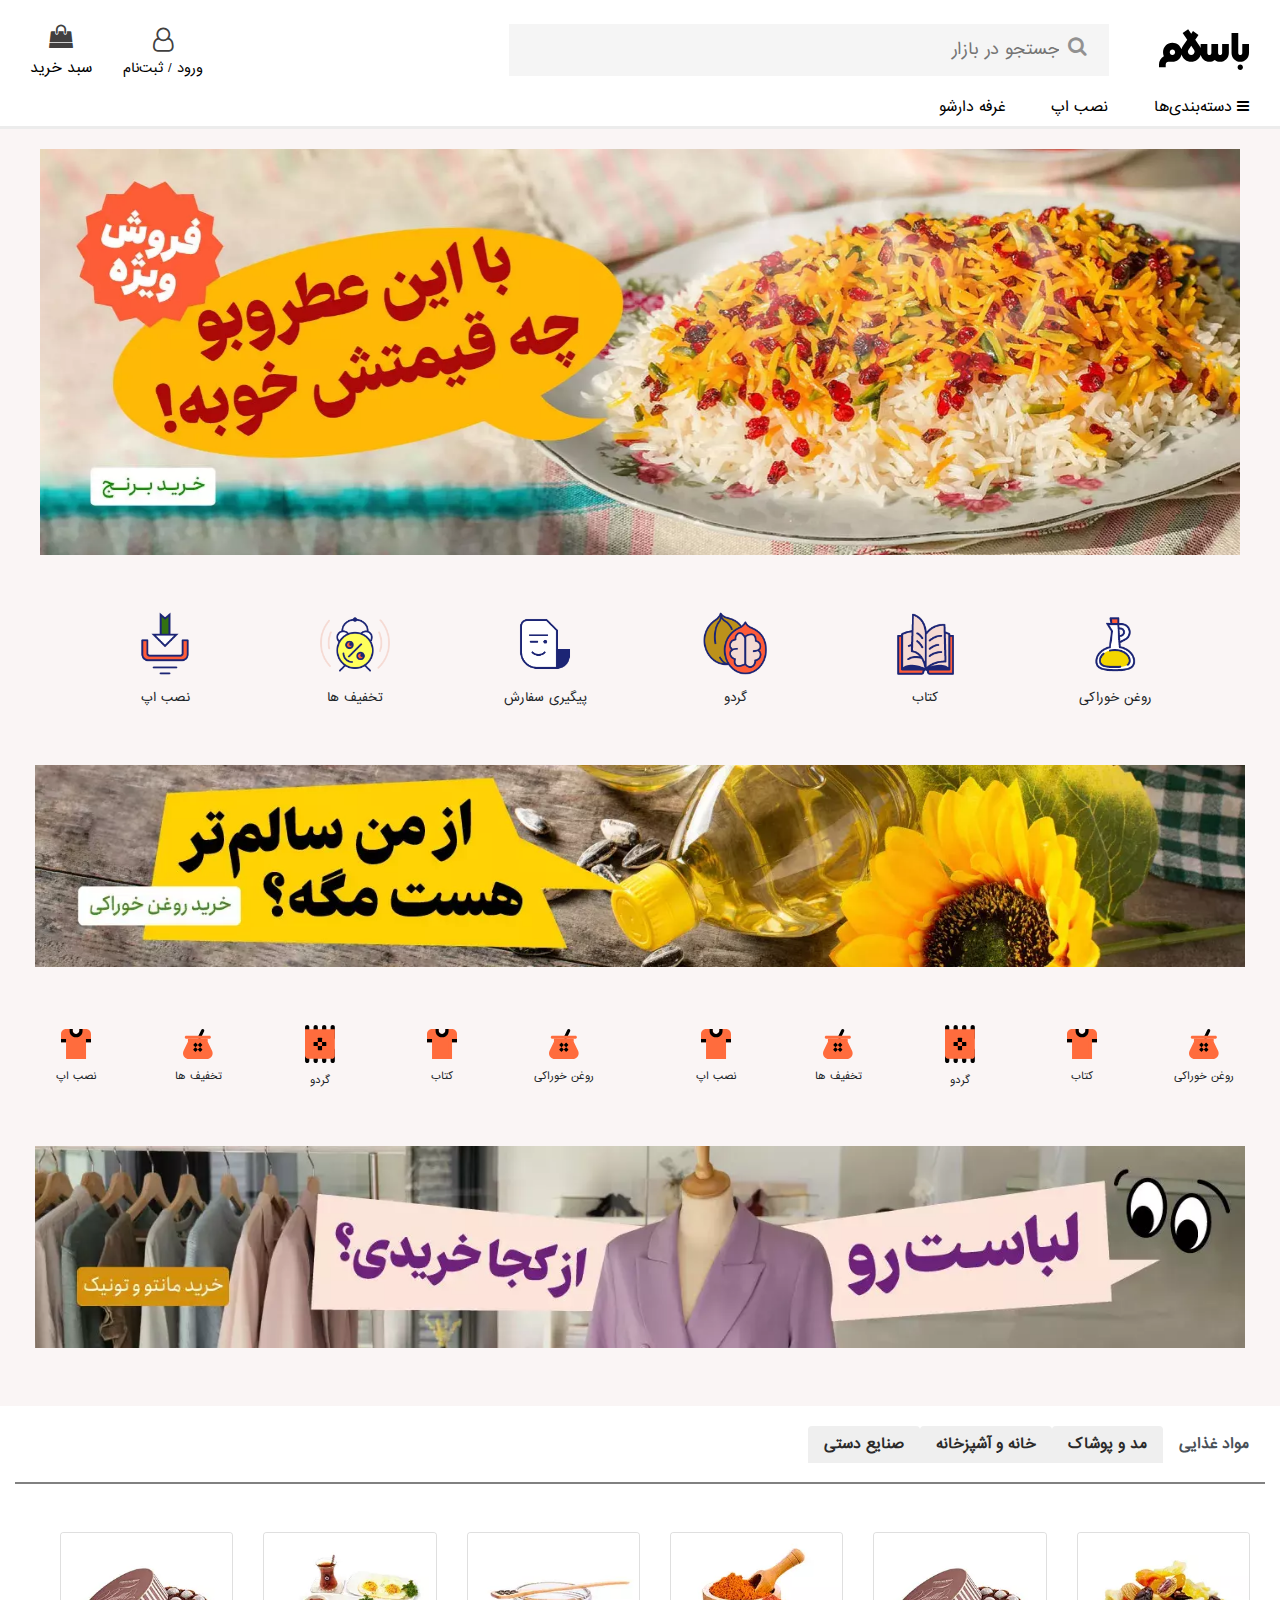
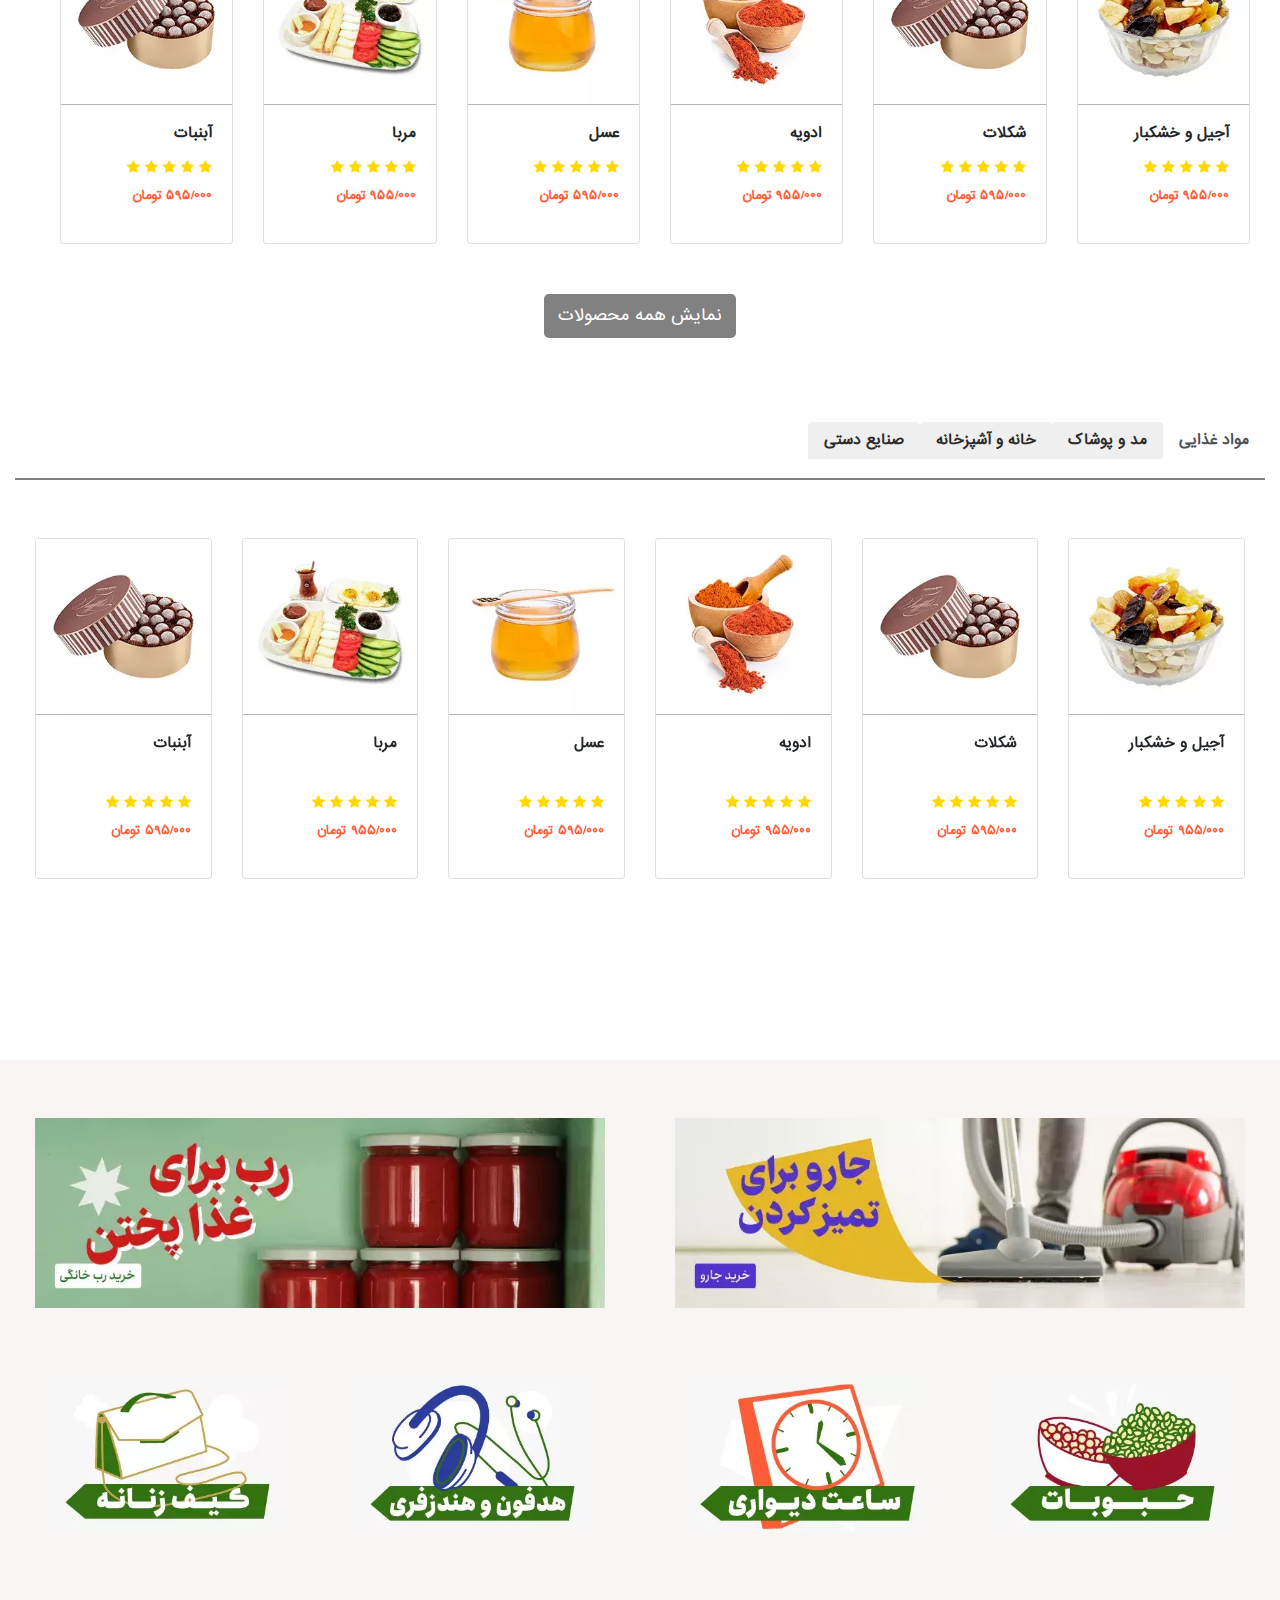
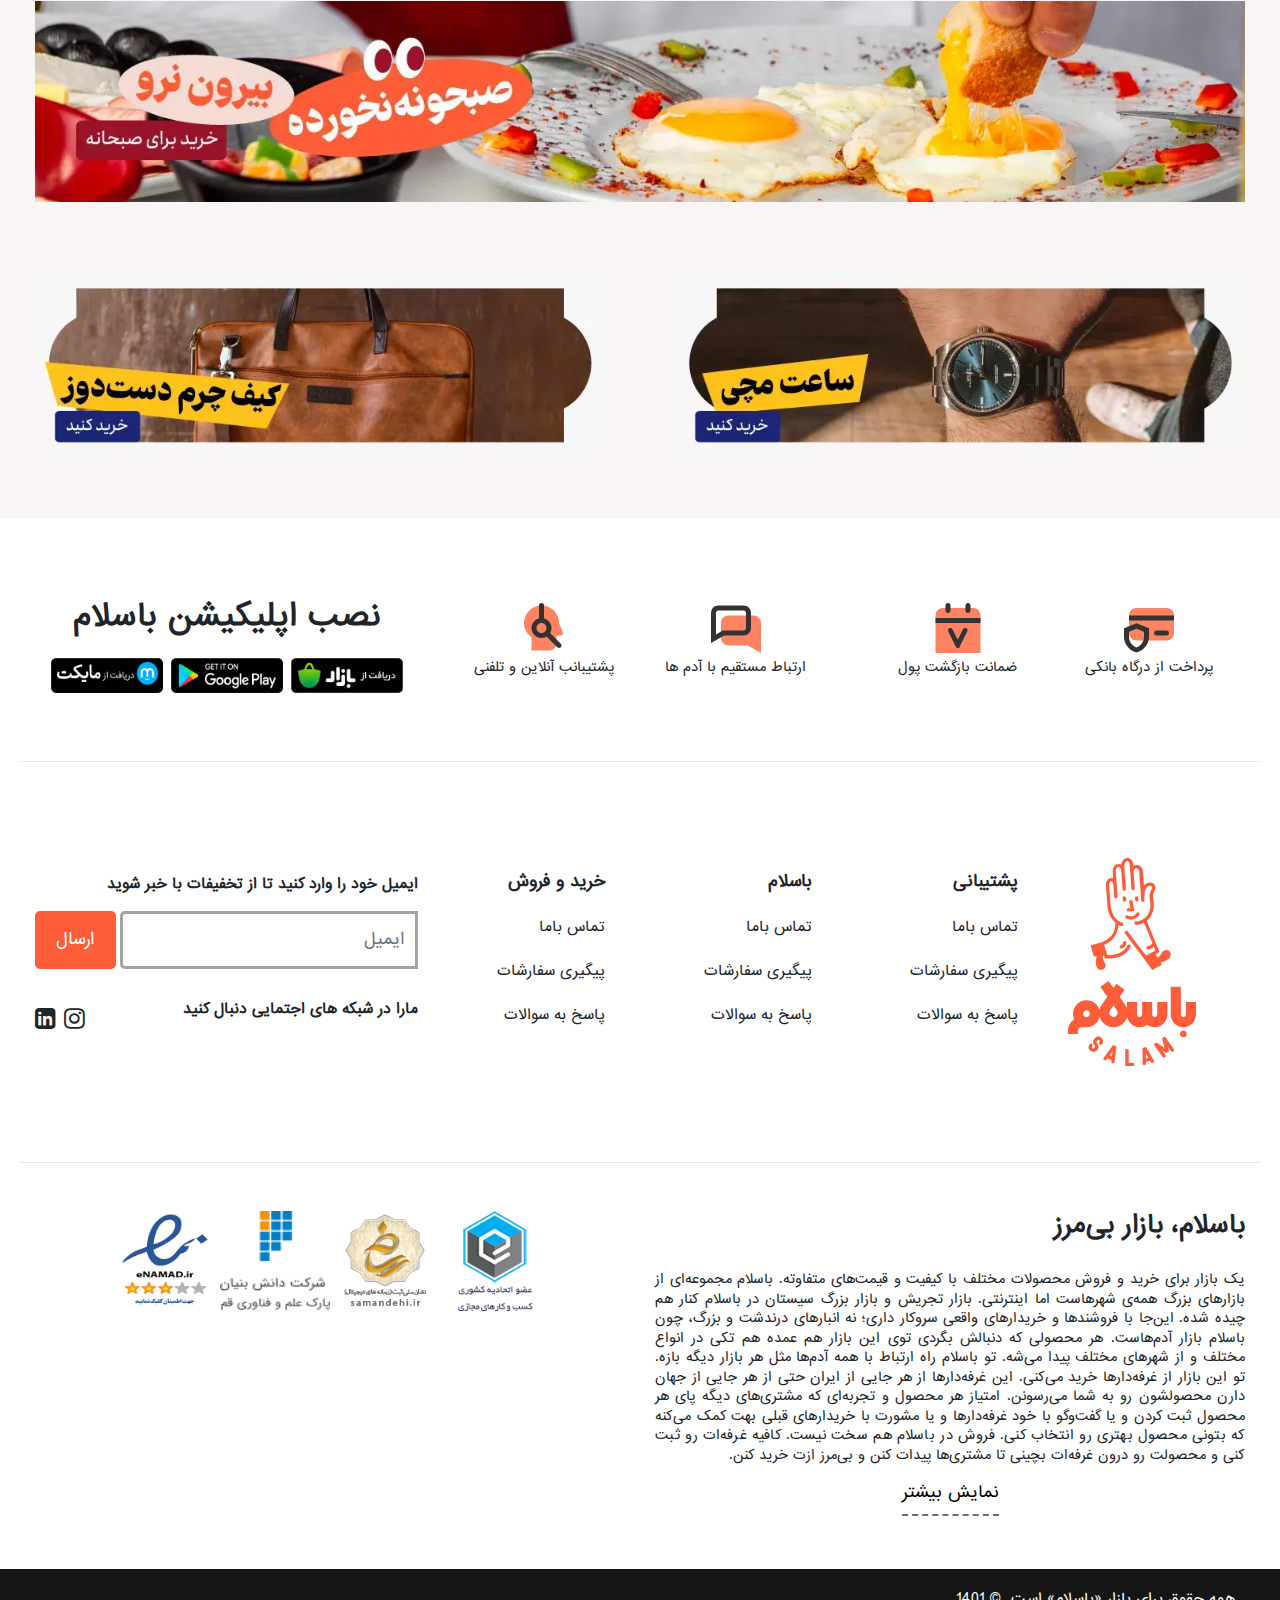
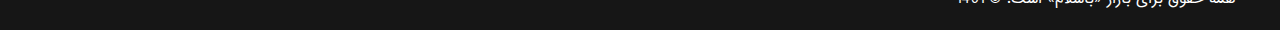
<file: index.html>
<!DOCTYPE html>
<html lang="en">
  <head>
    <meta charset="UTF-8" />
    <meta http-equiv="X-UA-Compatible" content="IE=edge" />
    <meta name="viewport" content="width=device-width, initial-scale=1.0" />
    <link
      href="https://cdn.jsdelivr.net/npm/bootstrap@5.0.2/dist/css/bootstrap.min.css"
      rel="stylesheet"
      integrity="sha384-EVSTQN3/azprG1Anm3QDgpJLIm9Nao0Yz1ztcQTwFspd3yD65VohhpuuCOmLASjC"
      crossorigin="anonymous"
    />
    <link
      rel="stylesheet"
      href="https://cdn.jsdelivr.net/npm/bootstrap@4.0.0/dist/css/bootstrap.min.css"
      integrity="sha384-Gn5384xqQ1aoWXA+058RXPxPg6fy4IWvTNh0E263XmFcJlSAwiGgFAW/dAiS6JXm"
      crossorigin="anonymous"
    />
    <link
      rel="stylesheet"
      href="https://cdnjs.cloudflare.com/ajax/libs/font-awesome/4.7.0/css/font-awesome.min.css"
    />
    <link
      rel="stylesheet"
      href="https://cdn.jsdelivr.net/npm/swiper/swiper-bundle.min.css"
    />
    <link rel="stylesheet" href="homestyle.css" />

    <title>باسلام:بازار بی مرز</title>
  </head>
  <body>
    <!-- start navbar -->
    <div class="container-fluid border-container">
      <ul class="nav pt-4">
        <a class="navbar-brand" href="#"
          ><img
            class="img-logo"
            src="./images/basalam-logotype.34a414e.svg"
            alt="logo..."
        /></a>
        <form class="form-content ml-auto">
          <button class="btn btn-search" type="button">
            <i class="fa fa-search"></i>
          </button>
          <input
            class="input-search text-input"
            type="text"
            id="filter"
            placeholder="جستجو در بازار"
          />
          <span id="filter-count"></span>
          <ul class="filter-list"></ul>
        </form>
        <li class="nav-item link-menu-head">
          <i class="fa fa-user-o icon-nav-menu"></i>
          <a class="nav-link link-nav-style" href="login.html">
            ورود / ثبت‌نام</a
          >
        </li>
        <li class="nav-item link-menu-head">
          <i class="fa fa-shopping-bag icon-nav-menu"></i>
          <a onclick="openNav()" class="nav-link openbtn" href="#"> سبد خرید</a>
          <div id="mySidepanel" class="sidepanel">
            <a href="javascript:void(0)" class="closebtn" onclick="closeNav()"
              >×</a
            >
            <a class="sidebar-head-line" href="#"
              >شما این محصولات انتخاب کرده اید.</a
            >
            <div id="shopping-cart" class="px-2">
              <table id="cart-content" class="table table-style">
                <thead>
                  <tr>
                    <th>تصویر</th>
                    <th>محصول</th>
                    <th>قیمت</th>
                    <th></th>
                  </tr>
                </thead>
                <tbody></tbody>
              </table>
              <a href="#" id="clear-cart" class="btn btn-danger btn-block"
                >پاک کردن</a
              >
            </div>
          </div>
        </li>
      </ul>

      <ul class="nav">
        <li class="nav-item" id="content">
          <a class="nav-link link-nav-mega" href="#"
            ><i class="fa fa-navicon"></i> دسته‌بندی‌ها</a
          >
          <div class="container-fluid" id="content-list">
            <div class="row row-content-style">
              <div class="col-6 col-sm-3">
                <div
                  class="nav flex-column nav-pills"
                  id="v-pills-tab"
                  role="tablist"
                  aria-orientation="vertical"
                >
                  <a
                    class="tab-btn"
                    id="v-pills-home-tab"
                    data-toggle="pill"
                    href="#v-pills-home"
                    role="tab"
                    aria-controls="v-pills-home"
                    aria-selected="true"
                    ><img
                      class="img-icon"
                      src="./images/a1.svg"
                      alt="image..."
                    />
                    مواد غذایی
                    <i class="fa fa-angle-left"></i>
                  </a>
                  <a
                    class="tab-btn"
                    id="v-pills-profile-tab"
                    data-toggle="pill"
                    href="#v-pills-profile"
                    role="tab"
                    aria-controls="v-pills-profile"
                    aria-selected="false"
                    ><img
                      class="img-icon"
                      src="./images/a2.svg"
                      alt="image..." />
                    مد و پوشاک
                    <i class="fa fa-angle-left"></i
                  ></a>
                  <a
                    class="tab-btn"
                    id="v-pills-messages-tab"
                    data-toggle="pill"
                    href="#v-pills-messages"
                    role="tab"
                    aria-controls="v-pills-messages"
                    aria-selected="false"
                    ><img
                      class="img-icon"
                      src="./images/a3.svg"
                      alt="image..." />
                    خانه و آشپزخانه
                    <i class="fa fa-angle-left"></i
                  ></a>
                  <a
                    class="tab-btn"
                    id="v-pills-settings-tab"
                    data-toggle="pill"
                    href="#v-pills-settings"
                    role="tab"
                    aria-controls="v-pills-settings"
                    aria-selected="false"
                    ><img
                      class="img-icon"
                      src="./images/a4.svg"
                      alt="image..." />
                    صنایع دستی
                    <i class="fa fa-angle-left"></i
                  ></a>
                </div>
              </div>
              <div class="col-6 col-sm-9 tab-content" id="v-pills-tabContent">
                <div class="container-fluid">
                  <div
                    class="row tab-pane fade show active"
                    id="v-pills-home"
                    role="tabpanel"
                    aria-labelledby="v-pills-home-tab"
                  >
                    <div class="col-sm-3 border-right">
                      <ul>
                        <a href="#" class="head-tab-style"> خوار و بار </a>
                        <a href="#" class="list-group-item-style"> برنج </a>
                        <a href="#" class="list-group-item-style"
                          >حبوبات و سویا</a
                        >
                        <a href="#" class="list-group-item-style"
                          >روغن خوراکی</a
                        >
                        <a href="#" class="list-group-item-style">قند و شکر</a>
                        <a href="#" class="list-group-item-style">ماکارونی</a>
                        <a href="#" class="list-group-item-style">غلات</a>
                      </ul>
                      <ul>
                        <a href="#" class="head-tab-style"> خوار و بار </a>
                        <a href="#" class="list-group-item-style"> برنج </a>
                      </ul>
                    </div>
                    <div class="col-sm-3">
                      <ul>
                        <a href="#" class="head-tab-style">آجیل و خشکبار</a>
                        <a href="#" class="list-group-item-style"> برنج </a>
                        <a href="#" class="list-group-item-style"
                          >حبوبات و سویا</a
                        >
                        <a href="#" class="list-group-item-style"
                          >روغن خوراکی</a
                        >
                        <a href="#" class="list-group-item-style">قند و شکر</a>
                        <a href="#" class="list-group-item-style">ماکارونی</a>
                        <a href="#" class="list-group-item-style">غلات</a>
                      </ul>
                    </div>
                    <div class="col-sm-3">
                      <ul>
                        <a href="#" class="head-tab-style">تنقلات و شیرینی</a>
                        <a href="#" class="list-group-item-style"> برنج </a>
                        <a href="#" class="list-group-item-style"
                          >حبوبات و سویا</a
                        >
                        <a href="#" class="list-group-item-style"
                          >روغن خوراکی</a
                        >
                        <a href="#" class="list-group-item-style">قند و شکر</a>
                        <a href="#" class="list-group-item-style">ماکارونی</a>
                        <a href="#" class="list-group-item-style">غلات</a>
                      </ul>
                    </div>
                    <div class="col-sm-3">
                      <ul>
                        <a href="#" class="head-tab-style">ادویه و چاشنی</a>
                        <a href="#" class="list-group-item-style"> برنج </a>
                        <a href="#" class="list-group-item-style"
                          >حبوبات و سویا</a
                        >
                        <a href="#" class="list-group-item-style"
                          >روغن خوراکی</a
                        >
                        <a href="#" class="list-group-item-style">قند و شکر</a>
                        <a href="#" class="list-group-item-style">ماکارونی</a>
                        <a href="#" class="list-group-item-style">غلات</a>
                      </ul>
                    </div>
                  </div>
                  <div
                    class="row tab-pane fade top-style"
                    id="v-pills-profile"
                    role="tabpanel"
                    aria-labelledby="v-pills-profile-tab"
                  >
                    <div class="col-sm-3 border-right">
                      <ul>
                        <a href="#" class="head-tab-style">زنانه</a>
                        <a href="#" class="list-group-item-style"
                          >لوز، پیراهن و شومیز زنانه</a
                        >
                        <a href="#" class="list-group-item-style"
                          >تاپ و تیشرت زنانه</a
                        >
                        <a href="#" class="list-group-item-style"
                          >باس زیر زنانه</a
                        >
                        <a href="#" class="list-group-item-style"
                          >لباس راحتی و خواب زنانه</a
                        >
                        <a href="#" class="list-group-item-style"
                          >شلوار و سرهمی زنانه</a
                        >
                        <a href="#" class="list-group-item-style"
                          >مانتو و تونیک</a
                        >
                      </ul>
                    </div>
                    <div class="col-sm-3">
                      <ul>
                        <a href="#" class="head-tab-style">مردانه</a>
                        <a href="#" class="list-group-item-style"
                          >لوز، پیراهن و شومیز زنانه</a
                        >
                        <a href="#" class="list-group-item-style"
                          >تاپ و تیشرت زنانه</a
                        >
                        <a href="#" class="list-group-item-style"
                          >باس زیر زنانه</a
                        >
                        <a href="#" class="list-group-item-style"
                          >لباس راحتی و خواب زنانه</a
                        >
                        <a href="#" class="list-group-item-style"
                          >شلوار و سرهمی زنانه</a
                        >
                        <a href="#" class="list-group-item-style"
                          >مانتو و تونیک</a
                        >
                      </ul>
                    </div>
                    <div class="col-sm-3">
                      <ul>
                        <a href="#" class="head-tab-style">دخترانه</a>
                        <a href="#" class="list-group-item-style"
                          >لوز، پیراهن و شومیز زنانه</a
                        >
                        <a href="#" class="list-group-item-style"
                          >تاپ و تیشرت زنانه</a
                        >
                        <a href="#" class="list-group-item-style"
                          >باس زیر زنانه</a
                        >
                        <a href="#" class="list-group-item-style"
                          >لباس راحتی و خواب زنانه</a
                        >
                        <a href="#" class="list-group-item-style"
                          >شلوار و سرهمی زنانه</a
                        >
                        <a href="#" class="list-group-item-style"
                          >مانتو و تونیک</a
                        >
                      </ul>
                    </div>
                    <div class="col-sm-3">
                      <ul>
                        <a href="#" class="head-tab-style">پسرانه</a>
                        <a href="#" class="list-group-item-style"
                          >لوز، پیراهن و شومیز زنانه</a
                        >
                        <a href="#" class="list-group-item-style"
                          >تاپ و تیشرت زنانه</a
                        >
                        <a href="#" class="list-group-item-style"
                          >باس زیر زنانه</a
                        >
                        <a href="#" class="list-group-item-style"
                          >لباس راحتی و خواب زنانه</a
                        >
                        <a href="#" class="list-group-item-style"
                          >شلوار و سرهمی زنانه</a
                        >
                        <a href="#" class="list-group-item-style"
                          >مانتو و تونیک</a
                        >
                      </ul>
                    </div>
                  </div>
                  <div
                    class="row tab-pane fade top-style"
                    id="v-pills-messages"
                    role="tabpanel"
                    aria-labelledby="v-pills-messages-tab"
                  >
                    <div class="col-sm-3 border-right">
                      <ul>
                        <a href="#" class="head-tab-style">لوازم آشپزخانه</a>
                        <a href="#" class="list-group-item-style"
                          >لوازم پخت و پز</a
                        >
                        <a href="#" class="list-group-item-style"
                          >ظروف آشپزخانه</a
                        >
                        <a href="#" class="list-group-item-style"
                          >لوازم تهیه و سرو چای</a
                        >
                        <a href="#" class="list-group-item-style"
                          >ظروف سرو و پذیرایی</a
                        >
                        <a href="#" class="list-group-item-style"
                          >فلاسک، کلمن و ماگ</a
                        >
                        <a href="#" class="list-group-item-style"
                          >ابزار قنادی</a
                        >
                      </ul>
                    </div>
                    <div class="col-sm-3">
                      <ul>
                        <a href="#" class="head-tab-style">لوازم برقی</a>
                        <a href="#" class="list-group-item-style"
                          >لوازم پخت و پز</a
                        >
                        <a href="#" class="list-group-item-style"
                          >ظروف آشپزخانه</a
                        >
                        <a href="#" class="list-group-item-style"
                          >لوازم تهیه و سرو چای</a
                        >
                        <a href="#" class="list-group-item-style"
                          >ظروف سرو و پذیرایی</a
                        >
                        <a href="#" class="list-group-item-style"
                          >فلاسک، کلمن و ماگ</a
                        >
                        <a href="#" class="list-group-item-style"
                          >ابزار قنادی</a
                        >
                      </ul>
                    </div>
                    <div class="col-sm-3">
                      <ul>
                        <a href="#" class="head-tab-style">دکوری</a>
                        <a href="#" class="list-group-item-style"
                          >لوازم پخت و پز</a
                        >
                        <a href="#" class="list-group-item-style"
                          >ظروف آشپزخانه</a
                        >
                        <a href="#" class="list-group-item-style"
                          >لوازم تهیه و سرو چای</a
                        >
                        <a href="#" class="list-group-item-style"
                          >ظروف سرو و پذیرایی</a
                        >
                        <a href="#" class="list-group-item-style"
                          >فلاسک، کلمن و ماگ</a
                        >
                        <a href="#" class="list-group-item-style"
                          >ابزار قنادی</a
                        >
                      </ul>
                    </div>
                    <div class="col-sm-3">
                      <ul>
                        <a href="#" class="head-tab-style">میز و صندلی</a>
                        <a href="#" class="list-group-item-style"
                          >لوازم پخت و پز</a
                        >
                        <a href="#" class="list-group-item-style"
                          >ظروف آشپزخانه</a
                        >
                        <a href="#" class="list-group-item-style"
                          >لوازم تهیه و سرو چای</a
                        >
                        <a href="#" class="list-group-item-style"
                          >ظروف سرو و پذیرایی</a
                        >
                        <a href="#" class="list-group-item-style"
                          >فلاسک، کلمن و ماگ</a
                        >
                        <a href="#" class="list-group-item-style"
                          >ابزار قنادی</a
                        >
                      </ul>
                    </div>
                  </div>
                  <div
                    class="row tab-pane fade top-style"
                    id="v-pills-settings"
                    role="tabpanel"
                    aria-labelledby="v-pills-settings-tab"
                  >
                    <div class="col-sm-3 border-right">
                      <ul>
                        <a href="#" class="head-tab-style">سفال و کاشی</a>
                        <a href="#" class="list-group-item-style"
                          >ظروف سرامیکی</a
                        >
                        <a href="#" class="list-group-item-style">ظروف سفالی</a>
                        <a href="#" class="list-group-item-style"
                          >دکوراتیو سفالی و سرامیکی</a
                        >
                        <a href="#" class="list-group-item-style"
                          >کاشی و سرامیک</a
                        >
                        <a href="#" class="list-group-item-style">سرامیک</a>
                        <a href="#" class="list-group-item-style">کاشی</a>
                      </ul>
                    </div>
                    <div class="col-sm-3">
                      <ul>
                        <a href="#" class="head-tab-style"
                          >صنایع دستی پارچه ای</a
                        >
                        <a href="#" class="list-group-item-style"
                          >ظروف سرامیکی</a
                        >
                        <a href="#" class="list-group-item-style">ظروف سفالی</a>
                        <a href="#" class="list-group-item-style"
                          >دکوراتیو سفالی و سرامیکی</a
                        >
                        <a href="#" class="list-group-item-style"
                          >کاشی و سرامیک</a
                        >
                        <a href="#" class="list-group-item-style">سرامیک</a>
                        <a href="#" class="list-group-item-style">کاشی</a>
                      </ul>
                    </div>
                    <div class="col-sm-3">
                      <ul>
                        <a href="#" class="head-tab-style">صنایع دستی فلزی</a>
                        <a href="#" class="list-group-item-style"
                          >ظروف سرامیکی</a
                        >
                        <a href="#" class="list-group-item-style">ظروف سفالی</a>
                        <a href="#" class="list-group-item-style"
                          >دکوراتیو سفالی و سرامیکی</a
                        >
                        <a href="#" class="list-group-item-style"
                          >کاشی و سرامیک</a
                        >
                        <a href="#" class="list-group-item-style">سرامیک</a>
                        <a href="#" class="list-group-item-style">کاشی</a>
                      </ul>
                    </div>
                    <div class="col-sm-3">
                      <ul>
                        <a href="#" class="head-tab-style">صنایع دستی سنگی</a>
                        <a href="#" class="list-group-item-style"
                          >ظروف سرامیکی</a
                        >
                        <a href="#" class="list-group-item-style">ظروف سفالی</a>
                        <a href="#" class="list-group-item-style"
                          >دکوراتیو سفالی و سرامیکی</a
                        >
                        <a href="#" class="list-group-item-style"
                          >کاشی و سرامیک</a
                        >
                        <a href="#" class="list-group-item-style">سرامیک</a>
                        <a href="#" class="list-group-item-style">کاشی</a>
                      </ul>
                    </div>
                  </div>
                </div>
              </div>
            </div>
          </div>
        </li>
        <li class="nav-item">
          <a class="nav-link link-nav-mega" href="pageApp.html">نصب اپ</a>
        </li>
        <li class="nav-item">
          <a class="nav-link link-nav-mega" href="./landing.html">غرفه دارشو</a>
        </li>
      </ul>
    </div>
    <!-- end navbar -->

    <!-- start slide one -->
    <div
      id="demo"
      class="carousel slide carousel-fade carousel-style"
      data-ride="carousel"
    >
      <!-- Indicators -->

      <div class="carousel-inner">
        <div class="carousel-item active" data-bs-interval="2000">
          <img src="./images/head-slide.jpg" alt="Los Angeles" />
        </div>
        <div class="carousel-item" data-bs-interval="2000">
          <img src="./images/banner-slider-two.webp" alt="Chicago" />
        </div>
      </div>
    </div>
    <!-- end slide one -->

    <!-- start content -->
    <div class="container my-4">
      <div class="row">
        <div class="col-2 img-icon-baner">
          <img class="img-icon-style" src="./images/b6.png" alt="image..." />
          <span class="text-icon">روغن خوراکی</span>
        </div>
        <div class="col-2 img-icon-baner">
          <img class="img-icon-style" src="./images/b5.png" alt="image..." />
          <span class="text-icon">کتاب</span>
        </div>
        <div class="col-2 img-icon-baner">
          <img class="img-icon-style" src="./images/b4.png" alt="image..." />
          <span class="text-icon">گردو</span>
        </div>
        <div class="col-2 img-icon-baner">
          <img class="img-icon-style" src="./images/b3.png" alt="image..." />
          <span class="text-icon">پیگیری سفارش</span>
        </div>
        <div class="col-2 img-icon-baner">
          <img class="img-icon-style" src="./images/b2.png" alt="image..." />
          <span class="text-icon">تخفیف ها</span>
        </div>
        <div class="col-2 img-icon-baner">
          <img class="img-icon-style" src="./images/b1.png" alt="image..." />
          <span class="text-icon">نصب اپ</span>
        </div>
      </div>
    </div>

    <div class="container-fluid my-5">
      <div class="row">
        <div class="col-12">
          <img class="banner-img" src="./images/b10.jpg" alt="banner..." />
        </div>
      </div>
    </div>
    <div class="container-fluid my-4">
      <div class="row">
        <div class="col-md-6 d-flex flex-row">
          <div class="col img-icon-baner">
            <img
              class="img-icon-style-two"
              src="./images/a1.svg"
              alt="image..."
            />
            <span class="text-icon-two">روغن خوراکی</span>
          </div>
          <div class="col img-icon-baner">
            <img
              class="img-icon-style-two"
              src="./images/a2.svg"
              alt="image..."
            />
            <span class="text-icon-two">کتاب</span>
          </div>
          <div class="col img-icon-baner">
            <img
              class="img-icon-style-two"
              src="./images/a3.svg"
              alt="image..."
            />
            <span class="text-icon-two">گردو</span>
          </div>
          <div class="col img-icon-baner">
            <img
              class="img-icon-style-two"
              src="./images/a1.svg"
              alt="image..."
            />
            <span class="text-icon-two">تخفیف ها</span>
          </div>
          <div class="col img-icon-baner">
            <img
              class="img-icon-style-two"
              src="./images/a2.svg"
              alt="image..."
            />
            <span class="text-icon-two">نصب اپ</span>
          </div>
        </div>
        <div class="col-md-6 d-flex flex-row">
          <div class="col img-icon-baner">
            <img
              class="img-icon-style-two"
              src="./images/a1.svg"
              alt="image..."
            />
            <span class="text-icon-two">روغن خوراکی</span>
          </div>
          <div class="col img-icon-baner">
            <img
              class="img-icon-style-two"
              src="./images/a2.svg"
              alt="image..."
            />
            <span class="text-icon-two">کتاب</span>
          </div>
          <div class="col img-icon-baner">
            <img
              class="img-icon-style-two"
              src="./images/a3.svg"
              alt="image..."
            />
            <span class="text-icon-two">گردو</span>
          </div>
          <div class="col img-icon-baner">
            <img
              class="img-icon-style-two"
              src="./images/a1.svg"
              alt="image..."
            />
            <span class="text-icon-two">تخفیف ها</span>
          </div>
          <div class="col img-icon-baner">
            <img
              class="img-icon-style-two"
              src="./images/a2.svg"
              alt="image..."
            />
            <span class="text-icon-two">نصب اپ</span>
          </div>
        </div>
      </div>
    </div>
    <div class="container-fluid my-5">
      <div class="row">
        <div class="col-12">
          <img class="banner-img" src="./images/banner-2.jpg" alt="banner..." />
        </div>
      </div>
    </div>

    <!-- start product -->
    <div class="container-fluid bg-white">
      <ul class="nav nav-tabs nav-tabs-style me-2" id="myTab" role="tablist">
        <li class="nav-item" role="presentation">
          <button
            class="nav-link btn-tab-style active border-0"
            id="home-tab"
            data-bs-toggle="tab"
            data-bs-target="#home"
            type="button"
            role="tab"
            aria-controls="home"
            aria-selected="true"
          >
            مواد غذایی
          </button>
        </li>
        <li class="nav-item" role="presentation">
          <button
            class="nav-link btn-tab-style border-0"
            id="profile-tab"
            data-bs-toggle="tab"
            data-bs-target="#profile"
            type="button"
            role="tab"
            aria-controls="profile"
            aria-selected="false"
          >
            مد و پوشاک
          </button>
        </li>
        <li class="nav-item" role="presentation">
          <button
            class="nav-link btn-tab-style border-0"
            id="contact-tab"
            data-bs-toggle="tab"
            data-bs-target="#contact"
            type="button"
            role="tab"
            aria-controls="contact"
            aria-selected="false"
          >
            خانه و آشپزخانه
          </button>
        </li>
        <li class="nav-item" role="presentation">
          <button
            class="nav-link btn-tab-style border-0"
            id="hand-tab"
            data-bs-toggle="tab"
            data-bs-target="#contactP"
            type="button"
            role="tab"
            aria-controls="contactP"
            aria-selected="false"
          >
            صنایع دستی
          </button>
        </li>
      </ul>
      <div class="tab-content py-5 w-100" id="myTabContent">
        <div
          class="tab-pane fade show active"
          id="home"
          role="tabpanel"
          aria-labelledby="home-tab"
        >
          <div class="container-fluid">
            <div class="row w-100">
              <div class="col-lg-2 col-md-3 col-sm-6 mb-3">
                <div class="card">
                  <div class="icon-shop" id="shop-icon">
                    <a
                      href="#"
                      class="add-to-cart"
                      data-id="1"
                      data-toggle="tooltip"
                      data-placement="right"
                      title="افزودن به سبد خرید"
                      ><i class="fa fa-shopping-cart"></i
                    ></a>
                    <i class="fa fa-user tik"></i>
                    <i class="fa fa-star tik"></i>
                    <i class="fa fa-heart tik"></i>
                  </div>
                  <img src="./images/c1.jpg" class="card-img-top" alt="..." />
                  <div class="card-body info-card">
                    <h4 class="card-title card-title-style">آجیل و خشکبار</h4>
                    <div class="star-icon">
                      <i class="fa fa-star"></i>
                      <i class="fa fa-star"></i>
                      <i class="fa fa-star"></i>
                      <i class="fa fa-star"></i>
                      <i class="fa fa-star"></i>
                    </div>
                    <p class="text-card price">
                      <span class="text-red">۹۵۵/۰۰۰ تومان</span>
                    </p>
                  </div>
                </div>
              </div>
              <div class="col-lg-2 col-md-3 col-sm-6 mb-3">
                <div class="card">
                  <div class="icon-shop" id="shop-icon">
                    <a
                      href="#"
                      class="add-to-cart"
                      data-id="2"
                      data-toggle="tooltip"
                      data-placement="right"
                      title="افزودن به سبد خرید"
                      ><i class="fa fa-shopping-cart"></i
                    ></a>
                    <i class="fa fa-user tik"></i>
                    <i class="fa fa-star tik"></i>
                    <i class="fa fa-heart tik"></i>
                  </div>
                  <img src="./images/c2.jpg" class="card-img-top" alt="..." />
                  <div class="card-body info-card">
                    <h4 class="card-title card-title-style">شکلات</h4>
                    <div class="star-icon">
                      <i class="fa fa-star"></i>
                      <i class="fa fa-star"></i>
                      <i class="fa fa-star"></i>
                      <i class="fa fa-star"></i>
                      <i class="fa fa-star"></i>
                    </div>
                    <p class="text-card price">
                      <span class="text-red">۵۹۵/۰۰۰ تومان</span>
                    </p>
                  </div>
                </div>
              </div>
              <div class="col-lg-2 col-md-3 col-sm-6 mb-3">
                <div class="card">
                  <div class="icon-shop" id="shop-icon">
                    <a
                      href="#"
                      class="add-to-cart"
                      data-id="3"
                      data-toggle="tooltip"
                      data-placement="right"
                      title="افزودن به سبد خرید"
                      ><i class="fa fa-shopping-cart"></i
                    ></a>
                    <i class="fa fa-user tik"></i>
                    <i class="fa fa-star tik"></i>
                    <i class="fa fa-heart tik"></i>
                  </div>
                  <img src="./images/c3.jpg" class="card-img-top" alt="..." />
                  <div class="card-body info-card">
                    <h4 class="card-title card-title-style">ادویه</h4>
                    <div class="star-icon">
                      <i class="fa fa-star"></i>
                      <i class="fa fa-star"></i>
                      <i class="fa fa-star"></i>
                      <i class="fa fa-star"></i>
                      <i class="fa fa-star"></i>
                    </div>
                    <p class="text-card price">
                      <span class="text-red">۹۵۵/۰۰۰ تومان</span>
                    </p>
                  </div>
                </div>
              </div>
              <div class="col-lg-2 col-md-3 col-sm-6 mb-3">
                <div class="card">
                  <div class="icon-shop" id="shop-icon">
                    <a
                      href="#"
                      class="add-to-cart"
                      data-id="4"
                      data-toggle="tooltip"
                      data-placement="right"
                      title="افزودن به سبد خرید"
                      ><i class="fa fa-shopping-cart"></i
                    ></a>
                    <i class="fa fa-user tik"></i>
                    <i class="fa fa-star tik"></i>
                    <i class="fa fa-heart tik"></i>
                  </div>
                  <img src="./images/c4.jpg" class="card-img-top" alt="..." />
                  <div class="card-body info-card">
                    <h4 class="card-title card-title-style">عسل</h4>
                    <div class="star-icon">
                      <i class="fa fa-star"></i>
                      <i class="fa fa-star"></i>
                      <i class="fa fa-star"></i>
                      <i class="fa fa-star"></i>
                      <i class="fa fa-star"></i>
                    </div>
                    <p class="text-card price">
                      <span class="text-red">۵۹۵/۰۰۰ تومان</span>
                    </p>
                  </div>
                </div>
              </div>
              <div class="col-lg-2 col-md-3 col-sm-6 mb-3">
                <div class="card">
                  <div class="icon-shop" id="shop-icon">
                    <a
                      href="#"
                      class="add-to-cart"
                      data-id="5"
                      data-toggle="tooltip"
                      data-placement="right"
                      title="افزودن به سبد خرید"
                      ><i class="fa fa-shopping-cart"></i
                    ></a>
                    <i class="fa fa-user tik"></i>
                    <i class="fa fa-star tik"></i>
                    <i class="fa fa-heart tik"></i>
                  </div>
                  <img src="./images/c5.jpg" class="card-img-top" alt="..." />
                  <div class="card-body info-card">
                    <h4 class="card-title card-title-style">مربا</h4>
                    <div class="star-icon">
                      <i class="fa fa-star"></i>
                      <i class="fa fa-star"></i>
                      <i class="fa fa-star"></i>
                      <i class="fa fa-star"></i>
                      <i class="fa fa-star"></i>
                    </div>
                    <p class="text-card price">
                      <span class="text-red">۹۵۵/۰۰۰ تومان</span>
                    </p>
                  </div>
                </div>
              </div>
              <div class="col-lg-2 col-md-3 col-sm-6 mb-3">
                <div class="card">
                  <div class="icon-shop" id="shop-icon">
                    <a
                      href="#"
                      class="add-to-cart"
                      data-id="6"
                      data-toggle="tooltip"
                      data-placement="right"
                      title="افزودن به سبد خرید"
                      ><i class="fa fa-shopping-cart"></i
                    ></a>
                    <i class="fa fa-user tik"></i>
                    <i class="fa fa-star tik"></i>
                    <i class="fa fa-heart tik"></i>
                  </div>
                  <img src="./images/c2.jpg" class="card-img-top" alt="..." />
                  <div class="card-body info-card">
                    <h4 class="card-title card-title-style">آبنبات</h4>
                    <div class="star-icon">
                      <i class="fa fa-star"></i>
                      <i class="fa fa-star"></i>
                      <i class="fa fa-star"></i>
                      <i class="fa fa-star"></i>
                      <i class="fa fa-star"></i>
                    </div>
                    <p class="text-card price">
                      <span class="text-red">۵۹۵/۰۰۰ تومان</span>
                    </p>
                  </div>
                </div>
              </div>
            </div>
          </div>
          <div class="container-fluid collapse" id="collapseExampleProduct">
            <div class="row d-flex flex-row w-100">
              <div class="col-lg-2 col-md-3 col-sm-6 mb-3">
                <div class="card">
                  <div class="icon-shop" id="shop-icon">
                    <a
                      href="#"
                      class="add-to-cart"
                      data-id="31"
                      data-toggle="tooltip"
                      data-placement="right"
                      title="افزودن به سبد خرید"
                      ><i class="fa fa-shopping-cart"></i
                    ></a>
                    <i class="fa fa-user tik"></i>
                    <i class="fa fa-star tik"></i>
                    <i class="fa fa-heart tik"></i>
                  </div>
                  <img src="./images/c1.jpg" class="card-img-top" alt="..." />
                  <div class="card-body info-card">
                    <h4 class="card-title card-title-style">آجیل و خشکبار</h4>
                    <div class="star-icon">
                      <i class="fa fa-star"></i>
                      <i class="fa fa-star"></i>
                      <i class="fa fa-star"></i>
                      <i class="fa fa-star"></i>
                      <i class="fa fa-star"></i>
                    </div>
                    <p class="text-card price">
                      <span class="text-red">۹۵۵/۰۰۰ تومان</span>
                    </p>
                  </div>
                </div>
              </div>
              <div class="col-lg-2 col-md-3 col-sm-6 mb-3">
                <div class="card">
                  <div class="icon-shop" id="shop-icon">
                    <a
                      href="#"
                      class="add-to-cart"
                      data-id="32"
                      data-toggle="tooltip"
                      data-placement="right"
                      title="افزودن به سبد خرید"
                      ><i class="fa fa-shopping-cart"></i
                    ></a>
                    <i class="fa fa-user tik"></i>
                    <i class="fa fa-star tik"></i>
                    <i class="fa fa-heart tik"></i>
                  </div>
                  <img src="./images/c2.jpg" class="card-img-top" alt="..." />
                  <div class="card-body info-card">
                    <h4 class="card-title card-title-style">شکلات</h4>
                    <div class="star-icon">
                      <i class="fa fa-star"></i>
                      <i class="fa fa-star"></i>
                      <i class="fa fa-star"></i>
                      <i class="fa fa-star"></i>
                      <i class="fa fa-star"></i>
                    </div>
                    <p class="text-card price">
                      <span class="text-red">۵۹۵/۰۰۰ تومان</span>
                    </p>
                  </div>
                </div>
              </div>
              <div class="col-lg-2 col-md-3 col-sm-6 mb-3">
                <div class="card">
                  <div class="icon-shop" id="shop-icon">
                    <a
                      href="#"
                      class="add-to-cart"
                      data-id="33"
                      data-toggle="tooltip"
                      data-placement="right"
                      title="افزودن به سبد خرید"
                      ><i class="fa fa-shopping-cart"></i
                    ></a>
                    <i class="fa fa-user tik"></i>
                    <i class="fa fa-star tik"></i>
                    <i class="fa fa-heart tik"></i>
                  </div>
                  <img src="./images/c3.jpg" class="card-img-top" alt="..." />
                  <div class="card-body info-card">
                    <h4 class="card-title card-title-style">ادویه</h4>
                    <div class="star-icon">
                      <i class="fa fa-star"></i>
                      <i class="fa fa-star"></i>
                      <i class="fa fa-star"></i>
                      <i class="fa fa-star"></i>
                      <i class="fa fa-star"></i>
                    </div>
                    <p class="text-card price">
                      <span class="text-red">۹۵۵/۰۰۰ تومان</span>
                    </p>
                  </div>
                </div>
              </div>
              <div class="col-lg-2 col-md-3 col-sm-6 mb-3">
                <div class="card">
                  <div class="icon-shop" id="shop-icon">
                    <a
                      href="#"
                      class="add-to-cart"
                      data-id="34"
                      data-toggle="tooltip"
                      data-placement="right"
                      title="افزودن به سبد خرید"
                      ><i class="fa fa-shopping-cart"></i
                    ></a>
                    <i class="fa fa-user tik"></i>
                    <i class="fa fa-star tik"></i>
                    <i class="fa fa-heart tik"></i>
                  </div>
                  <img src="./images/c4.jpg" class="card-img-top" alt="..." />
                  <div class="card-body info-card">
                    <h4 class="card-title card-title-style">اول عسل</h4>
                    <div class="star-icon">
                      <i class="fa fa-star"></i>
                      <i class="fa fa-star"></i>
                      <i class="fa fa-star"></i>
                      <i class="fa fa-star"></i>
                      <i class="fa fa-star"></i>
                    </div>
                    <p class="text-card price">
                      <span class="text-red">۵۹۵/۰۰۰ تومان</span>
                    </p>
                  </div>
                </div>
              </div>
              <div class="col-lg-2 col-md-3 col-sm-6 mb-3">
                <div class="card">
                  <div class="icon-shop" id="shop-icon">
                    <a
                      href="#"
                      class="add-to-cart"
                      data-id="35"
                      data-toggle="tooltip"
                      data-placement="right"
                      title="افزودن به سبد خرید"
                      ><i class="fa fa-shopping-cart"></i
                    ></a>
                    <i class="fa fa-user tik"></i>
                    <i class="fa fa-star tik"></i>
                    <i class="fa fa-heart tik"></i>
                  </div>
                  <img src="./images/c5.jpg" class="card-img-top" alt="..." />
                  <div class="card-body info-card">
                    <h4 class="card-title card-title-style">مربا</h4>
                    <div class="star-icon">
                      <i class="fa fa-star"></i>
                      <i class="fa fa-star"></i>
                      <i class="fa fa-star"></i>
                      <i class="fa fa-star"></i>
                      <i class="fa fa-star"></i>
                    </div>
                    <p class="text-card price">
                      <span class="text-red">۹۵۵/۰۰۰ تومان</span>
                    </p>
                  </div>
                </div>
              </div>
              <div class="col-lg-2 col-md-3 col-sm-6 mb-3">
                <div class="card">
                  <div class="icon-shop" id="shop-icon">
                    <a
                      href="#"
                      class="add-to-cart"
                      data-id="36"
                      data-toggle="tooltip"
                      data-placement="right"
                      title="افزودن به سبد خرید"
                      ><i class="fa fa-shopping-cart"></i
                    ></a>
                    <i class="fa fa-user tik"></i>
                    <i class="fa fa-star tik"></i>
                    <i class="fa fa-heart tik"></i>
                  </div>
                  <img src="./images/c2.jpg" class="card-img-top" alt="..." />
                  <div class="card-body info-card">
                    <h4 class="card-title card-title-style">آبنبات</h4>
                    <div class="star-icon">
                      <i class="fa fa-star"></i>
                      <i class="fa fa-star"></i>
                      <i class="fa fa-star"></i>
                      <i class="fa fa-star"></i>
                      <i class="fa fa-star"></i>
                    </div>
                    <p class="text-card price">
                      <span class="text-red">۵۹۵/۰۰۰ تومان</span>
                    </p>
                  </div>
                </div>
              </div>
            </div>
          </div>
          <p
            class="d-flex justify-content-center align-items-center mt-4"
            id="collapse-product"
          >
            <a
              class="btn-text-end-product"
              data-bs-toggle="collapse"
              href="#collapseExampleProduct"
              role="button"
              aria-expanded="false"
              aria-controls="collapseExampleProduct"
            >
              نمایش همه محصولات
            </a>
          </p>
        </div>
        <div
          class="tab-pane fade"
          id="profile"
          role="tabpanel"
          aria-labelledby="profile-tab"
        >
          <div class="container-fluid">
            <div class="row w-100">
              <div class="col-lg-2 col-md-3 col-sm-6 mb-3">
                <div class="card">
                  <div class="icon-shop" id="shop-icon">
                    <a
                      href="#"
                      class="add-to-cart"
                      data-id="7"
                      data-toggle="tooltip"
                      data-placement="right"
                      title="افزودن به سبد خرید"
                      ><i class="fa fa-shopping-cart"></i
                    ></a>
                    <i class="fa fa-user tik"></i>
                    <i class="fa fa-star tik"></i>
                    <i class="fa fa-heart tik"></i>
                  </div>
                  <img src="./images/c6.jpg" class="card-img-top" alt="..." />
                  <div class="card-body info-card">
                    <h4 class="card-title card-title-style">شومیز</h4>
                    <div class="star-icon">
                      <i class="fa fa-star"></i>
                      <i class="fa fa-star"></i>
                      <i class="fa fa-star"></i>
                      <i class="fa fa-star"></i>
                      <i class="fa fa-star"></i>
                    </div>
                    <p class="text-card price">
                      <span class="text-red">۹۵۵/۰۰۰ تومان</span>
                    </p>
                  </div>
                </div>
              </div>
              <div class="col-lg-2 col-md-3 col-sm-6 mb-3">
                <div class="card">
                  <div class="icon-shop" id="shop-icon">
                    <a
                      href="#"
                      class="add-to-cart"
                      data-id="8"
                      data-toggle="tooltip"
                      data-placement="right"
                      title="افزودن به سبد خرید"
                      ><i class="fa fa-shopping-cart"></i
                    ></a>
                    <i class="fa fa-user tik"></i>
                    <i class="fa fa-star tik"></i>
                    <i class="fa fa-heart tik"></i>
                  </div>
                  <img src="./images/c7.jpg" class="card-img-top" alt="..." />
                  <div class="card-body info-card">
                    <h4 class="card-title card-title-style">تاپ</h4>
                    <div class="star-icon">
                      <i class="fa fa-star"></i>
                      <i class="fa fa-star"></i>
                      <i class="fa fa-star"></i>
                      <i class="fa fa-star"></i>
                      <i class="fa fa-star"></i>
                    </div>
                    <p class="text-card price">
                      <span class="text-red">۵۹۵/۰۰۰ تومان</span>
                    </p>
                  </div>
                </div>
              </div>
              <div class="col-lg-2 col-md-3 col-sm-6 mb-3">
                <div class="card">
                  <div class="icon-shop" id="shop-icon">
                    <a
                      href="#"
                      class="add-to-cart"
                      data-id="9"
                      data-toggle="tooltip"
                      data-placement="right"
                      title="افزودن به سبد خرید"
                      ><i class="fa fa-shopping-cart"></i
                    ></a>
                    <i class="fa fa-user tik"></i>
                    <i class="fa fa-star tik"></i>
                    <i class="fa fa-heart tik"></i>
                  </div>
                  <img src="./images/c8.jpg" class="card-img-top" alt="..." />
                  <div class="card-body info-card">
                    <h4 class="card-title card-title-style">شلوار</h4>
                    <div class="star-icon">
                      <i class="fa fa-star"></i>
                      <i class="fa fa-star"></i>
                      <i class="fa fa-star"></i>
                      <i class="fa fa-star"></i>
                      <i class="fa fa-star"></i>
                    </div>
                    <p class="text-card price">
                      <span class="text-red">۹۵۵/۰۰۰ تومان</span>
                    </p>
                  </div>
                </div>
              </div>
              <div class="col-lg-2 col-md-3 col-sm-6 mb-3">
                <div class="card">
                  <div class="icon-shop" id="shop-icon">
                    <a
                      href="#"
                      class="add-to-cart"
                      data-id="10"
                      data-toggle="tooltip"
                      data-placement="right"
                      title="افزودن به سبد خرید"
                      ><i class="fa fa-shopping-cart"></i
                    ></a>
                    <i class="fa fa-user tik"></i>
                    <i class="fa fa-star tik"></i>
                    <i class="fa fa-heart tik"></i>
                  </div>
                  <img src="./images/c9.jpg" class="card-img-top" alt="..." />
                  <div class="card-body info-card">
                    <h4 class="card-title card-title-style">مانتو</h4>
                    <div class="star-icon">
                      <i class="fa fa-star"></i>
                      <i class="fa fa-star"></i>
                      <i class="fa fa-star"></i>
                      <i class="fa fa-star"></i>
                      <i class="fa fa-star"></i>
                    </div>
                    <p class="text-card price">
                      <span class="text-red">۵۹۵/۰۰۰ تومان</span>
                    </p>
                  </div>
                </div>
              </div>
              <div class="col-lg-2 col-md-3 col-sm-6 mb-3">
                <div class="card">
                  <div class="icon-shop" id="shop-icon">
                    <a
                      href="#"
                      class="add-to-cart"
                      data-id="11"
                      data-toggle="tooltip"
                      data-placement="right"
                      title="افزودن به سبد خرید"
                      ><i class="fa fa-shopping-cart"></i
                    ></a>
                    <i class="fa fa-user tik"></i>
                    <i class="fa fa-star tik"></i>
                    <i class="fa fa-heart tik"></i>
                  </div>
                  <img src="./images/c10.jpg" class="card-img-top" alt="..." />
                  <div class="card-body info-card">
                    <h4 class="card-title card-title-style">دامن</h4>
                    <div class="star-icon">
                      <i class="fa fa-star"></i>
                      <i class="fa fa-star"></i>
                      <i class="fa fa-star"></i>
                      <i class="fa fa-star"></i>
                      <i class="fa fa-star"></i>
                    </div>
                    <p class="text-card price">
                      <span class="text-red">۹۵۵/۰۰۰ تومان</span>
                    </p>
                  </div>
                </div>
              </div>
              <div class="col-lg-2 col-md-3 col-sm-6 mb-3">
                <div class="card">
                  <div class="icon-shop" id="shop-icon">
                    <a
                      href="#"
                      class="add-to-cart"
                      data-id="12"
                      data-toggle="tooltip"
                      data-placement="right"
                      title="افزودن به سبد خرید"
                      ><i class="fa fa-shopping-cart"></i
                    ></a>
                    <i class="fa fa-user tik"></i>
                    <i class="fa fa-star tik"></i>
                    <i class="fa fa-heart tik"></i>
                  </div>
                  <img src="./images/c7.jpg" class="card-img-top" alt="..." />
                  <div class="card-body info-card">
                    <h4 class="card-title card-title-style">تی شرت</h4>
                    <div class="star-icon">
                      <i class="fa fa-star"></i>
                      <i class="fa fa-star"></i>
                      <i class="fa fa-star"></i>
                      <i class="fa fa-star"></i>
                      <i class="fa fa-star"></i>
                    </div>
                    <p class="text-card price">
                      <span class="text-red">۵۹۵/۰۰۰ تومان</span>
                    </p>
                  </div>
                </div>
              </div>
            </div>
          </div>
          <div class="container-fluid collapse" id="collapseExampleProfile">
            <div class="row d-flex flex-row w-100">
              <div class="col-lg-2 col-md-3 col-sm-6 mb-3">
                <div class="card">
                  <div class="icon-shop" id="shop-icon">
                    <a
                      href="#"
                      class="add-to-cart"
                      data-id="37"
                      data-toggle="tooltip"
                      data-placement="right"
                      title="افزودن به سبد خرید"
                      ><i class="fa fa-shopping-cart"></i
                    ></a>
                    <i class="fa fa-user tik"></i>
                    <i class="fa fa-star tik"></i>
                    <i class="fa fa-heart tik"></i>
                  </div>
                  <img src="./images/c6.jpg" class="card-img-top" alt="..." />
                  <div class="card-body info-card">
                    <h4 class="card-title card-title-style">شومیز</h4>
                    <div class="star-icon">
                      <i class="fa fa-star"></i>
                      <i class="fa fa-star"></i>
                      <i class="fa fa-star"></i>
                      <i class="fa fa-star"></i>
                      <i class="fa fa-star"></i>
                    </div>
                    <p class="text-card price">
                      <span class="text-red">۹۵۵/۰۰۰ تومان</span>
                    </p>
                  </div>
                </div>
              </div>
              <div class="col-lg-2 col-md-3 col-sm-6 mb-3">
                <div class="card">
                  <div class="icon-shop" id="shop-icon">
                    <a
                      href="#"
                      class="add-to-cart"
                      data-id="38"
                      data-toggle="tooltip"
                      data-placement="right"
                      title="افزودن به سبد خرید"
                      ><i class="fa fa-shopping-cart"></i
                    ></a>
                    <i class="fa fa-user tik"></i>
                    <i class="fa fa-star tik"></i>
                    <i class="fa fa-heart tik"></i>
                  </div>
                  <img src="./images/c7.jpg" class="card-img-top" alt="..." />
                  <div class="card-body info-card">
                    <h4 class="card-title card-title-style">تاپ</h4>
                    <div class="star-icon">
                      <i class="fa fa-star"></i>
                      <i class="fa fa-star"></i>
                      <i class="fa fa-star"></i>
                      <i class="fa fa-star"></i>
                      <i class="fa fa-star"></i>
                    </div>
                    <p class="text-card price">
                      <span class="text-red">۵۹۵/۰۰۰ تومان</span>
                    </p>
                  </div>
                </div>
              </div>
              <div class="col-lg-2 col-md-3 col-sm-6 mb-3">
                <div class="card">
                  <div class="icon-shop" id="shop-icon">
                    <a
                      href="#"
                      class="add-to-cart"
                      data-id="39"
                      data-toggle="tooltip"
                      data-placement="right"
                      title="افزودن به سبد خرید"
                      ><i class="fa fa-shopping-cart"></i
                    ></a>
                    <i class="fa fa-user tik"></i>
                    <i class="fa fa-star tik"></i>
                    <i class="fa fa-heart tik"></i>
                  </div>
                  <img src="./images/c8.jpg" class="card-img-top" alt="..." />
                  <div class="card-body info-card">
                    <h4 class="card-title card-title-style">شلوار</h4>
                    <div class="star-icon">
                      <i class="fa fa-star"></i>
                      <i class="fa fa-star"></i>
                      <i class="fa fa-star"></i>
                      <i class="fa fa-star"></i>
                      <i class="fa fa-star"></i>
                    </div>
                    <p class="text-card price">
                      <span class="text-red">۹۵۵/۰۰۰ تومان</span>
                    </p>
                  </div>
                </div>
              </div>
              <div class="col-lg-2 col-md-3 col-sm-6 mb-3">
                <div class="card">
                  <div class="icon-shop" id="shop-icon">
                    <a
                      href="#"
                      class="add-to-cart"
                      data-id="40"
                      data-toggle="tooltip"
                      data-placement="right"
                      title="افزودن به سبد خرید"
                      ><i class="fa fa-shopping-cart"></i
                    ></a>
                    <i class="fa fa-user tik"></i>
                    <i class="fa fa-star tik"></i>
                    <i class="fa fa-heart tik"></i>
                  </div>
                  <img src="./images/c9.jpg" class="card-img-top" alt="..." />
                  <div class="card-body info-card">
                    <h4 class="card-title card-title-style">مانتو</h4>
                    <div class="star-icon">
                      <i class="fa fa-star"></i>
                      <i class="fa fa-star"></i>
                      <i class="fa fa-star"></i>
                      <i class="fa fa-star"></i>
                      <i class="fa fa-star"></i>
                    </div>
                    <p class="text-card price">
                      <span class="text-red">۵۹۵/۰۰۰ تومان</span>
                    </p>
                  </div>
                </div>
              </div>
              <div class="col-lg-2 col-md-3 col-sm-6 mb-3">
                <div class="card">
                  <div class="icon-shop" id="shop-icon">
                    <a
                      href="#"
                      class="add-to-cart"
                      data-id="41"
                      data-toggle="tooltip"
                      data-placement="right"
                      title="افزودن به سبد خرید"
                      ><i class="fa fa-shopping-cart"></i
                    ></a>
                    <i class="fa fa-user tik"></i>
                    <i class="fa fa-star tik"></i>
                    <i class="fa fa-heart tik"></i>
                  </div>
                  <img src="./images/c10.jpg" class="card-img-top" alt="..." />
                  <div class="card-body info-card">
                    <h4 class="card-title card-title-style">دامن</h4>
                    <div class="star-icon">
                      <i class="fa fa-star"></i>
                      <i class="fa fa-star"></i>
                      <i class="fa fa-star"></i>
                      <i class="fa fa-star"></i>
                      <i class="fa fa-star"></i>
                    </div>
                    <p class="text-card price">
                      <span class="text-red">۹۵۵/۰۰۰ تومان</span>
                    </p>
                  </div>
                </div>
              </div>
              <div class="col-lg-2 col-md-3 col-sm-6 mb-3">
                <div class="card">
                  <div class="icon-shop" id="shop-icon">
                    <a
                      href="#"
                      class="add-to-cart"
                      data-id="42"
                      data-toggle="tooltip"
                      data-placement="right"
                      title="افزودن به سبد خرید"
                      ><i class="fa fa-shopping-cart"></i
                    ></a>
                    <i class="fa fa-user tik"></i>
                    <i class="fa fa-star tik"></i>
                    <i class="fa fa-heart tik"></i>
                  </div>
                  <img src="./images/c7.jpg" class="card-img-top" alt="..." />
                  <div class="card-body info-card">
                    <h4 class="card-title card-title-style">تی شرت</h4>
                    <div class="star-icon">
                      <i class="fa fa-star"></i>
                      <i class="fa fa-star"></i>
                      <i class="fa fa-star"></i>
                      <i class="fa fa-star"></i>
                      <i class="fa fa-star"></i>
                    </div>
                    <p class="text-card price">
                      <span class="text-red">۵۹۵/۰۰۰ تومان</span>
                    </p>
                  </div>
                </div>
              </div>
            </div>
          </div>
          <p
            class="d-flex justify-content-center align-items-center mt-4"
            id="collapse-profile"
          >
            <a
              class="btn-text-end-product"
              data-bs-toggle="collapse"
              href="#collapseExampleProfile"
              role="button"
              aria-expanded="false"
              aria-controls="collapseExampleProfile"
            >
              نمایش همه محصولات
            </a>
          </p>
        </div>
        <div
          class="tab-pane fade"
          id="contact"
          role="tabpanel"
          aria-labelledby="contact-tab"
        >
          <div class="container-fluid">
            <div class="row w-100">
              <div class="col-lg-2 col-md-3 col-sm-6 mb-3">
                <div class="card">
                  <div class="icon-shop" id="shop-icon">
                    <a
                      href="#"
                      class="add-to-cart"
                      data-id="13"
                      data-toggle="tooltip"
                      data-placement="right"
                      title="افزودن به سبد خرید"
                      ><i class="fa fa-shopping-cart"></i
                    ></a>
                    <i class="fa fa-user tik"></i>
                    <i class="fa fa-star tik"></i>
                    <i class="fa fa-heart tik"></i>
                  </div>
                  <img src="./images/c11.jpg" class="card-img-top" alt="..." />
                  <div class="card-body info-card">
                    <h4 class="card-title card-title-style">مجسمه</h4>
                    <div class="star-icon">
                      <i class="fa fa-star"></i>
                      <i class="fa fa-star"></i>
                      <i class="fa fa-star"></i>
                      <i class="fa fa-star"></i>
                      <i class="fa fa-star"></i>
                    </div>
                    <p class="text-card price">
                      <span class="text-red">۹۵۵/۰۰۰ تومان</span>
                    </p>
                  </div>
                </div>
              </div>
              <div class="col-lg-2 col-md-3 col-sm-6 mb-3">
                <div class="card">
                  <div class="icon-shop" id="shop-icon">
                    <a
                      href="#"
                      class="add-to-cart"
                      data-id="14"
                      data-toggle="tooltip"
                      data-placement="right"
                      title="افزودن به سبد خرید"
                      ><i class="fa fa-shopping-cart"></i
                    ></a>
                    <i class="fa fa-user tik"></i>
                    <i class="fa fa-star tik"></i>
                    <i class="fa fa-heart tik"></i>
                  </div>
                  <img src="./images/c12.jpg" class="card-img-top" alt="..." />
                  <div class="card-body info-card">
                    <h4 class="card-title card-title-style">صندلی</h4>
                    <div class="star-icon">
                      <i class="fa fa-star"></i>
                      <i class="fa fa-star"></i>
                      <i class="fa fa-star"></i>
                      <i class="fa fa-star"></i>
                      <i class="fa fa-star"></i>
                    </div>
                    <p class="text-card price">
                      <span class="text-red">۵۹۵/۰۰۰ تومان</span>
                    </p>
                  </div>
                </div>
              </div>
              <div class="col-lg-2 col-md-3 col-sm-6 mb-3">
                <div class="card">
                  <div class="icon-shop" id="shop-icon">
                    <a
                      href="#"
                      class="add-to-cart"
                      data-id="15"
                      data-toggle="tooltip"
                      data-placement="right"
                      title="افزودن به سبد خرید"
                      ><i class="fa fa-shopping-cart"></i
                    ></a>
                    <i class="fa fa-user tik"></i>
                    <i class="fa fa-star tik"></i>
                    <i class="fa fa-heart tik"></i>
                  </div>
                  <img src="./images/c13.jpg" class="card-img-top" alt="..." />
                  <div class="card-body info-card">
                    <h4 class="card-title card-title-style">پرده</h4>
                    <div class="star-icon">
                      <i class="fa fa-star"></i>
                      <i class="fa fa-star"></i>
                      <i class="fa fa-star"></i>
                      <i class="fa fa-star"></i>
                      <i class="fa fa-star"></i>
                    </div>
                    <p class="text-card price">
                      <span class="text-red">۹۵۵/۰۰۰ تومان</span>
                    </p>
                  </div>
                </div>
              </div>
              <div class="col-lg-2 col-md-3 col-sm-6 mb-3">
                <div class="card">
                  <div class="icon-shop" id="shop-icon">
                    <a
                      href="#"
                      class="add-to-cart"
                      data-id="16"
                      data-toggle="tooltip"
                      data-placement="right"
                      title="افزودن به سبد خرید"
                      ><i class="fa fa-shopping-cart"></i
                    ></a>
                    <i class="fa fa-user tik"></i>
                    <i class="fa fa-star tik"></i>
                    <i class="fa fa-heart tik"></i>
                  </div>
                  <img src="./images/c14.jpg" class="card-img-top" alt="..." />
                  <div class="card-body info-card">
                    <h4 class="card-title card-title-style">تشک</h4>
                    <div class="star-icon">
                      <i class="fa fa-star"></i>
                      <i class="fa fa-star"></i>
                      <i class="fa fa-star"></i>
                      <i class="fa fa-star"></i>
                      <i class="fa fa-star"></i>
                    </div>
                    <p class="text-card price">
                      <span class="text-red">۵۹۵/۰۰۰ تومان</span>
                    </p>
                  </div>
                </div>
              </div>
              <div class="col-lg-2 col-md-3 col-sm-6 mb-3">
                <div class="card">
                  <div class="icon-shop" id="shop-icon">
                    <a
                      href="#"
                      class="add-to-cart"
                      data-id="17"
                      data-toggle="tooltip"
                      data-placement="right"
                      title="افزودن به سبد خرید"
                      ><i class="fa fa-shopping-cart"></i
                    ></a>
                    <i class="fa fa-user tik"></i>
                    <i class="fa fa-star tik"></i>
                    <i class="fa fa-heart tik"></i>
                  </div>
                  <img src="./images/c15.jpg" class="card-img-top" alt="..." />
                  <div class="card-body info-card">
                    <h4 class="card-title card-title-style">بشقاب</h4>
                    <div class="star-icon">
                      <i class="fa fa-star"></i>
                      <i class="fa fa-star"></i>
                      <i class="fa fa-star"></i>
                      <i class="fa fa-star"></i>
                      <i class="fa fa-star"></i>
                    </div>
                    <p class="text-card price">
                      <span class="text-red">۹۵۵/۰۰۰ تومان</span>
                    </p>
                  </div>
                </div>
              </div>
              <div class="col-lg-2 col-md-3 col-sm-6 mb-3">
                <div class="card">
                  <div class="icon-shop" id="shop-icon">
                    <a
                      href="#"
                      class="add-to-cart"
                      data-id="18"
                      data-toggle="tooltip"
                      data-placement="right"
                      title="افزودن به سبد خرید"
                      ><i class="fa fa-shopping-cart"></i
                    ></a>
                    <i class="fa fa-user tik"></i>
                    <i class="fa fa-star tik"></i>
                    <i class="fa fa-heart tik"></i>
                  </div>
                  <img src="./images/c11.jpg" class="card-img-top" alt="..." />
                  <div class="card-body info-card">
                    <h4 class="card-title card-title-style">دکوری</h4>
                    <div class="star-icon">
                      <i class="fa fa-star"></i>
                      <i class="fa fa-star"></i>
                      <i class="fa fa-star"></i>
                      <i class="fa fa-star"></i>
                      <i class="fa fa-star"></i>
                    </div>
                    <p class="text-card price">
                      <span class="text-red">۵۹۵/۰۰۰ تومان</span>
                    </p>
                  </div>
                </div>
              </div>
            </div>
          </div>
          <div class="container-fluid collapse" id="collapseExampleContact">
            <div class="row d-flex flex-row w-100">
              <div class="col-lg-2 col-md-3 col-sm-6 mb-3">
                <div class="card">
                  <div class="icon-shop" id="shop-icon">
                    <a
                      href="#"
                      class="add-to-cart"
                      data-id="43"
                      data-toggle="tooltip"
                      data-placement="right"
                      title="افزودن به سبد خرید"
                      ><i class="fa fa-shopping-cart"></i
                    ></a>
                    <i class="fa fa-user tik"></i>
                    <i class="fa fa-star tik"></i>
                    <i class="fa fa-heart tik"></i>
                  </div>
                  <img src="./images/c11.jpg" class="card-img-top" alt="..." />
                  <div class="card-body info-card">
                    <h4 class="card-title card-title-style">مجسمه</h4>
                    <div class="star-icon">
                      <i class="fa fa-star"></i>
                      <i class="fa fa-star"></i>
                      <i class="fa fa-star"></i>
                      <i class="fa fa-star"></i>
                      <i class="fa fa-star"></i>
                    </div>
                    <p class="text-card price">
                      <span class="text-red">۹۵۵/۰۰۰ تومان</span>
                    </p>
                  </div>
                </div>
              </div>
              <div class="col-lg-2 col-md-3 col-sm-6 mb-3">
                <div class="card">
                  <div class="icon-shop" id="shop-icon">
                    <a
                      href="#"
                      class="add-to-cart"
                      data-id="44"
                      data-toggle="tooltip"
                      data-placement="right"
                      title="افزودن به سبد خرید"
                      ><i class="fa fa-shopping-cart"></i
                    ></a>
                    <i class="fa fa-user tik"></i>
                    <i class="fa fa-star tik"></i>
                    <i class="fa fa-heart tik"></i>
                  </div>
                  <img src="./images/c12.jpg" class="card-img-top" alt="..." />
                  <div class="card-body info-card">
                    <h4 class="card-title card-title-style">صندلی</h4>
                    <div class="star-icon">
                      <i class="fa fa-star"></i>
                      <i class="fa fa-star"></i>
                      <i class="fa fa-star"></i>
                      <i class="fa fa-star"></i>
                      <i class="fa fa-star"></i>
                    </div>
                    <p class="text-card price">
                      <span class="text-red">۵۹۵/۰۰۰ تومان</span>
                    </p>
                  </div>
                </div>
              </div>
              <div class="col-lg-2 col-md-3 col-sm-6 mb-3">
                <div class="card">
                  <div class="icon-shop" id="shop-icon">
                    <a
                      href="#"
                      class="add-to-cart"
                      data-id="45"
                      data-toggle="tooltip"
                      data-placement="right"
                      title="افزودن به سبد خرید"
                      ><i class="fa fa-shopping-cart"></i
                    ></a>
                    <i class="fa fa-user tik"></i>
                    <i class="fa fa-star tik"></i>
                    <i class="fa fa-heart tik"></i>
                  </div>
                  <img src="./images/c13.jpg" class="card-img-top" alt="..." />
                  <div class="card-body info-card">
                    <h4 class="card-title card-title-style">پرده</h4>
                    <div class="star-icon">
                      <i class="fa fa-star"></i>
                      <i class="fa fa-star"></i>
                      <i class="fa fa-star"></i>
                      <i class="fa fa-star"></i>
                      <i class="fa fa-star"></i>
                    </div>
                    <p class="text-card price">
                      <span class="text-red">۹۵۵/۰۰۰ تومان</span>
                    </p>
                  </div>
                </div>
              </div>
              <div class="col-lg-2 col-md-3 col-sm-6 mb-3">
                <div class="card">
                  <div class="icon-shop" id="shop-icon">
                    <a
                      href="#"
                      class="add-to-cart"
                      data-id="46"
                      data-toggle="tooltip"
                      data-placement="right"
                      title="افزودن به سبد خرید"
                      ><i class="fa fa-shopping-cart"></i
                    ></a>
                    <i class="fa fa-user tik"></i>
                    <i class="fa fa-star tik"></i>
                    <i class="fa fa-heart tik"></i>
                  </div>
                  <img src="./images/c14.jpg" class="card-img-top" alt="..." />
                  <div class="card-body info-card">
                    <h4 class="card-title card-title-style">تشک</h4>
                    <div class="star-icon">
                      <i class="fa fa-star"></i>
                      <i class="fa fa-star"></i>
                      <i class="fa fa-star"></i>
                      <i class="fa fa-star"></i>
                      <i class="fa fa-star"></i>
                    </div>
                    <p class="text-card price">
                      <span class="text-red">۵۹۵/۰۰۰ تومان</span>
                    </p>
                  </div>
                </div>
              </div>
              <div class="col-lg-2 col-md-3 col-sm-6 mb-3">
                <div class="card">
                  <div class="icon-shop" id="shop-icon">
                    <a
                      href="#"
                      class="add-to-cart"
                      data-id="47"
                      data-toggle="tooltip"
                      data-placement="right"
                      title="افزودن به سبد خرید"
                      ><i class="fa fa-shopping-cart"></i
                    ></a>
                    <i class="fa fa-user tik"></i>
                    <i class="fa fa-star tik"></i>
                    <i class="fa fa-heart tik"></i>
                  </div>
                  <img src="./images/c15.jpg" class="card-img-top" alt="..." />
                  <div class="card-body info-card">
                    <h4 class="card-title card-title-style">بشقاب</h4>
                    <div class="star-icon">
                      <i class="fa fa-star"></i>
                      <i class="fa fa-star"></i>
                      <i class="fa fa-star"></i>
                      <i class="fa fa-star"></i>
                      <i class="fa fa-star"></i>
                    </div>
                    <p class="text-card price">
                      <span class="text-red">۹۵۵/۰۰۰ تومان</span>
                    </p>
                  </div>
                </div>
              </div>
              <div class="col-lg-2 col-md-3 col-sm-6 mb-3">
                <div class="card">
                  <div class="icon-shop" id="shop-icon">
                    <a
                      href="#"
                      class="add-to-cart"
                      data-id="48"
                      data-toggle="tooltip"
                      data-placement="right"
                      title="افزودن به سبد خرید"
                      ><i class="fa fa-shopping-cart"></i
                    ></a>
                    <i class="fa fa-user tik"></i>
                    <i class="fa fa-star tik"></i>
                    <i class="fa fa-heart tik"></i>
                  </div>
                  <img src="./images/c11.jpg" class="card-img-top" alt="..." />
                  <div class="card-body info-card">
                    <h4 class="card-title card-title-style">دکوری</h4>
                    <div class="star-icon">
                      <i class="fa fa-star"></i>
                      <i class="fa fa-star"></i>
                      <i class="fa fa-star"></i>
                      <i class="fa fa-star"></i>
                      <i class="fa fa-star"></i>
                    </div>
                    <p class="text-card price">
                      <span class="text-red">۵۹۵/۰۰۰ تومان</span>
                    </p>
                  </div>
                </div>
              </div>
            </div>
          </div>
          <p
            class="d-flex justify-content-center align-items-center mt-4"
            id="collapse-contact"
          >
            <a
              class="btn-text-end-product"
              data-bs-toggle="collapse"
              href="#collapseExampleContact"
              role="button"
              aria-expanded="false"
              aria-controls="collapseExampleContact"
            >
              نمایش همه محصولات
            </a>
          </p>
        </div>
        <div
          class="tab-pane fade"
          id="contactP"
          role="tabpanel"
          aria-labelledby="hand-tab"
        >
          <div class="container-fluid">
            <div class="row w-100">
              <div class="col-lg-2 col-md-3 col-sm-6 mb-3">
                <div class="card">
                  <div class="icon-shop" id="shop-icon">
                    <a
                      href="#"
                      class="add-to-cart"
                      data-id="19"
                      data-toggle="tooltip"
                      data-placement="right"
                      title="افزودن به سبد خرید"
                      ><i class="fa fa-shopping-cart"></i
                    ></a>
                    <i class="fa fa-user tik"></i>
                    <i class="fa fa-star tik"></i>
                    <i class="fa fa-heart tik"></i>
                  </div>
                  <img src="./images/c16.jpg" class="card-img-top" alt="..." />
                  <div class="card-body info-card">
                    <h4 class="card-title card-title-style">کوزه</h4>
                    <div class="star-icon">
                      <i class="fa fa-star"></i>
                      <i class="fa fa-star"></i>
                      <i class="fa fa-star"></i>
                      <i class="fa fa-star"></i>
                      <i class="fa fa-star"></i>
                    </div>
                    <p class="text-card price">
                      <span class="text-red">۹۵۵/۰۰۰ تومان</span>
                    </p>
                  </div>
                </div>
              </div>
              <div class="col-lg-2 col-md-3 col-sm-6 mb-3">
                <div class="card">
                  <div class="icon-shop" id="shop-icon">
                    <a
                      href="#"
                      class="add-to-cart"
                      data-id="20"
                      data-toggle="tooltip"
                      data-placement="right"
                      title="افزودن به سبد خرید"
                      ><i class="fa fa-shopping-cart"></i
                    ></a>
                    <i class="fa fa-user tik"></i>
                    <i class="fa fa-star tik"></i>
                    <i class="fa fa-heart tik"></i>
                  </div>
                  <img src="./images/c17.jpg" class="card-img-top" alt="..." />
                  <div class="card-body info-card">
                    <h4 class="card-title card-title-style">صندلی</h4>
                    <div class="star-icon">
                      <i class="fa fa-star"></i>
                      <i class="fa fa-star"></i>
                      <i class="fa fa-star"></i>
                      <i class="fa fa-star"></i>
                      <i class="fa fa-star"></i>
                    </div>
                    <p class="text-card price">
                      <span class="text-red">۵۹۵/۰۰۰ تومان</span>
                    </p>
                  </div>
                </div>
              </div>
              <div class="col-lg-2 col-md-3 col-sm-6 mb-3">
                <div class="card">
                  <div class="icon-shop" id="shop-icon">
                    <a
                      href="#"
                      class="add-to-cart"
                      data-id="21"
                      data-toggle="tooltip"
                      data-placement="right"
                      title="افزودن به سبد خرید"
                      ><i class="fa fa-shopping-cart"></i
                    ></a>
                    <i class="fa fa-user tik"></i>
                    <i class="fa fa-star tik"></i>
                    <i class="fa fa-heart tik"></i>
                  </div>
                  <img src="./images/c18.jpg" class="card-img-top" alt="..." />
                  <div class="card-body info-card">
                    <h4 class="card-title card-title-style">لیوان</h4>
                    <div class="star-icon">
                      <i class="fa fa-star"></i>
                      <i class="fa fa-star"></i>
                      <i class="fa fa-star"></i>
                      <i class="fa fa-star"></i>
                      <i class="fa fa-star"></i>
                    </div>
                    <p class="text-card price">
                      <span class="text-red">۹۵۵/۰۰۰ تومان</span>
                    </p>
                  </div>
                </div>
              </div>
              <div class="col-lg-2 col-md-3 col-sm-6 mb-3">
                <div class="card">
                  <div class="icon-shop" id="shop-icon">
                    <a
                      href="#"
                      class="add-to-cart"
                      data-id="22"
                      data-toggle="tooltip"
                      data-placement="right"
                      title="افزودن به سبد خرید"
                      ><i class="fa fa-shopping-cart"></i
                    ></a>
                    <i class="fa fa-user tik"></i>
                    <i class="fa fa-star tik"></i>
                    <i class="fa fa-heart tik"></i>
                  </div>
                  <img src="./images/c19.jpg" class="card-img-top" alt="..." />
                  <div class="card-body info-card">
                    <h4 class="card-title card-title-style">پارچه</h4>
                    <div class="star-icon">
                      <i class="fa fa-star"></i>
                      <i class="fa fa-star"></i>
                      <i class="fa fa-star"></i>
                      <i class="fa fa-star"></i>
                      <i class="fa fa-star"></i>
                    </div>
                    <p class="text-card price">
                      <span class="text-red">۵۹۵/۰۰۰ تومان</span>
                    </p>
                  </div>
                </div>
              </div>
              <div class="col-lg-2 col-md-3 col-sm-6 mb-3">
                <div class="card">
                  <div class="icon-shop" id="shop-icon">
                    <a
                      href="#"
                      class="add-to-cart"
                      data-id="23"
                      data-toggle="tooltip"
                      data-placement="right"
                      title="افزودن به سبد خرید"
                      ><i class="fa fa-shopping-cart"></i
                    ></a>
                    <i class="fa fa-user tik"></i>
                    <i class="fa fa-star tik"></i>
                    <i class="fa fa-heart tik"></i>
                  </div>
                  <img src="./images/c20.jpg" class="card-img-top" alt="..." />
                  <div class="card-body info-card">
                    <h4 class="card-title card-title-style">لیوان</h4>
                    <div class="star-icon">
                      <i class="fa fa-star"></i>
                      <i class="fa fa-star"></i>
                      <i class="fa fa-star"></i>
                      <i class="fa fa-star"></i>
                      <i class="fa fa-star"></i>
                    </div>
                    <p class="text-card price">
                      <span class="text-red">۹۵۵/۰۰۰ تومان</span>
                    </p>
                  </div>
                </div>
              </div>
              <div class="col-lg-2 col-md-3 col-sm-6 mb-3">
                <div class="card">
                  <div class="icon-shop" id="shop-icon">
                    <a
                      href="#"
                      class="add-to-cart"
                      data-id="24"
                      data-toggle="tooltip"
                      data-placement="right"
                      title="افزودن به سبد خرید"
                      ><i class="fa fa-shopping-cart"></i
                    ></a>
                    <i class="fa fa-user tik"></i>
                    <i class="fa fa-star tik"></i>
                    <i class="fa fa-heart tik"></i>
                  </div>
                  <img src="./images/c16.jpg" class="card-img-top" alt="..." />
                  <div class="card-body info-card">
                    <h4 class="card-title card-title-style">گوی</h4>
                    <div class="star-icon">
                      <i class="fa fa-star"></i>
                      <i class="fa fa-star"></i>
                      <i class="fa fa-star"></i>
                      <i class="fa fa-star"></i>
                      <i class="fa fa-star"></i>
                    </div>
                    <p class="text-card price">
                      <span class="text-red">۵۹۵/۰۰۰ تومان</span>
                    </p>
                  </div>
                </div>
              </div>
            </div>
          </div>
          <div class="container-fluid collapse" id="collapseExampleContactOne">
            <div class="row d-flex flex-row w-100">
              <div class="col-lg-2 col-md-3 col-sm-6 mb-3">
                <div class="card">
                  <div class="icon-shop" id="shop-icon">
                    <a
                      href="#"
                      class="add-to-cart"
                      data-id="49"
                      data-toggle="tooltip"
                      data-placement="right"
                      title="افزودن به سبد خرید"
                      ><i class="fa fa-shopping-cart"></i
                    ></a>
                    <i class="fa fa-user tik"></i>
                    <i class="fa fa-star tik"></i>
                    <i class="fa fa-heart tik"></i>
                  </div>
                  <img src="./images/c16.jpg" class="card-img-top" alt="..." />
                  <div class="card-body info-card">
                    <h4 class="card-title card-title-style">کوزه</h4>
                    <div class="star-icon">
                      <i class="fa fa-star"></i>
                      <i class="fa fa-star"></i>
                      <i class="fa fa-star"></i>
                      <i class="fa fa-star"></i>
                      <i class="fa fa-star"></i>
                    </div>
                    <p class="text-card price">
                      <span class="text-red">۹۵۵/۰۰۰ تومان</span>
                    </p>
                  </div>
                </div>
              </div>
              <div class="col-lg-2 col-md-3 col-sm-6 mb-3">
                <div class="card">
                  <div class="icon-shop" id="shop-icon">
                    <a
                      href="#"
                      class="add-to-cart"
                      data-id="50"
                      data-toggle="tooltip"
                      data-placement="right"
                      title="افزودن به سبد خرید"
                      ><i class="fa fa-shopping-cart"></i
                    ></a>
                    <i class="fa fa-user tik"></i>
                    <i class="fa fa-star tik"></i>
                    <i class="fa fa-heart tik"></i>
                  </div>
                  <img src="./images/c17.jpg" class="card-img-top" alt="..." />
                  <div class="card-body info-card">
                    <h4 class="card-title card-title-style">صندلی</h4>
                    <div class="star-icon">
                      <i class="fa fa-star"></i>
                      <i class="fa fa-star"></i>
                      <i class="fa fa-star"></i>
                      <i class="fa fa-star"></i>
                      <i class="fa fa-star"></i>
                    </div>
                    <p class="text-card price">
                      <span class="text-red">۵۹۵/۰۰۰ تومان</span>
                    </p>
                  </div>
                </div>
              </div>
              <div class="col-lg-2 col-md-3 col-sm-6 mb-3">
                <div class="card">
                  <div class="icon-shop" id="shop-icon">
                    <a
                      href="#"
                      class="add-to-cart"
                      data-id="51"
                      data-toggle="tooltip"
                      data-placement="right"
                      title="افزودن به سبد خرید"
                      ><i class="fa fa-shopping-cart"></i
                    ></a>
                    <i class="fa fa-user tik"></i>
                    <i class="fa fa-star tik"></i>
                    <i class="fa fa-heart tik"></i>
                  </div>
                  <img src="./images/c18.jpg" class="card-img-top" alt="..." />
                  <div class="card-body info-card">
                    <h4 class="card-title card-title-style">لیوان</h4>
                    <div class="star-icon">
                      <i class="fa fa-star"></i>
                      <i class="fa fa-star"></i>
                      <i class="fa fa-star"></i>
                      <i class="fa fa-star"></i>
                      <i class="fa fa-star"></i>
                    </div>
                    <p class="text-card price">
                      <span class="text-red">۹۵۵/۰۰۰ تومان</span>
                    </p>
                  </div>
                </div>
              </div>
              <div class="col-lg-2 col-md-3 col-sm-6 mb-3">
                <div class="card">
                  <div class="icon-shop" id="shop-icon">
                    <a
                      href="#"
                      class="add-to-cart"
                      data-id="52"
                      data-toggle="tooltip"
                      data-placement="right"
                      title="افزودن به سبد خرید"
                      ><i class="fa fa-shopping-cart"></i
                    ></a>
                    <i class="fa fa-user tik"></i>
                    <i class="fa fa-star tik"></i>
                    <i class="fa fa-heart tik"></i>
                  </div>
                  <img src="./images/c19.jpg" class="card-img-top" alt="..." />
                  <div class="card-body info-card">
                    <h4 class="card-title card-title-style">پارچه</h4>
                    <div class="star-icon">
                      <i class="fa fa-star"></i>
                      <i class="fa fa-star"></i>
                      <i class="fa fa-star"></i>
                      <i class="fa fa-star"></i>
                      <i class="fa fa-star"></i>
                    </div>
                    <p class="text-card price">
                      <span class="text-red">۵۹۵/۰۰۰ تومان</span>
                    </p>
                  </div>
                </div>
              </div>
              <div class="col-lg-2 col-md-3 col-sm-6 mb-3">
                <div class="card">
                  <div class="icon-shop" id="shop-icon">
                    <a
                      href="#"
                      class="add-to-cart"
                      data-id="53"
                      data-toggle="tooltip"
                      data-placement="right"
                      title="افزودن به سبد خرید"
                      ><i class="fa fa-shopping-cart"></i
                    ></a>
                    <i class="fa fa-user tik"></i>
                    <i class="fa fa-star tik"></i>
                    <i class="fa fa-heart tik"></i>
                  </div>
                  <img src="./images/c20.jpg" class="card-img-top" alt="..." />
                  <div class="card-body info-card">
                    <h4 class="card-title card-title-style">لیوان</h4>
                    <div class="star-icon">
                      <i class="fa fa-star"></i>
                      <i class="fa fa-star"></i>
                      <i class="fa fa-star"></i>
                      <i class="fa fa-star"></i>
                      <i class="fa fa-star"></i>
                    </div>
                    <p class="text-card price">
                      <span class="text-red">۹۵۵/۰۰۰ تومان</span>
                    </p>
                  </div>
                </div>
              </div>
              <div class="col-lg-2 col-md-3 col-sm-6 mb-3">
                <div class="card">
                  <div class="icon-shop" id="shop-icon">
                    <a
                      href="#"
                      class="add-to-cart"
                      data-id="54"
                      data-toggle="tooltip"
                      data-placement="right"
                      title="افزودن به سبد خرید"
                      ><i class="fa fa-shopping-cart"></i
                    ></a>
                    <i class="fa fa-user tik"></i>
                    <i class="fa fa-star tik"></i>
                    <i class="fa fa-heart tik"></i>
                  </div>
                  <img src="./images/c16.jpg" class="card-img-top" alt="..." />
                  <div class="card-body info-card">
                    <h4 class="card-title card-title-style">گوی</h4>
                    <div class="star-icon">
                      <i class="fa fa-star"></i>
                      <i class="fa fa-star"></i>
                      <i class="fa fa-star"></i>
                      <i class="fa fa-star"></i>
                      <i class="fa fa-star"></i>
                    </div>
                    <p class="text-card price">
                      <span class="text-red">۵۹۵/۰۰۰ تومان</span>
                    </p>
                  </div>
                </div>
              </div>
            </div>
          </div>
          <p
            class="d-flex justify-content-center align-items-center mt-4"
            id="collapse-contact-one"
          >
            <a
              class="btn-text-end-product"
              data-bs-toggle="collapse"
              href="#collapseExampleContactOne"
              role="button"
              aria-expanded="false"
              aria-controls="collapseExampleContactOne"
            >
              نمایش همه محصولات
            </a>
          </p>
        </div>
      </div>
    </div>
    <!-- end product -->

    <!-- start product slider -->
    <div class="container-fluid bg-white">
      <ul class="nav nav-tabs nav-tabs-style me-2" id="myTab" role="tablist">
        <li class="nav-item" role="presentation">
          <button
            class="nav-link btn-tab-style active border-0"
            id="home-tab1"
            data-bs-toggle="tab"
            data-bs-target="#home1"
            type="button"
            role="tab"
            aria-controls="home1"
            aria-selected="true"
          >
            مواد غذایی
          </button>
        </li>
        <li class="nav-item" role="presentation">
          <button
            class="nav-link btn-tab-style profile border-0"
            id="profile-tab1"
            data-bs-toggle="tab"
            data-bs-target="#profile1"
            type="button"
            role="tab"
            aria-controls="profile1"
            aria-selected="false"
          >
            مد و پوشاک
          </button>
        </li>
        <li class="nav-item" role="presentation">
          <button
            class="nav-link btn-tab-style border-0"
            id="contact-tab1"
            data-bs-toggle="tab"
            data-bs-target="#contact1"
            type="button"
            role="tab"
            aria-controls="contact1"
            aria-selected="false"
          >
            خانه و آشپزخانه
          </button>
        </li>
        <li class="nav-item" role="presentation">
          <button
            class="nav-link btn-tab-style border-0"
            id="hand-tab1"
            data-bs-toggle="tab"
            data-bs-target="#contact2"
            type="button"
            role="tab"
            aria-controls="contact2"
            aria-selected="false"
          >
            صنایع دستی
          </button>
        </li>
      </ul>
      <div class="tab-content tab-content-style py-5 w-100" id="myTabContent">
        <div
          class="tab-pane fade show active mb-2"
          id="home1"
          role="tabpanel"
          aria-labelledby="home-tab1"
        >
          <div class="swiper mySwiper">
            <div class="swiper-wrapper">
              <div class="swiper-slide">
                <div class="card">
                  <div class="icon-shop" id="shop-icon">
                    <i class="fa fa-user tik"></i>
                    <i class="fa fa-star tik"></i>
                    <i class="fa fa-heart tik"></i>
                  </div>
                  <img src="./images/c1.jpg" class="card-img-top" alt="..." />
                  <div class="card-body info-card">
                    <h5 class="card-title card-title-style">آجیل و خشکبار</h5>
                    <p class="hover-text" id="hover-text">
                      یک بازاری برای خرید و فروش روزانه محصولات مختلف با هدف
                      کیفیت و قیمت‌های متفاوته.
                    </p>
                    <div class="star-icon">
                      <i class="fa fa-star"></i>
                      <i class="fa fa-star"></i>
                      <i class="fa fa-star"></i>
                      <i class="fa fa-star"></i>
                      <i class="fa fa-star"></i>
                    </div>
                    <p class="text-card price">
                      <span class="text-red">۹۵۵/۰۰۰ تومان</span>
                    </p>
                  </div>
                  <div class="card-footer btn-hover">
                    <a href="#" class="btn btn-danger">افزودن به سبد خرید</a>
                  </div>
                </div>
              </div>
              <div class="swiper-slide">
                <div class="card">
                  <div class="icon-shop" id="shop-icon">
                    <i class="fa fa-user tik"></i>
                    <i class="fa fa-star tik"></i>
                    <i class="fa fa-heart tik"></i>
                  </div>
                  <img src="./images/c2.jpg" class="card-img-top" alt="..." />
                  <div class="card-body info-card">
                    <h5 class="card-title card-title-style">شکلات</h5>
                    <p class="hover-text" id="hover-text">
                      یک بازاری برای خرید و فروش روزانه محصولات مختلف با هدف
                      کیفیت و قیمت‌های متفاوته.
                    </p>
                    <div class="star-icon">
                      <i class="fa fa-star"></i>
                      <i class="fa fa-star"></i>
                      <i class="fa fa-star"></i>
                      <i class="fa fa-star"></i>
                      <i class="fa fa-star"></i>
                    </div>
                    <p class="text-card price">
                      <span class="text-red">۵۹۵/۰۰۰ تومان</span>
                    </p>
                  </div>
                  <div class="card-footer btn-hover">
                    <a href="#" class="btn btn-danger">افزودن به سبد خرید</a>
                  </div>
                </div>
              </div>
              <div class="swiper-slide">
                <div class="card">
                  <div class="icon-shop" id="shop-icon">
                    <i class="fa fa-user tik"></i>
                    <i class="fa fa-star tik"></i>
                    <i class="fa fa-heart tik"></i>
                  </div>
                  <img src="./images/c3.jpg" class="card-img-top" alt="..." />
                  <div class="card-body info-card">
                    <h5 class="card-title card-title-style">ادویه</h5>
                    <p class="hover-text" id="hover-text">
                      یک بازاری برای خرید و فروش روزانه محصولات مختلف با هدف
                      کیفیت و قیمت‌های متفاوته.
                    </p>
                    <div class="star-icon">
                      <i class="fa fa-star"></i>
                      <i class="fa fa-star"></i>
                      <i class="fa fa-star"></i>
                      <i class="fa fa-star"></i>
                      <i class="fa fa-star"></i>
                    </div>
                    <p class="text-card price">
                      <span class="text-red">۹۵۵/۰۰۰ تومان</span>
                    </p>
                  </div>
                  <div class="card-footer btn-hover">
                    <a href="#" class="btn btn-danger">افزودن به سبد خرید</a>
                  </div>
                </div>
              </div>
              <div class="swiper-slide">
                <div class="card">
                  <div class="icon-shop" id="shop-icon">
                    <i class="fa fa-user tik"></i>
                    <i class="fa fa-star tik"></i>
                    <i class="fa fa-heart tik"></i>
                  </div>
                  <img src="./images/c4.jpg" class="card-img-top" alt="..." />
                  <div class="card-body info-card">
                    <h5 class="card-title card-title-style">عسل</h5>
                    <p class="hover-text" id="hover-text">
                      یک بازاری برای خرید و فروش روزانه محصولات مختلف با هدف
                      کیفیت و قیمت‌های متفاوته.
                    </p>
                    <div class="star-icon">
                      <i class="fa fa-star"></i>
                      <i class="fa fa-star"></i>
                      <i class="fa fa-star"></i>
                      <i class="fa fa-star"></i>
                      <i class="fa fa-star"></i>
                    </div>
                    <p class="text-card price">
                      <span class="text-red">۵۹۵/۰۰۰ تومان</span>
                    </p>
                  </div>
                  <div class="card-footer btn-hover">
                    <a href="#" class="btn btn-danger">افزودن به سبد خرید</a>
                  </div>
                </div>
              </div>
              <div class="swiper-slide">
                <div class="card">
                  <div class="icon-shop" id="shop-icon">
                    <i class="fa fa-user tik"></i>
                    <i class="fa fa-star tik"></i>
                    <i class="fa fa-heart tik"></i>
                  </div>
                  <img src="./images/c5.jpg" class="card-img-top" alt="..." />
                  <div class="card-body info-card">
                    <h5 class="card-title card-title-style">مربا</h5>
                    <p class="hover-text" id="hover-text">
                      یک بازاری برای خرید و فروش روزانه محصولات مختلف با هدف
                      کیفیت و قیمت‌های متفاوته.
                    </p>
                    <div class="star-icon">
                      <i class="fa fa-star"></i>
                      <i class="fa fa-star"></i>
                      <i class="fa fa-star"></i>
                      <i class="fa fa-star"></i>
                      <i class="fa fa-star"></i>
                    </div>
                    <p class="text-card price">
                      <span class="text-red">۹۵۵/۰۰۰ تومان</span>
                    </p>
                  </div>
                  <div class="card-footer btn-hover">
                    <a href="#" class="btn btn-danger">افزودن به سبد خرید</a>
                  </div>
                </div>
              </div>
              <div class="swiper-slide">
                <div class="card">
                  <div class="icon-shop" id="shop-icon">
                    <i class="fa fa-user tik"></i>
                    <i class="fa fa-star tik"></i>
                    <i class="fa fa-heart tik"></i>
                  </div>
                  <img src="./images/c2.jpg" class="card-img-top" alt="..." />
                  <div class="card-body info-card">
                    <h5 class="card-title card-title-style">آبنبات</h5>
                    <p class="hover-text" id="hover-text">
                      یک بازاری برای خرید و فروش روزانه محصولات مختلف با هدف
                      کیفیت و قیمت‌های متفاوته.
                    </p>
                    <div class="star-icon">
                      <i class="fa fa-star"></i>
                      <i class="fa fa-star"></i>
                      <i class="fa fa-star"></i>
                      <i class="fa fa-star"></i>
                      <i class="fa fa-star"></i>
                    </div>
                    <p class="text-card price">
                      <span class="text-red">۵۹۵/۰۰۰ تومان</span>
                    </p>
                  </div>
                  <div class="card-footer btn-hover">
                    <a href="#" class="btn btn-danger">افزودن به سبد خرید</a>
                  </div>
                </div>
              </div>
              <div class="swiper-slide">
                <div class="card">
                  <div class="icon-shop" id="shop-icon">
                    <i class="fa fa-user tik"></i>
                    <i class="fa fa-star tik"></i>
                    <i class="fa fa-heart tik"></i>
                  </div>
                  <img src="./images/c1.jpg" class="card-img-top" alt="..." />
                  <div class="card-body info-card">
                    <h5 class="card-title card-title-style">آبنبات</h5>
                    <p class="hover-text" id="hover-text">
                      یک بازاری برای خرید و فروش روزانه محصولات مختلف با هدف
                      کیفیت و قیمت‌های متفاوته.
                    </p>
                    <div class="star-icon">
                      <i class="fa fa-star"></i>
                      <i class="fa fa-star"></i>
                      <i class="fa fa-star"></i>
                      <i class="fa fa-star"></i>
                      <i class="fa fa-star"></i>
                    </div>
                    <p class="text-card price">
                      <span class="text-red">۵۹۵/۰۰۰ تومان</span>
                    </p>
                  </div>
                  <div class="card-footer btn-hover">
                    <a href="#" class="btn btn-danger">افزودن به سبد خرید</a>
                  </div>
                </div>
              </div>
              <div class="swiper-slide">
                <div class="card">
                  <div class="icon-shop" id="shop-icon">
                    <i class="fa fa-user tik"></i>
                    <i class="fa fa-star tik"></i>
                    <i class="fa fa-heart tik"></i>
                  </div>
                  <img src="./images/c3.jpg" class="card-img-top" alt="..." />
                  <div class="card-body info-card">
                    <h5 class="card-title card-title-style">آبنبات</h5>
                    <p class="hover-text" id="hover-text">
                      یک بازاری برای خرید و فروش روزانه محصولات مختلف با هدف
                      کیفیت و قیمت‌های متفاوته.
                    </p>
                    <div class="star-icon">
                      <i class="fa fa-star"></i>
                      <i class="fa fa-star"></i>
                      <i class="fa fa-star"></i>
                      <i class="fa fa-star"></i>
                      <i class="fa fa-star"></i>
                    </div>
                    <p class="text-card price">
                      <span class="text-red">۵۹۵/۰۰۰ تومان</span>
                    </p>
                  </div>
                  <div class="card-footer btn-hover">
                    <a href="#" class="btn btn-danger">افزودن به سبد خرید</a>
                  </div>
                </div>
              </div>
              <div class="swiper-slide">
                <div class="card">
                  <div class="icon-shop" id="shop-icon">
                    <i class="fa fa-user tik"></i>
                    <i class="fa fa-star tik"></i>
                    <i class="fa fa-heart tik"></i>
                  </div>
                  <img src="./images/c4.jpg" class="card-img-top" alt="..." />
                  <div class="card-body info-card">
                    <h5 class="card-title card-title-style">آبنبات</h5>
                    <p class="hover-text" id="hover-text">
                      یک بازاری برای خرید و فروش روزانه محصولات مختلف با هدف
                      کیفیت و قیمت‌های متفاوته.
                    </p>
                    <div class="star-icon">
                      <i class="fa fa-star"></i>
                      <i class="fa fa-star"></i>
                      <i class="fa fa-star"></i>
                      <i class="fa fa-star"></i>
                      <i class="fa fa-star"></i>
                    </div>
                    <p class="text-card price">
                      <span class="text-red">۵۹۵/۰۰۰ تومان</span>
                    </p>
                  </div>
                  <div class="card-footer btn-hover">
                    <a href="#" class="btn btn-danger">افزودن به سبد خرید</a>
                  </div>
                </div>
              </div>
              <div class="swiper-slide">
                <div class="card">
                  <div class="icon-shop" id="shop-icon">
                    <i class="fa fa-user tik"></i>
                    <i class="fa fa-star tik"></i>
                    <i class="fa fa-heart tik"></i>
                  </div>
                  <img src="./images/c3.jpg" class="card-img-top" alt="..." />
                  <div class="card-body info-card">
                    <h5 class="card-title card-title-style">ادویه</h5>
                    <p class="hover-text" id="hover-text">
                      یک بازاری برای خرید و فروش روزانه محصولات مختلف با هدف
                      کیفیت و قیمت‌های متفاوته.
                    </p>
                    <div class="star-icon">
                      <i class="fa fa-star"></i>
                      <i class="fa fa-star"></i>
                      <i class="fa fa-star"></i>
                      <i class="fa fa-star"></i>
                      <i class="fa fa-star"></i>
                    </div>
                    <p class="text-card price">
                      <span class="text-red">۹۵۵/۰۰۰ تومان</span>
                    </p>
                  </div>
                  <div class="card-footer btn-hover">
                    <a href="#" class="btn btn-danger">افزودن به سبد خرید</a>
                  </div>
                </div>
              </div>
              <div class="swiper-slide">
                <div class="card">
                  <div class="icon-shop" id="shop-icon">
                    <i class="fa fa-user tik"></i>
                    <i class="fa fa-star tik"></i>
                    <i class="fa fa-heart tik"></i>
                  </div>
                  <img src="./images/c4.jpg" class="card-img-top" alt="..." />
                  <div class="card-body info-card">
                    <h5 class="card-title card-title-style">عسل</h5>
                    <p class="hover-text" id="hover-text">
                      یک بازاری برای خرید و فروش روزانه محصولات مختلف با هدف
                      کیفیت و قیمت‌های متفاوته.
                    </p>
                    <div class="star-icon">
                      <i class="fa fa-star"></i>
                      <i class="fa fa-star"></i>
                      <i class="fa fa-star"></i>
                      <i class="fa fa-star"></i>
                      <i class="fa fa-star"></i>
                    </div>
                    <p class="text-card price">
                      <span class="text-red">۵۹۵/۰۰۰ تومان</span>
                    </p>
                  </div>
                  <div class="card-footer btn-hover">
                    <a href="#" class="btn btn-danger">افزودن به سبد خرید</a>
                  </div>
                </div>
              </div>
              <div class="swiper-slide">
                <div class="card">
                  <div class="icon-shop" id="shop-icon">
                    <i class="fa fa-user tik"></i>
                    <i class="fa fa-star tik"></i>
                    <i class="fa fa-heart tik"></i>
                  </div>
                  <img src="./images/c5.jpg" class="card-img-top" alt="..." />
                  <div class="card-body info-card">
                    <h5 class="card-title card-title-style">مربا</h5>
                    <p class="hover-text" id="hover-text">
                      یک بازاری برای خرید و فروش روزانه محصولات مختلف با هدف
                      کیفیت و قیمت‌های متفاوته.
                    </p>
                    <div class="star-icon">
                      <i class="fa fa-star"></i>
                      <i class="fa fa-star"></i>
                      <i class="fa fa-star"></i>
                      <i class="fa fa-star"></i>
                      <i class="fa fa-star"></i>
                    </div>
                    <p class="text-card price">
                      <span class="text-red">۹۵۵/۰۰۰ تومان</span>
                    </p>
                  </div>
                  <div class="card-footer btn-hover">
                    <a href="#" class="btn btn-danger">افزودن به سبد خرید</a>
                  </div>
                </div>
              </div>
            </div>
            <div class="swiper-pagination"></div>
          </div>
        </div>
        <div
          class="tab-pane fade show active mb-2"
          id="profile1"
          role="tabpanel"
          aria-labelledby="profile-tab1"
        >
          <div class="swiper mySwiper">
            <div class="swiper-wrapper">
              <div class="swiper-slide">
                <div class="card">
                  <div class="icon-shop" id="shop-icon">
                    <i class="fa fa-user tik"></i>
                    <i class="fa fa-star tik"></i>
                    <i class="fa fa-heart tik"></i>
                  </div>
                  <img src="./images/c6.jpg" class="card-img-top" alt="..." />
                  <div class="card-body info-card">
                    <h5 class="card-title card-title-style">شومیز</h5>
                    <p class="hover-text" id="hover-text">
                      یک بازاری برای خرید و فروش روزانه محصولات مختلف با هدف
                      کیفیت و قیمت‌های متفاوته.
                    </p>
                    <div class="star-icon">
                      <i class="fa fa-star"></i>
                      <i class="fa fa-star"></i>
                      <i class="fa fa-star"></i>
                      <i class="fa fa-star"></i>
                      <i class="fa fa-star"></i>
                    </div>
                    <p class="text-card price">
                      <span class="text-red">۹۵۵/۰۰۰ تومان</span>
                    </p>
                  </div>
                  <div class="card-footer btn-hover">
                    <a href="#" class="btn btn-danger">افزودن به سبد خرید</a>
                  </div>
                </div>
              </div>
              <div class="swiper-slide">
                <div class="card">
                  <div class="icon-shop" id="shop-icon">
                    <i class="fa fa-user tik"></i>
                    <i class="fa fa-star tik"></i>
                    <i class="fa fa-heart tik"></i>
                  </div>
                  <img src="./images/c7.jpg" class="card-img-top" alt="..." />
                  <div class="card-body info-card">
                    <h5 class="card-title card-title-style">تاپ</h5>
                    <p class="hover-text" id="hover-text">
                      یک بازاری برای خرید و فروش روزانه محصولات مختلف با هدف
                      کیفیت و قیمت‌های متفاوته.
                    </p>
                    <div class="star-icon">
                      <i class="fa fa-star"></i>
                      <i class="fa fa-star"></i>
                      <i class="fa fa-star"></i>
                      <i class="fa fa-star"></i>
                      <i class="fa fa-star"></i>
                    </div>
                    <p class="text-card price">
                      <span class="text-red">۵۹۵/۰۰۰ تومان</span>
                    </p>
                  </div>
                  <div class="card-footer btn-hover">
                    <a href="#" class="btn btn-danger">افزودن به سبد خرید</a>
                  </div>
                </div>
              </div>
              <div class="swiper-slide">
                <div class="card">
                  <div class="icon-shop" id="shop-icon">
                    <i class="fa fa-user tik"></i>
                    <i class="fa fa-star tik"></i>
                    <i class="fa fa-heart tik"></i>
                  </div>
                  <img src="./images/c8.jpg" class="card-img-top" alt="..." />
                  <div class="card-body info-card">
                    <h5 class="card-title card-title-style">شلوار</h5>
                    <p class="hover-text" id="hover-text">
                      یک بازاری برای خرید و فروش روزانه محصولات مختلف با هدف
                      کیفیت و قیمت‌های متفاوته.
                    </p>
                    <div class="star-icon">
                      <i class="fa fa-star"></i>
                      <i class="fa fa-star"></i>
                      <i class="fa fa-star"></i>
                      <i class="fa fa-star"></i>
                      <i class="fa fa-star"></i>
                    </div>
                    <p class="text-card price">
                      <span class="text-red">۹۵۵/۰۰۰ تومان</span>
                    </p>
                  </div>
                  <div class="card-footer btn-hover">
                    <a href="#" class="btn btn-danger">افزودن به سبد خرید</a>
                  </div>
                </div>
              </div>
              <div class="swiper-slide">
                <div class="card">
                  <div class="icon-shop" id="shop-icon">
                    <i class="fa fa-user tik"></i>
                    <i class="fa fa-star tik"></i>
                    <i class="fa fa-heart tik"></i>
                  </div>
                  <img src="./images/c10.jpg" class="card-img-top" alt="..." />
                  <div class="card-body info-card">
                    <h5 class="card-title card-title-style">دامن</h5>
                    <p class="hover-text" id="hover-text">
                      یک بازاری برای خرید و فروش روزانه محصولات مختلف با هدف
                      کیفیت و قیمت‌های متفاوته.
                    </p>
                    <div class="star-icon">
                      <i class="fa fa-star"></i>
                      <i class="fa fa-star"></i>
                      <i class="fa fa-star"></i>
                      <i class="fa fa-star"></i>
                      <i class="fa fa-star"></i>
                    </div>
                    <p class="text-card price">
                      <span class="text-red">۹۵۵/۰۰۰ تومان</span>
                    </p>
                  </div>
                  <div class="card-footer btn-hover">
                    <a href="#" class="btn btn-danger">افزودن به سبد خرید</a>
                  </div>
                </div>
              </div>
              <div class="swiper-slide">
                <div class="card">
                  <div class="icon-shop" id="shop-icon">
                    <i class="fa fa-user tik"></i>
                    <i class="fa fa-star tik"></i>
                    <i class="fa fa-heart tik"></i>
                  </div>
                  <img src="./images/c9.jpg" class="card-img-top" alt="..." />
                  <div class="card-body info-card">
                    <h5 class="card-title card-title-style">مانتو</h5>
                    <p class="hover-text" id="hover-text">
                      یک بازاری برای خرید و فروش روزانه محصولات مختلف با هدف
                      کیفیت و قیمت‌های متفاوته.
                    </p>
                    <div class="star-icon">
                      <i class="fa fa-star"></i>
                      <i class="fa fa-star"></i>
                      <i class="fa fa-star"></i>
                      <i class="fa fa-star"></i>
                      <i class="fa fa-star"></i>
                    </div>
                    <p class="text-card price">
                      <span class="text-red">۵۹۵/۰۰۰ تومان</span>
                    </p>
                  </div>
                  <div class="card-footer btn-hover">
                    <a href="#" class="btn btn-danger">افزودن به سبد خرید</a>
                  </div>
                </div>
              </div>
              <div class="swiper-slide">
                <div class="card">
                  <div class="icon-shop" id="shop-icon">
                    <i class="fa fa-user tik"></i>
                    <i class="fa fa-star tik"></i>
                    <i class="fa fa-heart tik"></i>
                  </div>
                  <img src="./images/c10.jpg" class="card-img-top" alt="..." />
                  <div class="card-body info-card">
                    <h5 class="card-title card-title-style">دامن</h5>
                    <p class="hover-text" id="hover-text">
                      یک بازاری برای خرید و فروش روزانه محصولات مختلف با هدف
                      کیفیت و قیمت‌های متفاوته.
                    </p>
                    <div class="star-icon">
                      <i class="fa fa-star"></i>
                      <i class="fa fa-star"></i>
                      <i class="fa fa-star"></i>
                      <i class="fa fa-star"></i>
                      <i class="fa fa-star"></i>
                    </div>
                    <p class="text-card price">
                      <span class="text-red">۹۵۵/۰۰۰ تومان</span>
                    </p>
                  </div>
                  <div class="card-footer btn-hover">
                    <a href="#" class="btn btn-danger">افزودن به سبد خرید</a>
                  </div>
                </div>
              </div>
              <div class="swiper-slide">
                <div class="card">
                  <div class="icon-shop" id="shop-icon">
                    <i class="fa fa-user tik"></i>
                    <i class="fa fa-star tik"></i>
                    <i class="fa fa-heart tik"></i>
                  </div>
                  <img src="./images/c7.jpg" class="card-img-top" alt="..." />
                  <div class="card-body info-card">
                    <h5 class="card-title card-title-style">تی شرت</h5>
                    <p class="hover-text" id="hover-text">
                      یک بازاری برای خرید و فروش روزانه محصولات مختلف با هدف
                      کیفیت و قیمت‌های متفاوته.
                    </p>
                    <div class="star-icon">
                      <i class="fa fa-star"></i>
                      <i class="fa fa-star"></i>
                      <i class="fa fa-star"></i>
                      <i class="fa fa-star"></i>
                      <i class="fa fa-star"></i>
                    </div>
                    <p class="text-card price">
                      <span class="text-red">۵۹۵/۰۰۰ تومان</span>
                    </p>
                  </div>
                  <div class="card-footer btn-hover">
                    <a href="#" class="btn btn-danger">افزودن به سبد خرید</a>
                  </div>
                </div>
              </div>
              <div class="swiper-slide">
                <div class="card">
                  <div class="icon-shop" id="shop-icon">
                    <i class="fa fa-user tik"></i>
                    <i class="fa fa-star tik"></i>
                    <i class="fa fa-heart tik"></i>
                  </div>
                  <img src="./images/c6.jpg" class="card-img-top" alt="..." />
                  <div class="card-body info-card">
                    <h5 class="card-title card-title-style">شومیز</h5>
                    <p class="hover-text" id="hover-text">
                      یک بازاری برای خرید و فروش روزانه محصولات مختلف با هدف
                      کیفیت و قیمت‌های متفاوته.
                    </p>
                    <div class="star-icon">
                      <i class="fa fa-star"></i>
                      <i class="fa fa-star"></i>
                      <i class="fa fa-star"></i>
                      <i class="fa fa-star"></i>
                      <i class="fa fa-star"></i>
                    </div>
                    <p class="text-card price">
                      <span class="text-red">۹۵۵/۰۰۰ تومان</span>
                    </p>
                  </div>
                  <div class="card-footer btn-hover">
                    <a href="#" class="btn btn-danger">افزودن به سبد خرید</a>
                  </div>
                </div>
              </div>
              <div class="swiper-slide">
                <div class="card">
                  <div class="icon-shop" id="shop-icon">
                    <i class="fa fa-user tik"></i>
                    <i class="fa fa-star tik"></i>
                    <i class="fa fa-heart tik"></i>
                  </div>
                  <img src="./images/c7.jpg" class="card-img-top" alt="..." />
                  <div class="card-body info-card">
                    <h5 class="card-title card-title-style">تاپ</h5>
                    <p class="hover-text" id="hover-text">
                      یک بازاری برای خرید و فروش روزانه محصولات مختلف با هدف
                      کیفیت و قیمت‌های متفاوته.
                    </p>
                    <div class="star-icon">
                      <i class="fa fa-star"></i>
                      <i class="fa fa-star"></i>
                      <i class="fa fa-star"></i>
                      <i class="fa fa-star"></i>
                      <i class="fa fa-star"></i>
                    </div>
                    <p class="text-card price">
                      <span class="text-red">۵۹۵/۰۰۰ تومان</span>
                    </p>
                  </div>
                  <div class="card-footer btn-hover">
                    <a href="#" class="btn btn-danger">افزودن به سبد خرید</a>
                  </div>
                </div>
              </div>
              <div class="swiper-slide">
                <div class="card">
                  <div class="icon-shop" id="shop-icon">
                    <i class="fa fa-user tik"></i>
                    <i class="fa fa-star tik"></i>
                    <i class="fa fa-heart tik"></i>
                  </div>
                  <img src="./images/c10.jpg" class="card-img-top" alt="..." />
                  <div class="card-body info-card">
                    <h5 class="card-title card-title-style">دامن</h5>
                    <p class="hover-text" id="hover-text">
                      یک بازاری برای خرید و فروش روزانه محصولات مختلف با هدف
                      کیفیت و قیمت‌های متفاوته.
                    </p>
                    <div class="star-icon">
                      <i class="fa fa-star"></i>
                      <i class="fa fa-star"></i>
                      <i class="fa fa-star"></i>
                      <i class="fa fa-star"></i>
                      <i class="fa fa-star"></i>
                    </div>
                    <p class="text-card price">
                      <span class="text-red">۹۵۵/۰۰۰ تومان</span>
                    </p>
                  </div>
                  <div class="card-footer btn-hover">
                    <a href="#" class="btn btn-danger">افزودن به سبد خرید</a>
                  </div>
                </div>
              </div>
              <div class="swiper-slide">
                <div class="card">
                  <div class="icon-shop" id="shop-icon">
                    <i class="fa fa-user tik"></i>
                    <i class="fa fa-star tik"></i>
                    <i class="fa fa-heart tik"></i>
                  </div>
                  <img src="./images/c9.jpg" class="card-img-top" alt="..." />
                  <div class="card-body info-card">
                    <h5 class="card-title card-title-style">مانتو</h5>
                    <p class="hover-text" id="hover-text">
                      یک بازاری برای خرید و فروش روزانه محصولات مختلف با هدف
                      کیفیت و قیمت‌های متفاوته.
                    </p>
                    <div class="star-icon">
                      <i class="fa fa-star"></i>
                      <i class="fa fa-star"></i>
                      <i class="fa fa-star"></i>
                      <i class="fa fa-star"></i>
                      <i class="fa fa-star"></i>
                    </div>
                    <p class="text-card price">
                      <span class="text-red">۵۹۵/۰۰۰ تومان</span>
                    </p>
                  </div>
                  <div class="card-footer btn-hover">
                    <a href="#" class="btn btn-danger">افزودن به سبد خرید</a>
                  </div>
                </div>
              </div>
              <div class="swiper-slide">
                <div class="card">
                  <div class="icon-shop" id="shop-icon">
                    <i class="fa fa-user tik"></i>
                    <i class="fa fa-star tik"></i>
                    <i class="fa fa-heart tik"></i>
                  </div>
                  <img src="./images/c10.jpg" class="card-img-top" alt="..." />
                  <div class="card-body info-card">
                    <h5 class="card-title card-title-style">دامن</h5>
                    <p class="hover-text" id="hover-text">
                      یک بازاری برای خرید و فروش روزانه محصولات مختلف با هدف
                      کیفیت و قیمت‌های متفاوته.
                    </p>
                    <div class="star-icon">
                      <i class="fa fa-star"></i>
                      <i class="fa fa-star"></i>
                      <i class="fa fa-star"></i>
                      <i class="fa fa-star"></i>
                      <i class="fa fa-star"></i>
                    </div>
                    <p class="text-card price">
                      <span class="text-red">۹۵۵/۰۰۰ تومان</span>
                    </p>
                  </div>
                  <div class="card-footer btn-hover">
                    <a href="#" class="btn btn-danger">افزودن به سبد خرید</a>
                  </div>
                </div>
              </div>
            </div>
            <div class="swiper-pagination"></div>
          </div>
        </div>
        <div
          class="tab-pane fade show active mb-2"
          id="contact1"
          role="tabpanel"
          aria-labelledby="contact-tab1"
        >
          <div class="swiper mySwiper">
            <div class="swiper-wrapper">
              <div class="swiper-slide">
                <div class="card">
                  <div class="icon-shop" id="shop-icon">
                    <i class="fa fa-user tik"></i>
                    <i class="fa fa-star tik"></i>
                    <i class="fa fa-heart tik"></i>
                  </div>
                  <img src="./images/c11.jpg" class="card-img-top" alt="..." />
                  <div class="card-body info-card">
                    <h5 class="card-title card-title-style">مجسمه</h5>
                    <p class="hover-text" id="hover-text">
                      یک بازاری برای خرید و فروش روزانه محصولات مختلف با هدف
                      کیفیت و قیمت‌های متفاوته.
                    </p>
                    <div class="star-icon">
                      <i class="fa fa-star"></i>
                      <i class="fa fa-star"></i>
                      <i class="fa fa-star"></i>
                      <i class="fa fa-star"></i>
                      <i class="fa fa-star"></i>
                    </div>
                    <p class="text-card price">
                      <span class="text-red">۹۵۵/۰۰۰ تومان</span>
                    </p>
                  </div>
                  <div class="card-footer btn-hover">
                    <a href="#" class="btn btn-danger">افزودن به سبد خرید</a>
                  </div>
                </div>
              </div>
              <div class="swiper-slide">
                <div class="card">
                  <div class="icon-shop" id="shop-icon">
                    <i class="fa fa-user tik"></i>
                    <i class="fa fa-star tik"></i>
                    <i class="fa fa-heart tik"></i>
                  </div>
                  <img src="./images/c12.jpg" class="card-img-top" alt="..." />
                  <div class="card-body info-card">
                    <h5 class="card-title card-title-style">صندلی</h5>
                    <p class="hover-text" id="hover-text">
                      یک بازاری برای خرید و فروش روزانه محصولات مختلف با هدف
                      کیفیت و قیمت‌های متفاوته.
                    </p>
                    <div class="star-icon">
                      <i class="fa fa-star"></i>
                      <i class="fa fa-star"></i>
                      <i class="fa fa-star"></i>
                      <i class="fa fa-star"></i>
                      <i class="fa fa-star"></i>
                    </div>
                    <p class="text-card price">
                      <span class="text-red">۵۹۵/۰۰۰ تومان</span>
                    </p>
                  </div>
                  <div class="card-footer btn-hover">
                    <a href="#" class="btn btn-danger">افزودن به سبد خرید</a>
                  </div>
                </div>
              </div>
              <div class="swiper-slide">
                <div class="card">
                  <div class="icon-shop" id="shop-icon">
                    <i class="fa fa-user tik"></i>
                    <i class="fa fa-star tik"></i>
                    <i class="fa fa-heart tik"></i>
                  </div>
                  <img src="./images/c13.jpg" class="card-img-top" alt="..." />
                  <div class="card-body info-card">
                    <h5 class="card-title card-title-style">پرده</h5>
                    <p class="hover-text" id="hover-text">
                      یک بازاری برای خرید و فروش روزانه محصولات مختلف با هدف
                      کیفیت و قیمت‌های متفاوته.
                    </p>
                    <div class="star-icon">
                      <i class="fa fa-star"></i>
                      <i class="fa fa-star"></i>
                      <i class="fa fa-star"></i>
                      <i class="fa fa-star"></i>
                      <i class="fa fa-star"></i>
                    </div>
                    <p class="text-card price">
                      <span class="text-red">۹۵۵/۰۰۰ تومان</span>
                    </p>
                  </div>
                  <div class="card-footer btn-hover">
                    <a href="#" class="btn btn-danger">افزودن به سبد خرید</a>
                  </div>
                </div>
              </div>
              <div class="swiper-slide">
                <div class="card">
                  <div class="icon-shop" id="shop-icon">
                    <i class="fa fa-user tik"></i>
                    <i class="fa fa-star tik"></i>
                    <i class="fa fa-heart tik"></i>
                  </div>
                  <img src="./images/c14.jpg" class="card-img-top" alt="..." />
                  <div class="card-body info-card">
                    <h5 class="card-title card-title-style">تشک</h5>
                    <p class="hover-text" id="hover-text">
                      یک بازاری برای خرید و فروش روزانه محصولات مختلف با هدف
                      کیفیت و قیمت‌های متفاوته.
                    </p>
                    <div class="star-icon">
                      <i class="fa fa-star"></i>
                      <i class="fa fa-star"></i>
                      <i class="fa fa-star"></i>
                      <i class="fa fa-star"></i>
                      <i class="fa fa-star"></i>
                    </div>
                    <p class="text-card price">
                      <span class="text-red">۵۹۵/۰۰۰ تومان</span>
                    </p>
                  </div>
                  <div class="card-footer btn-hover">
                    <a href="#" class="btn btn-danger">افزودن به سبد خرید</a>
                  </div>
                </div>
              </div>
              <div class="swiper-slide">
                <div class="card">
                  <div class="icon-shop" id="shop-icon">
                    <i class="fa fa-user tik"></i>
                    <i class="fa fa-star tik"></i>
                    <i class="fa fa-heart tik"></i>
                  </div>
                  <img src="./images/c15.jpg" class="card-img-top" alt="..." />
                  <div class="card-body info-card">
                    <h5 class="card-title card-title-style">بشقاب</h5>
                    <p class="hover-text" id="hover-text">
                      یک بازاری برای خرید و فروش روزانه محصولات مختلف با هدف
                      کیفیت و قیمت‌های متفاوته.
                    </p>
                    <div class="star-icon">
                      <i class="fa fa-star"></i>
                      <i class="fa fa-star"></i>
                      <i class="fa fa-star"></i>
                      <i class="fa fa-star"></i>
                      <i class="fa fa-star"></i>
                    </div>
                    <p class="text-card price">
                      <span class="text-red">۹۵۵/۰۰۰ تومان</span>
                    </p>
                  </div>
                  <div class="card-footer btn-hover">
                    <a href="#" class="btn btn-danger">افزودن به سبد خرید</a>
                  </div>
                </div>
              </div>
              <div class="swiper-slide">
                <div class="card">
                  <div class="icon-shop" id="shop-icon">
                    <i class="fa fa-user tik"></i>
                    <i class="fa fa-star tik"></i>
                    <i class="fa fa-heart tik"></i>
                  </div>
                  <img src="./images/c11.jpg" class="card-img-top" alt="..." />
                  <div class="card-body info-card">
                    <h5 class="card-title card-title-style">دکوری</h5>
                    <p class="hover-text" id="hover-text">
                      یک بازاری برای خرید و فروش روزانه محصولات مختلف با هدف
                      کیفیت و قیمت‌های متفاوته.
                    </p>
                    <div class="star-icon">
                      <i class="fa fa-star"></i>
                      <i class="fa fa-star"></i>
                      <i class="fa fa-star"></i>
                      <i class="fa fa-star"></i>
                      <i class="fa fa-star"></i>
                    </div>
                    <p class="text-card price">
                      <span class="text-red">۵۹۵/۰۰۰ تومان</span>
                    </p>
                  </div>
                  <div class="card-footer btn-hover">
                    <a href="#" class="btn btn-danger">افزودن به سبد خرید</a>
                  </div>
                </div>
              </div>
              <div class="swiper-slide">
                <div class="card">
                  <div class="icon-shop" id="shop-icon">
                    <i class="fa fa-user tik"></i>
                    <i class="fa fa-star tik"></i>
                    <i class="fa fa-heart tik"></i>
                  </div>
                  <img src="./images/c11.jpg" class="card-img-top" alt="..." />
                  <div class="card-body info-card">
                    <h5 class="card-title card-title-style">مجسمه</h5>
                    <p class="hover-text" id="hover-text">
                      یک بازاری برای خرید و فروش روزانه محصولات مختلف با هدف
                      کیفیت و قیمت‌های متفاوته.
                    </p>
                    <div class="star-icon">
                      <i class="fa fa-star"></i>
                      <i class="fa fa-star"></i>
                      <i class="fa fa-star"></i>
                      <i class="fa fa-star"></i>
                      <i class="fa fa-star"></i>
                    </div>
                    <p class="text-card price">
                      <span class="text-red">۹۵۵/۰۰۰ تومان</span>
                    </p>
                  </div>
                  <div class="card-footer btn-hover">
                    <a href="#" class="btn btn-danger">افزودن به سبد خرید</a>
                  </div>
                </div>
              </div>
              <div class="swiper-slide">
                <div class="card">
                  <div class="icon-shop" id="shop-icon">
                    <i class="fa fa-user tik"></i>
                    <i class="fa fa-star tik"></i>
                    <i class="fa fa-heart tik"></i>
                  </div>
                  <img src="./images/c12.jpg" class="card-img-top" alt="..." />
                  <div class="card-body info-card">
                    <h5 class="card-title card-title-style">صندلی</h5>
                    <p class="hover-text" id="hover-text">
                      یک بازاری برای خرید و فروش روزانه محصولات مختلف با هدف
                      کیفیت و قیمت‌های متفاوته.
                    </p>
                    <div class="star-icon">
                      <i class="fa fa-star"></i>
                      <i class="fa fa-star"></i>
                      <i class="fa fa-star"></i>
                      <i class="fa fa-star"></i>
                      <i class="fa fa-star"></i>
                    </div>
                    <p class="text-card price">
                      <span class="text-red">۵۹۵/۰۰۰ تومان</span>
                    </p>
                  </div>
                  <div class="card-footer btn-hover">
                    <a href="#" class="btn btn-danger">افزودن به سبد خرید</a>
                  </div>
                </div>
              </div>
              <div class="swiper-slide">
                <div class="card">
                  <div class="icon-shop" id="shop-icon">
                    <i class="fa fa-user tik"></i>
                    <i class="fa fa-star tik"></i>
                    <i class="fa fa-heart tik"></i>
                  </div>
                  <img src="./images/c13.jpg" class="card-img-top" alt="..." />
                  <div class="card-body info-card">
                    <h5 class="card-title card-title-style">پرده</h5>
                    <p class="hover-text" id="hover-text">
                      یک بازاری برای خرید و فروش روزانه محصولات مختلف با هدف
                      کیفیت و قیمت‌های متفاوته.
                    </p>
                    <div class="star-icon">
                      <i class="fa fa-star"></i>
                      <i class="fa fa-star"></i>
                      <i class="fa fa-star"></i>
                      <i class="fa fa-star"></i>
                      <i class="fa fa-star"></i>
                    </div>
                    <p class="text-card price">
                      <span class="text-red">۹۵۵/۰۰۰ تومان</span>
                    </p>
                  </div>
                  <div class="card-footer btn-hover">
                    <a href="#" class="btn btn-danger">افزودن به سبد خرید</a>
                  </div>
                </div>
              </div>
              <div class="swiper-slide">
                <div class="card">
                  <div class="icon-shop" id="shop-icon">
                    <i class="fa fa-user tik"></i>
                    <i class="fa fa-star tik"></i>
                    <i class="fa fa-heart tik"></i>
                  </div>
                  <img src="./images/c13.jpg" class="card-img-top" alt="..." />
                  <div class="card-body info-card">
                    <h5 class="card-title card-title-style">پرده</h5>
                    <p class="hover-text" id="hover-text">
                      یک بازاری برای خرید و فروش روزانه محصولات مختلف با هدف
                      کیفیت و قیمت‌های متفاوته.
                    </p>
                    <div class="star-icon">
                      <i class="fa fa-star"></i>
                      <i class="fa fa-star"></i>
                      <i class="fa fa-star"></i>
                      <i class="fa fa-star"></i>
                      <i class="fa fa-star"></i>
                    </div>
                    <p class="text-card price">
                      <span class="text-red">۹۵۵/۰۰۰ تومان</span>
                    </p>
                  </div>
                  <div class="card-footer btn-hover">
                    <a href="#" class="btn btn-danger">افزودن به سبد خرید</a>
                  </div>
                </div>
              </div>
              <div class="swiper-slide">
                <div class="card">
                  <div class="icon-shop" id="shop-icon">
                    <i class="fa fa-user tik"></i>
                    <i class="fa fa-star tik"></i>
                    <i class="fa fa-heart tik"></i>
                  </div>
                  <img src="./images/c14.jpg" class="card-img-top" alt="..." />
                  <div class="card-body info-card">
                    <h5 class="card-title card-title-style">تشک</h5>
                    <p class="hover-text" id="hover-text">
                      یک بازاری برای خرید و فروش روزانه محصولات مختلف با هدف
                      کیفیت و قیمت‌های متفاوته.
                    </p>
                    <div class="star-icon">
                      <i class="fa fa-star"></i>
                      <i class="fa fa-star"></i>
                      <i class="fa fa-star"></i>
                      <i class="fa fa-star"></i>
                      <i class="fa fa-star"></i>
                    </div>
                    <p class="text-card price">
                      <span class="text-red">۵۹۵/۰۰۰ تومان</span>
                    </p>
                  </div>
                  <div class="card-footer btn-hover">
                    <a href="#" class="btn btn-danger">افزودن به سبد خرید</a>
                  </div>
                </div>
              </div>
              <div class="swiper-slide">
                <div class="card">
                  <div class="icon-shop" id="shop-icon">
                    <i class="fa fa-user tik"></i>
                    <i class="fa fa-star tik"></i>
                    <i class="fa fa-heart tik"></i>
                  </div>
                  <img src="./images/c15.jpg" class="card-img-top" alt="..." />
                  <div class="card-body info-card">
                    <h5 class="card-title card-title-style">بشقاب</h5>
                    <p class="hover-text" id="hover-text">
                      یک بازاری برای خرید و فروش روزانه محصولات مختلف با هدف
                      کیفیت و قیمت‌های متفاوته.
                    </p>
                    <div class="star-icon">
                      <i class="fa fa-star"></i>
                      <i class="fa fa-star"></i>
                      <i class="fa fa-star"></i>
                      <i class="fa fa-star"></i>
                      <i class="fa fa-star"></i>
                    </div>
                    <p class="text-card price">
                      <span class="text-red">۹۵۵/۰۰۰ تومان</span>
                    </p>
                  </div>
                  <div class="card-footer btn-hover">
                    <a href="#" class="btn btn-danger">افزودن به سبد خرید</a>
                  </div>
                </div>
              </div>
            </div>
            <div class="swiper-pagination"></div>
          </div>
        </div>
        <div
          class="tab-pane fade show active mb-2"
          id="contact2"
          role="tabpanel"
          aria-labelledby="hand-tab1"
        >
          <div class="swiper mySwiper">
            <div class="swiper-wrapper">
              <div class="swiper-slide">
                <div class="card">
                  <div class="icon-shop" id="shop-icon">
                    <i class="fa fa-user tik"></i>
                    <i class="fa fa-star tik"></i>
                    <i class="fa fa-heart tik"></i>
                  </div>
                  <img src="./images/c17.jpg" class="card-img-top" alt="..." />
                  <div class="card-body info-card">
                    <h5 class="card-title card-title-style">صندلی</h5>
                    <p class="hover-text" id="hover-text">
                      یک بازاری برای خرید و فروش روزانه محصولات مختلف با هدف
                      کیفیت و قیمت‌های متفاوته.
                    </p>
                    <div class="star-icon">
                      <i class="fa fa-star"></i>
                      <i class="fa fa-star"></i>
                      <i class="fa fa-star"></i>
                      <i class="fa fa-star"></i>
                      <i class="fa fa-star"></i>
                    </div>
                    <p class="text-card price">
                      <span class="text-red">۵۹۵/۰۰۰ تومان</span>
                    </p>
                  </div>
                  <div class="card-footer btn-hover">
                    <a href="#" class="btn btn-danger">افزودن به سبد خرید</a>
                  </div>
                </div>
              </div>
              <div class="swiper-slide">
                <div class="card">
                  <div class="icon-shop" id="shop-icon">
                    <i class="fa fa-user tik"></i>
                    <i class="fa fa-star tik"></i>
                    <i class="fa fa-heart tik"></i>
                  </div>
                  <img src="./images/c16.jpg" class="card-img-top" alt="..." />
                  <div class="card-body info-card">
                    <h5 class="card-title card-title-style">کوزه</h5>
                    <p class="hover-text" id="hover-text">
                      یک بازاری برای خرید و فروش روزانه محصولات مختلف با هدف
                      کیفیت و قیمت‌های متفاوته.
                    </p>
                    <div class="star-icon">
                      <i class="fa fa-star"></i>
                      <i class="fa fa-star"></i>
                      <i class="fa fa-star"></i>
                      <i class="fa fa-star"></i>
                      <i class="fa fa-star"></i>
                    </div>
                    <p class="text-card price">
                      <span class="text-red">۹۵۵/۰۰۰ تومان</span>
                    </p>
                  </div>
                  <div class="card-footer btn-hover">
                    <a href="#" class="btn btn-danger">افزودن به سبد خرید</a>
                  </div>
                </div>
              </div>
              <div class="swiper-slide">
                <div class="card">
                  <div class="icon-shop" id="shop-icon">
                    <i class="fa fa-user tik"></i>
                    <i class="fa fa-star tik"></i>
                    <i class="fa fa-heart tik"></i>
                  </div>
                  <img src="./images/c17.jpg" class="card-img-top" alt="..." />
                  <div class="card-body info-card">
                    <h5 class="card-title card-title-style">صندلی</h5>
                    <p class="hover-text" id="hover-text">
                      یک بازاری برای خرید و فروش روزانه محصولات مختلف با هدف
                      کیفیت و قیمت‌های متفاوته.
                    </p>
                    <div class="star-icon">
                      <i class="fa fa-star"></i>
                      <i class="fa fa-star"></i>
                      <i class="fa fa-star"></i>
                      <i class="fa fa-star"></i>
                      <i class="fa fa-star"></i>
                    </div>
                    <p class="text-card price">
                      <span class="text-red">۵۹۵/۰۰۰ تومان</span>
                    </p>
                  </div>
                  <div class="card-footer btn-hover">
                    <a href="#" class="btn btn-danger">افزودن به سبد خرید</a>
                  </div>
                </div>
              </div>
              <div class="swiper-slide">
                <div class="card">
                  <div class="icon-shop" id="shop-icon">
                    <i class="fa fa-user tik"></i>
                    <i class="fa fa-star tik"></i>
                    <i class="fa fa-heart tik"></i>
                  </div>
                  <img src="./images/c18.jpg" class="card-img-top" alt="..." />
                  <div class="card-body info-card">
                    <h5 class="card-title card-title-style">لیوان</h5>
                    <p class="hover-text" id="hover-text">
                      یک بازاری برای خرید و فروش روزانه محصولات مختلف با هدف
                      کیفیت و قیمت‌های متفاوته.
                    </p>
                    <div class="star-icon">
                      <i class="fa fa-star"></i>
                      <i class="fa fa-star"></i>
                      <i class="fa fa-star"></i>
                      <i class="fa fa-star"></i>
                      <i class="fa fa-star"></i>
                    </div>
                    <p class="text-card price">
                      <span class="text-red">۹۵۵/۰۰۰ تومان</span>
                    </p>
                  </div>
                  <div class="card-footer btn-hover">
                    <a href="#" class="btn btn-danger">افزودن به سبد خرید</a>
                  </div>
                </div>
              </div>
              <div class="swiper-slide">
                <div class="card">
                  <div class="icon-shop" id="shop-icon">
                    <i class="fa fa-user tik"></i>
                    <i class="fa fa-star tik"></i>
                    <i class="fa fa-heart tik"></i>
                  </div>
                  <img src="./images/c19.jpg" class="card-img-top" alt="..." />
                  <div class="card-body info-card">
                    <h5 class="card-title card-title-style">پارچه</h5>
                    <p class="hover-text" id="hover-text">
                      یک بازاری برای خرید و فروش روزانه محصولات مختلف با هدف
                      کیفیت و قیمت‌های متفاوته.
                    </p>
                    <div class="star-icon">
                      <i class="fa fa-star"></i>
                      <i class="fa fa-star"></i>
                      <i class="fa fa-star"></i>
                      <i class="fa fa-star"></i>
                      <i class="fa fa-star"></i>
                    </div>
                    <p class="text-card price">
                      <span class="text-red">۵۹۵/۰۰۰ تومان</span>
                    </p>
                  </div>
                  <div class="card-footer btn-hover">
                    <a href="#" class="btn btn-danger">افزودن به سبد خرید</a>
                  </div>
                </div>
              </div>
              <div class="swiper-slide">
                <div class="card">
                  <div class="icon-shop" id="shop-icon">
                    <i class="fa fa-user tik"></i>
                    <i class="fa fa-star tik"></i>
                    <i class="fa fa-heart tik"></i>
                  </div>
                  <img src="./images/c20.jpg" class="card-img-top" alt="..." />
                  <div class="card-body info-card">
                    <h5 class="card-title card-title-style">لیوان</h5>
                    <p class="hover-text" id="hover-text">
                      یک بازاری برای خرید و فروش روزانه محصولات مختلف با هدف
                      کیفیت و قیمت‌های متفاوته.
                    </p>
                    <div class="star-icon">
                      <i class="fa fa-star"></i>
                      <i class="fa fa-star"></i>
                      <i class="fa fa-star"></i>
                      <i class="fa fa-star"></i>
                      <i class="fa fa-star"></i>
                    </div>
                    <p class="text-card price">
                      <span class="text-red">۹۵۵/۰۰۰ تومان</span>
                    </p>
                  </div>
                  <div class="card-footer btn-hover">
                    <a href="#" class="btn btn-danger">افزودن به سبد خرید</a>
                  </div>
                </div>
              </div>
              <div class="swiper-slide">
                <div class="card">
                  <div class="icon-shop" id="shop-icon">
                    <i class="fa fa-user tik"></i>
                    <i class="fa fa-star tik"></i>
                    <i class="fa fa-heart tik"></i>
                  </div>
                  <img src="./images/c16.jpg" class="card-img-top" alt="..." />
                  <div class="card-body info-card">
                    <h5 class="card-title card-title-style">گوی</h5>
                    <p class="hover-text" id="hover-text">
                      یک بازاری برای خرید و فروش روزانه محصولات مختلف با هدف
                      کیفیت و قیمت‌های متفاوته.
                    </p>
                    <div class="star-icon">
                      <i class="fa fa-star"></i>
                      <i class="fa fa-star"></i>
                      <i class="fa fa-star"></i>
                      <i class="fa fa-star"></i>
                      <i class="fa fa-star"></i>
                    </div>
                    <p class="text-card price">
                      <span class="text-red">۵۹۵/۰۰۰ تومان</span>
                    </p>
                  </div>
                  <div class="card-footer btn-hover">
                    <a href="#" class="btn btn-danger">افزودن به سبد خرید</a>
                  </div>
                </div>
              </div>
              <div class="swiper-slide">
                <div class="card">
                  <div class="icon-shop" id="shop-icon">
                    <i class="fa fa-user tik"></i>
                    <i class="fa fa-star tik"></i>
                    <i class="fa fa-heart tik"></i>
                  </div>
                  <img src="./images/c16.jpg" class="card-img-top" alt="..." />
                  <div class="card-body info-card">
                    <h5 class="card-title card-title-style">کوزه</h5>
                    <p class="hover-text" id="hover-text">
                      یک بازاری برای خرید و فروش روزانه محصولات مختلف با هدف
                      کیفیت و قیمت‌های متفاوته.
                    </p>
                    <div class="star-icon">
                      <i class="fa fa-star"></i>
                      <i class="fa fa-star"></i>
                      <i class="fa fa-star"></i>
                      <i class="fa fa-star"></i>
                      <i class="fa fa-star"></i>
                    </div>
                    <p class="text-card price">
                      <span class="text-red">۹۵۵/۰۰۰ تومان</span>
                    </p>
                  </div>
                  <div class="card-footer btn-hover">
                    <a href="#" class="btn btn-danger">افزودن به سبد خرید</a>
                  </div>
                </div>
              </div>
              <div class="swiper-slide">
                <div class="card">
                  <div class="icon-shop" id="shop-icon">
                    <i class="fa fa-user tik"></i>
                    <i class="fa fa-star tik"></i>
                    <i class="fa fa-heart tik"></i>
                  </div>
                  <img src="./images/c17.jpg" class="card-img-top" alt="..." />
                  <div class="card-body info-card">
                    <h5 class="card-title card-title-style">صندلی</h5>
                    <p class="hover-text" id="hover-text">
                      یک بازاری برای خرید و فروش روزانه محصولات مختلف با هدف
                      کیفیت و قیمت‌های متفاوته.
                    </p>
                    <div class="star-icon">
                      <i class="fa fa-star"></i>
                      <i class="fa fa-star"></i>
                      <i class="fa fa-star"></i>
                      <i class="fa fa-star"></i>
                      <i class="fa fa-star"></i>
                    </div>
                    <p class="text-card price">
                      <span class="text-red">۵۹۵/۰۰۰ تومان</span>
                    </p>
                  </div>
                  <div class="card-footer btn-hover">
                    <a href="#" class="btn btn-danger">افزودن به سبد خرید</a>
                  </div>
                </div>
              </div>
              <div class="swiper-slide">
                <div class="card">
                  <div class="icon-shop" id="shop-icon">
                    <i class="fa fa-user tik"></i>
                    <i class="fa fa-star tik"></i>
                    <i class="fa fa-heart tik"></i>
                  </div>
                  <img src="./images/c18.jpg" class="card-img-top" alt="..." />
                  <div class="card-body info-card">
                    <h5 class="card-title card-title-style">لیوان</h5>
                    <p class="hover-text" id="hover-text">
                      یک بازاری برای خرید و فروش روزانه محصولات مختلف با هدف
                      کیفیت و قیمت‌های متفاوته.
                    </p>
                    <div class="star-icon">
                      <i class="fa fa-star"></i>
                      <i class="fa fa-star"></i>
                      <i class="fa fa-star"></i>
                      <i class="fa fa-star"></i>
                      <i class="fa fa-star"></i>
                    </div>
                    <p class="text-card price">
                      <span class="text-red">۹۵۵/۰۰۰ تومان</span>
                    </p>
                  </div>
                  <div class="card-footer btn-hover">
                    <a href="#" class="btn btn-danger">افزودن به سبد خرید</a>
                  </div>
                </div>
              </div>
              <div class="swiper-slide">
                <div class="card">
                  <div class="icon-shop" id="shop-icon">
                    <i class="fa fa-user tik"></i>
                    <i class="fa fa-star tik"></i>
                    <i class="fa fa-heart tik"></i>
                  </div>
                  <img src="./images/c19.jpg" class="card-img-top" alt="..." />
                  <div class="card-body info-card">
                    <h5 class="card-title card-title-style">پارچه</h5>
                    <p class="hover-text" id="hover-text">
                      یک بازاری برای خرید و فروش روزانه محصولات مختلف با هدف
                      کیفیت و قیمت‌های متفاوته.
                    </p>
                    <div class="star-icon">
                      <i class="fa fa-star"></i>
                      <i class="fa fa-star"></i>
                      <i class="fa fa-star"></i>
                      <i class="fa fa-star"></i>
                      <i class="fa fa-star"></i>
                    </div>
                    <p class="text-card price">
                      <span class="text-red">۵۹۵/۰۰۰ تومان</span>
                    </p>
                  </div>
                  <div class="card-footer btn-hover">
                    <a href="#" class="btn btn-danger">افزودن به سبد خرید</a>
                  </div>
                </div>
              </div>
              <div class="swiper-slide">
                <div class="card">
                  <div class="icon-shop" id="shop-icon">
                    <i class="fa fa-user tik"></i>
                    <i class="fa fa-star tik"></i>
                    <i class="fa fa-heart tik"></i>
                  </div>
                  <img src="./images/c20.jpg" class="card-img-top" alt="..." />
                  <div class="card-body info-card">
                    <h5 class="card-title card-title-style">لیوان</h5>
                    <p class="hover-text" id="hover-text">
                      یک بازاری برای خرید و فروش روزانه محصولات مختلف با هدف
                      کیفیت و قیمت‌های متفاوته.
                    </p>
                    <div class="star-icon">
                      <i class="fa fa-star"></i>
                      <i class="fa fa-star"></i>
                      <i class="fa fa-star"></i>
                      <i class="fa fa-star"></i>
                      <i class="fa fa-star"></i>
                    </div>
                    <p class="text-card price">
                      <span class="text-red">۹۵۵/۰۰۰ تومان</span>
                    </p>
                  </div>
                  <div class="card-footer btn-hover">
                    <a href="#" class="btn btn-danger">افزودن به سبد خرید</a>
                  </div>
                </div>
              </div>
            </div>
            <div class="swiper-pagination"></div>
          </div>
        </div>
      </div>
    </div>
    <!-- end product slider -->

    <div class="container-fluid my-5">
      <div class="row">
        <div class="col-sm-6">
          <img class="banner-img" src="./images/banner4.jpg" alt="banner..." />
        </div>
        <div class="col-sm-6">
          <img class="banner-img" src="./images/banner5.jpg" alt="banner..." />
        </div>
      </div>
    </div>
    <div class="container-fluid my-5">
      <div class="row">
        <div class="col-sm-6 d-flex flex-row">
          <div class="col-6">
            <img class="banner-img" src="./images/min4.jpg" alt="banner..." />
          </div>
          <div class="col-6">
            <img class="banner-img" src="./images/min3.jpg" alt="banner..." />
          </div>
        </div>
        <div class="col-sm-6 d-flex flex-row">
          <div class="col-6">
            <img class="banner-img" src="./images/min2.jpg" alt="banner..." />
          </div>
          <div class="col-6">
            <img class="banner-img" src="./images/min1.jpg" alt="banner..." />
          </div>
        </div>
      </div>
    </div>
    <div class="container-fluid my-5">
      <div class="row">
        <div class="col-12">
          <img class="banner-img" src="./images/banner6.jpg" alt="banner..." />
        </div>
      </div>
    </div>
    <div class="container-fluid my-5">
      <div class="row">
        <div class="col-sm-6">
          <img class="banner-img" src="./images/banner7.jpg" alt="banner..." />
        </div>
        <div class="col-sm-6">
          <img class="banner-img" src="./images/banner8.jpg" alt="banner..." />
        </div>
      </div>
    </div>

    <!-- end content -->

    <!-- start footer -->
    <footer class="footer">
      <div class="container-fluid">
        <div class="row">
          <div class="col-lg-8 mb-5">
            <div class="row">
              <div class="col-md-6 d-flex flex-row">
                <div class="col-6 content-footer-icon">
                  <img
                    class="banner-img-footer"
                    src="./images/icon-footer4.svg"
                    alt="banner..."
                  />
                  <span class="text-icon-footer">پرداخت از درگاه بانکی</span>
                </div>
                <div class="col-6 content-footer-icon">
                  <img
                    class="banner-img-footer"
                    src="./images/icon-footer3.svg"
                    alt="banner..."
                  />
                  <span class="text-icon-footer"> ضمانت بازگشت پول</span>
                </div>
              </div>
              <div class="col-md-6 d-flex flex-row">
                <div class="col-6 content-footer-icon">
                  <img
                    class="banner-img-footer"
                    src="./images/icon-footer2.svg"
                    alt="banner..."
                  />
                  <span class="text-icon-footer">ارتباط مستقیم با آدم ها</span>
                </div>
                <div class="col-6 content-footer-icon">
                  <img
                    class="banner-img-footer"
                    src="./images/icon-footer1.svg"
                    alt="banner..."
                  />
                  <span class="text-icon-footer">پشتیبانب آنلاین و تلفنی</span>
                </div>
              </div>
            </div>
          </div>
          <div class="col-lg-4 mb-5">
            <h3 class="head-app">نصب اپلیکیشن باسلام</h3>
            <div class="img-head-app">
              <img class="img-app" src="./images/bazzar.png" alt="bazar..." />
              <img class="img-app" src="./images/play.png" alt="bazar..." />
              <img class="img-app" src="./images/myket.png" alt="bazar..." />
            </div>
          </div>
        </div>
      </div>
      <hr class="hr" />
      <div class="container-fluid my-5">
        <div class="row">
          <div class="col-lg-8 my-5">
            <div class="row" id="list">
              <div class="col-3">
                <img src="./images/basalam-oreng.svg" alt="basalam..." />
              </div>
              <div class="col-3">
                <ul class="list-group text-right">
                  <li class="list-group-item border-0 head-list-footer">
                    پشتیبانی
                  </li>
                  <li class="list-group-item text-footer-list border-0">
                    تماس باما
                  </li>
                  <li class="list-group-item text-footer-list border-0">
                    پیگیری سفارشات
                  </li>
                  <li class="list-group-item text-footer-list border-0">
                    پاسخ به سوالات
                  </li>
                </ul>
              </div>
              <div class="col-3">
                <ul class="list-group text-right">
                  <li class="list-group-item border-0 head-list-footer">
                    باسلام
                  </li>
                  <li
                    class="list-group-item text-footer-list text-footer-list border-0"
                  >
                    تماس باما
                  </li>
                  <li
                    class="list-group-item text-footer-list text-footer-list border-0"
                  >
                    پیگیری سفارشات
                  </li>
                  <li
                    class="list-group-item text-footer-list text-footer-list border-0"
                  >
                    پاسخ به سوالات
                  </li>
                </ul>
              </div>
              <div class="col-3">
                <ul class="list-group text-right">
                  <li class="list-group-item border-0 head-list-footer">
                    خرید و فروش
                  </li>
                  <li class="list-group-item text-footer-list border-0">
                    تماس باما
                  </li>
                  <li class="list-group-item text-footer-list border-0">
                    پیگیری سفارشات
                  </li>
                  <li class="list-group-item text-footer-list border-0">
                    پاسخ به سوالات
                  </li>
                </ul>
              </div>
            </div>
            <div class="row accord-row-style" id="accord">
              <div class="accordion" id="accordionPanelsStayOpenExample">
                <div class="accordion-item accordion-item-style">
                  <h2 class="accordion-header" id="panelsStayOpen-headingOne">
                    <button
                      class="tab-angle-btn"
                      type="button"
                      data-bs-toggle="collapse"
                      data-bs-target="#panelsStayOpen-collapseOne"
                      aria-expanded="true"
                      aria-controls="panelsStayOpen-collapseOne"
                    >
                      پشتیبانی
                      <i class="fa fa-angle-down" id="down"></i>
                    </button>
                  </h2>
                  <div
                    id="panelsStayOpen-collapseOne"
                    class="accordion-collapse collapse show"
                    aria-labelledby="panelsStayOpen-headingOne"
                  >
                    <div class="accordion-body">
                      <ul class="list-group text-right">
                        <li class="list-group-item text-footer-list border-0">
                          تماس باما
                        </li>
                        <li class="list-group-item text-footer-list border-0">
                          پیگیری سفارشات
                        </li>
                        <li class="list-group-item text-footer-list border-0">
                          پاسخ به سوالات
                        </li>
                      </ul>
                    </div>
                  </div>
                </div>
                <div class="accordion-item accordion-item-style">
                  <h2
                    class="accordion-header bg-white"
                    id="panelsStayOpen-headingTwo"
                  >
                    <button
                      class="tab-angle-btn collapsed"
                      type="button"
                      data-bs-toggle="collapse"
                      data-bs-target="#panelsStayOpen-collapseTwo"
                      aria-expanded="false"
                      aria-controls="panelsStayOpen-collapseTwo"
                    >
                      باسلام
                      <i class="fa fa-angle-down" id="down"></i>
                    </button>
                  </h2>
                  <div
                    id="panelsStayOpen-collapseTwo"
                    class="accordion-collapse collapse"
                    aria-labelledby="panelsStayOpen-headingTwo"
                  >
                    <div class="accordion-body">
                      <ul class="list-group text-right">
                        <li class="list-group-item text-footer-list border-0">
                          تماس باما
                        </li>
                        <li class="list-group-item text-footer-list border-0">
                          پیگیری سفارشات
                        </li>
                        <li class="list-group-item text-footer-list border-0">
                          پاسخ به سوالات
                        </li>
                      </ul>
                    </div>
                  </div>
                </div>
                <div class="accordion-item accordion-item-style">
                  <h2 class="accordion-header" id="panelsStayOpen-headingThree">
                    <button
                      class="tab-angle-btn collapsed"
                      type="button"
                      data-bs-toggle="collapse"
                      data-bs-target="#panelsStayOpen-collapseThree"
                      aria-expanded="false"
                      aria-controls="panelsStayOpen-collapseThree"
                    >
                      خرید و فروش
                      <i class="fa fa-angle-down" id="down"></i>
                    </button>
                  </h2>
                  <div
                    id="panelsStayOpen-collapseThree"
                    class="accordion-collapse collapse"
                    aria-labelledby="panelsStayOpen-headingThree"
                  >
                    <div class="accordion-body">
                      <ul class="list-group text-right">
                        <li class="list-group-item text-footer-list border-0">
                          تماس باما
                        </li>
                        <li class="list-group-item text-footer-list border-0">
                          پیگیری سفارشات
                        </li>
                        <li class="list-group-item text-footer-list border-0">
                          پاسخ به سوالات
                        </li>
                      </ul>
                    </div>
                  </div>
                </div>
              </div>
            </div>
          </div>
          <div class="col-lg-4 mt-5">
            <p class="head-form-footer text-right pt-3">
              ایمیل خود را وارد کنید تا از تخفیفات با خبر شوید
            </p>
            <div class="input-group mb-3">
              <input
                type="text"
                class="form-control footer-form"
                placeholder="ایمیل"
                aria-label="Recipient's username"
                aria-describedby="basic-addon2"
              />
              <button class="btn btn-send-footer" type="button">ارسال</button>
            </div>
            <div class="end-form">
              <p class="head-form-footer text-right">
                مارا در شبکه های اجتمایی دنبال کنید
              </p>
              <div class="icon-end-footer">
                <i class="fa fa-instagram ml-2"></i>
                <i class="fa fa-linkedin-square"></i>
              </div>
            </div>
          </div>
        </div>
      </div>
      <hr class="hr" />
      <div class="container-fluid mt-5">
        <div class="row">
          <div class="col-md-6 d-flex flex-column order-md-1 order-2 mb-5">
            <h5 class="title">باسلام، بازار بی‌مرز</h5>
            <p class="text">
              یک بازار برای خرید و فروش محصولات مختلف با کیفیت و قیمت‌های
              متفاوته. باسلام مجموعه‌ای از بازارهای بزرگ همه‌ی شهرهاست اما
              اینترنتی. بازار تجریش و بازار بزرگ سیستان در باسلام کنار هم چیده
              شده. این‌جا با فروشندها و خریدارهای واقعی سروکار داری؛ نه انبارهای
              درندشت و بزرگ، چون باسلام بازار آدم‌هاست. هر محصولی که دنبالش
              بگردی توی این بازار هم عمده هم تکی در انواع مختلف و از شهرهای
              مختلف پیدا می‌شه. تو باسلام راه ارتباط با همه آدم‌ها مثل هر بازار
              دیگه بازه. تو این بازار از غرفه‌دارها خرید می‌کنی. این غرفه‌دارها
              از هر جایی از ایران حتی از هر جایی از جهان دارن محصولشون رو به شما
              می‌رسونن. امتیاز هر محصول و تجربه‌ای که مشتری‌های دیگه پای هر
              محصول ثبت کردن و یا گفت‌وگو با خود غرفه‌دارها و یا مشورت با
              خریدارهای قبلی بهت کمک می‌کنه که بتونی محصول بهتری رو انتخاب کنی.
              فروش در باسلام هم سخت نیست. کافیه غرفه‌ات رو ثبت کنی و محصولت رو
              درون غرفه‌ات بچینی تا مشتری‌ها پیدات کنن و بی‌مرز ازت خرید کنن.
            </p>
            <div class="collapse" id="collapseExample">
              <div class="card card-body border-0">
                <h5 class="title">تو این بازار دنبال هر چی بگردی پیدا می‌شه</h5>
                <p class="text">
                  یک بازار برای خرید و فروش محصولات مختلف با کیفیت و قیمت‌های
                  متفاوته. باسلام مجموعه‌ای از بازارهای بزرگ همه‌ی شهرهاست اما
                  اینترنتی. بازار تجریش و بازار بزرگ سیستان در باسلام کنار هم
                  چیده شده. این‌جا با فروشندها و خریدارهای واقعی سروکار داری؛ نه
                  انبارهای درندشت و بزرگ، چون باسلام بازار آدم‌هاست. هر محصولی
                  که دنبالش بگردی توی این بازار هم عمده هم تکی در انواع مختلف و
                  از شهرهای مختلف پیدا می‌شه. تو باسلام راه ارتباط با همه آدم‌ها
                  مثل هر بازار دیگه بازه. تو این بازار از غرفه‌دارها خرید
                  می‌کنی. این غرفه‌دارها از هر جایی از ایران حتی از هر جایی از
                  جهان دارن محصولشون رو به شما می‌رسونن. امتیاز هر محصول و
                  تجربه‌ای که مشتری‌های دیگه پای هر محصول ثبت کردن و یا گفت‌وگو
                  با خود غرفه‌دارها و یا مشورت با خریدارهای قبلی بهت کمک می‌کنه
                  که بتونی محصول بهتری رو انتخاب کنی. فروش در باسلام هم سخت
                  نیست. کافیه غرفه‌ات رو ثبت کنی و محصولت رو درون غرفه‌ات بچینی
                  تا مشتری‌ها پیدات کنن و بی‌مرز ازت خرید کنن.
                </p>
                <h5 class="title">
                  از لوازم آرایشی تا صنایع دستی تو این بازار پیدا می‌شه
                </h5>
                <p class="text">
                  یک بازار برای خرید و فروش محصولات مختلف با کیفیت و قیمت‌های
                  متفاوته. باسلام مجموعه‌ای از بازارهای بزرگ همه‌ی شهرهاست اما
                  اینترنتی. بازار تجریش و بازار بزرگ سیستان در باسلام کنار هم
                  چیده شده. این‌جا با فروشندها و خریدارهای واقعی سروکار داری؛ نه
                  انبارهای درندشت و بزرگ، چون باسلام بازار آدم‌هاست. هر محصولی
                  که دنبالش بگردی توی این بازار هم عمده هم تکی در انواع مختلف و
                  از شهرهای مختلف پیدا می‌شه. تو باسلام راه ارتباط با همه آدم‌ها
                  مثل هر بازار دیگه بازه. تو این بازار از غرفه‌دارها خرید
                  می‌کنی. این غرفه‌دارها از هر جایی از ایران حتی از هر جایی از
                  جهان دارن محصولشون رو به شما می‌رسونن. امتیاز هر محصول و
                  تجربه‌ای که مشتری‌های دیگه پای هر محصول ثبت کردن و یا گفت‌وگو
                  با خود غرفه‌دارها و یا مشورت با خریدارهای قبلی بهت کمک می‌کنه
                  که بتونی محصول بهتری رو انتخاب کنی. فروش در باسلام هم سخت
                  نیست. کافیه غرفه‌ات رو ثبت کنی و محصولت رو درون غرفه‌ات بچینی
                  تا مشتری‌ها پیدات کنن و بی‌مرز ازت خرید کنن.
                </p>
                <h5 class="title">باسلام، بازار بی‌مرز</h5>
                <p class="text">
                  یک بازار برای خرید و فروش محصولات مختلف با کیفیت و قیمت‌های
                  متفاوته. باسلام مجموعه‌ای از بازارهای بزرگ همه‌ی شهرهاست اما
                  اینترنتی. بازار تجریش و بازار بزرگ سیستان در باسلام کنار هم
                  چیده شده. این‌جا با فروشندها و خریدارهای واقعی سروکار داری؛ نه
                  انبارهای درندشت و بزرگ، چون باسلام بازار آدم‌هاست. هر محصولی
                  که دنبالش بگردی توی این بازار هم عمده هم تکی در انواع مختلف و
                  از شهرهای مختلف پیدا می‌شه. تو باسلام راه ارتباط با همه آدم‌ها
                  مثل هر بازار دیگه بازه. تو این بازار از غرفه‌دارها خرید
                  می‌کنی. این غرفه‌دارها از هر جایی از ایران حتی از هر جایی از
                  جهان دارن محصولشون رو به شما می‌رسونن. امتیاز هر محصول و
                  تجربه‌ای که مشتری‌های دیگه پای هر محصول ثبت کردن و یا گفت‌وگو
                  با خود غرفه‌دارها و یا مشورت با خریدارهای قبلی بهت کمک می‌کنه
                  که بتونی محصول بهتری رو انتخاب کنی. فروش در باسلام هم سخت
                  نیست. کافیه غرفه‌ات رو ثبت کنی و محصولت رو درون غرفه‌ات بچینی
                  تا مشتری‌ها پیدات کنن و بی‌مرز ازت خرید کنن.
                </p>
              </div>
            </div>
            <p id="btnend" class="btnend">
              <a
                class="btn-text-end"
                data-bs-toggle="collapse"
                href="#collapseExample"
                role="button"
                aria-expanded="false"
                aria-controls="collapseExample"
              >
                نمایش بیشتر
              </a>
            </p>
          </div>
          <div class="col-md-6 nemad-content d-flex order-md-2 order-1 mb-5">
            <img class="nemad-logo" src="./images/jXX8Yz1.svg" alt="logo..." />
            <img class="nemad-logo" src="./images/Itxi.png" alt="logo..." />
            <img class="nemad-logo" src="./images/XQY.png" alt="logo..." />
            <img class="nemad-logo" src="./images/logo.png" alt="logo..." />
          </div>
        </div>
      </div>
    </footer>
    <div class="container-fluid content-copy">
      <p class="title-copy">همه‌ حقوق برای بازار «باسلام» است. © 1401</p>
    </div>
    <!-- end footer -->

    <script>
      function openNav() {
        document.getElementById("mySidepanel").style.width = "300px";
      }

      function closeNav() {
        document.getElementById("mySidepanel").style.width = "0";
      }
    </script>
    <script
      src="https://cdn.jsdelivr.net/npm/bootstrap@5.0.2/dist/js/bootstrap.bundle.min.js"
      integrity="sha384-MrcW6ZMFYlzcLA8Nl+NtUVF0sA7MsXsP1UyJoMp4YLEuNSfAP+JcXn/tWtIaxVXM"
      crossorigin="anonymous"
    ></script>
    <!-- <script
      src="https://cdn.jsdelivr.net/npm/@popperjs/core@2.9.2/dist/umd/popper.min.js"
      integrity="sha384-IQsoLXl5PILFhosVNubq5LC7Qb9DXgDA9i+tQ8Zj3iwWAwPtgFTxbJ8NT4GN1R8p"
      crossorigin="anonymous"
    ></script>
    <script
      src="https://cdn.jsdelivr.net/npm/bootstrap@5.0.2/dist/js/bootstrap.min.js"
      integrity="sha384-cVKIPhGWiC2Al4u+LWgxfKTRIcfu0JTxR+EQDz/bgldoEyl4H0zUF0QKbrJ0EcQF"
      crossorigin="anonymous"
    ></script> -->
    <script
      src="https://code.jquery.com/jquery-3.2.1.slim.min.js"
      integrity="sha384-KJ3o2DKtIkvYIK3UENzmM7KCkRr/rE9/Qpg6aAZGJwFDMVNA/GpGFF93hXpG5KkN"
      crossorigin="anonymous"
    ></script>
    <script
      src="https://cdn.jsdelivr.net/npm/popper.js@1.12.9/dist/umd/popper.min.js"
      integrity="sha384-ApNbgh9B+Y1QKtv3Rn7W3mgPxhU9K/ScQsAP7hUibX39j7fakFPskvXusvfa0b4Q"
      crossorigin="anonymous"
    ></script>
    <script
      src="https://cdn.jsdelivr.net/npm/bootstrap@4.0.0/dist/js/bootstrap.min.js"
      integrity="sha384-JZR6Spejh4U02d8jOt6vLEHfe/JQGiRRSQQxSfFWpi1MquVdAyjUar5+76PVCmYl"
      crossorigin="anonymous"
    ></script>
    <script src="https://cdn.jsdelivr.net/npm/swiper/swiper-bundle.min.js"></script>
    <script src="https://ajax.googleapis.com/ajax/libs/jquery/3.6.0/jquery.min.js"></script>
    <script src="./home.js"></script>
  </body>
</html>
</file>
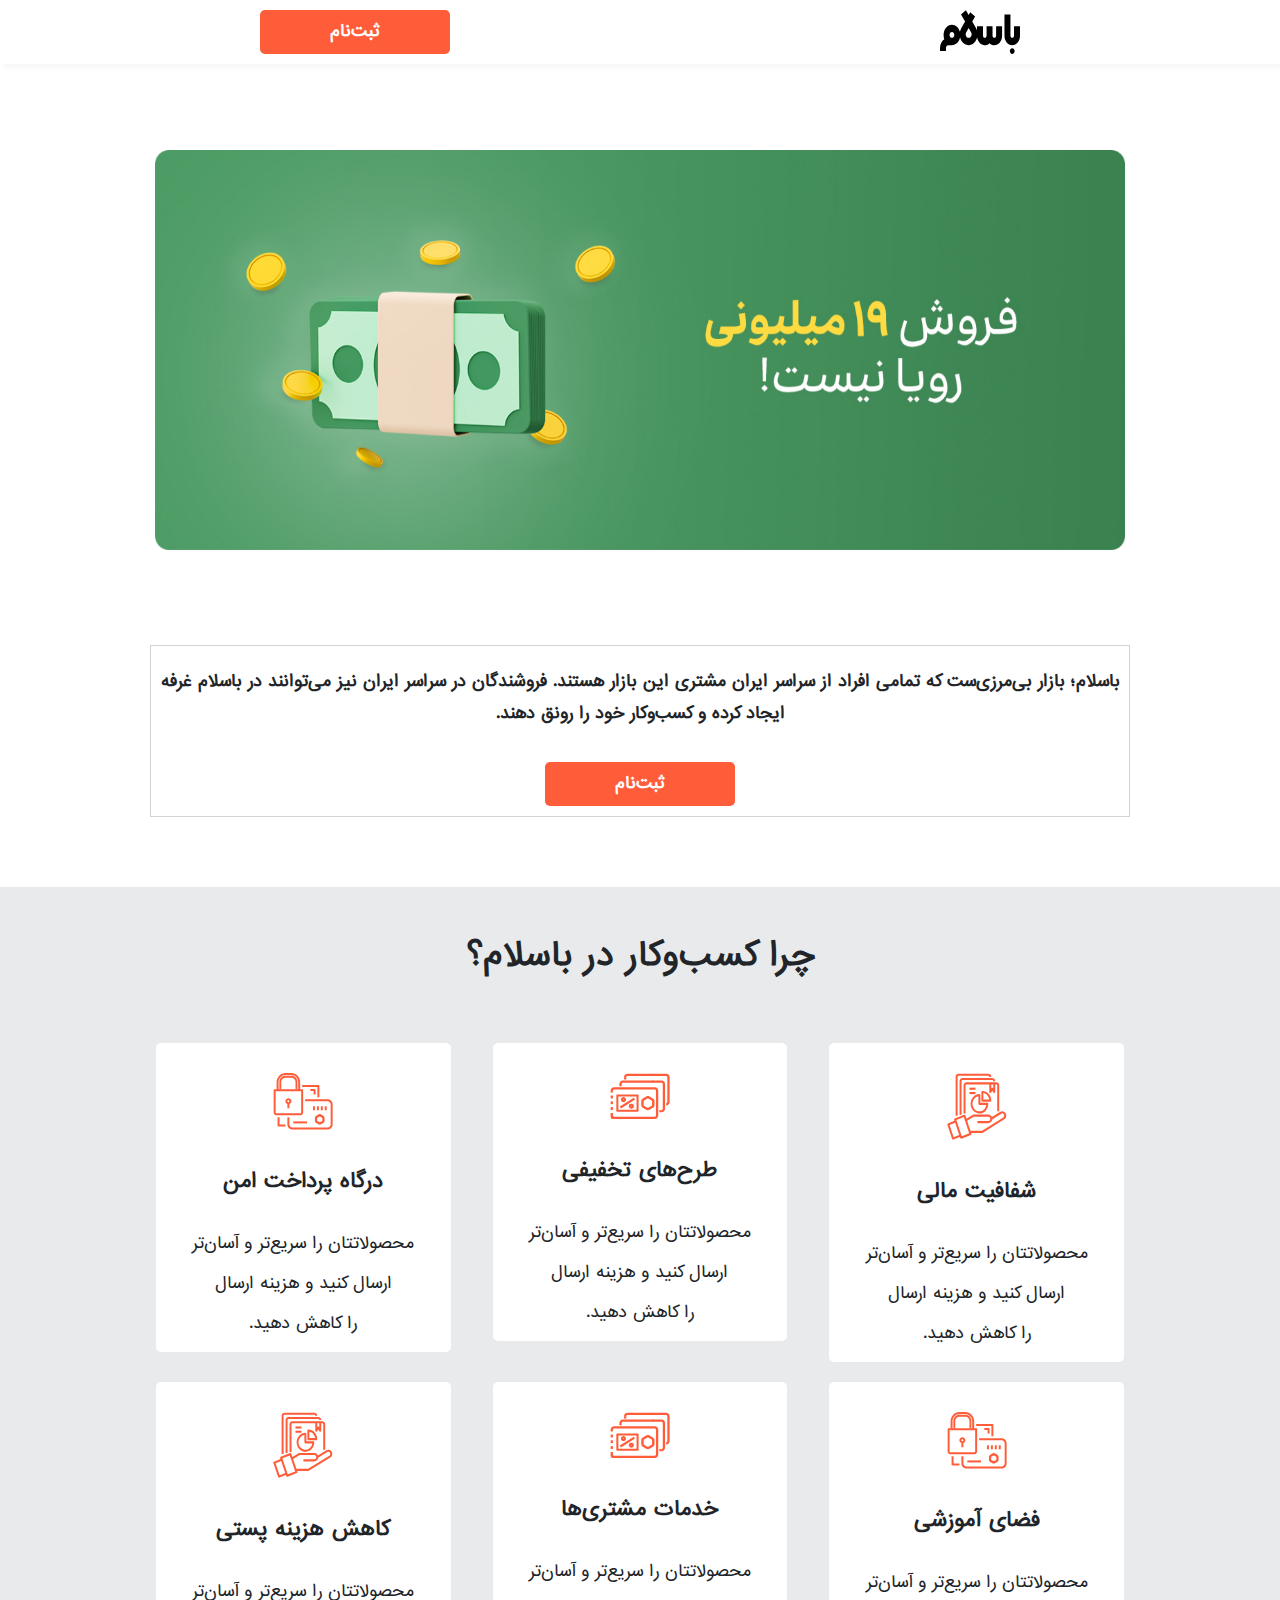
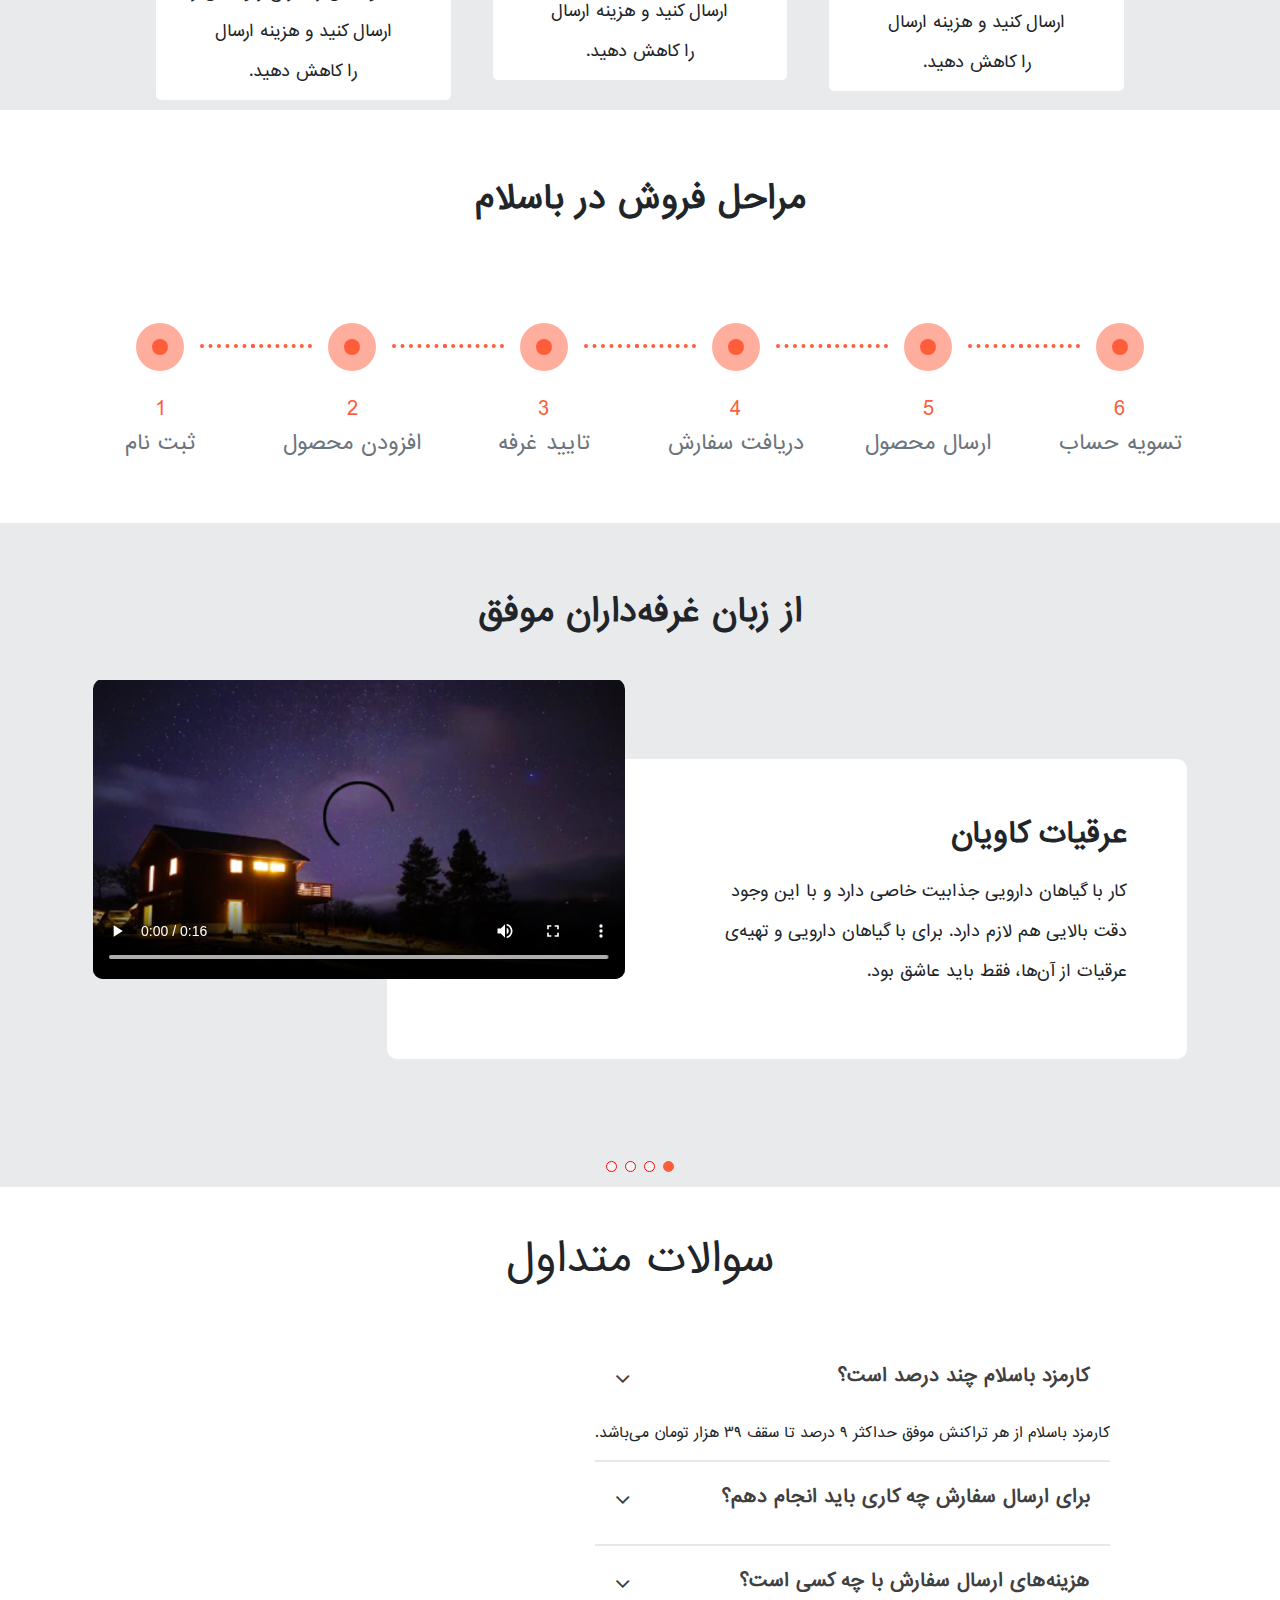
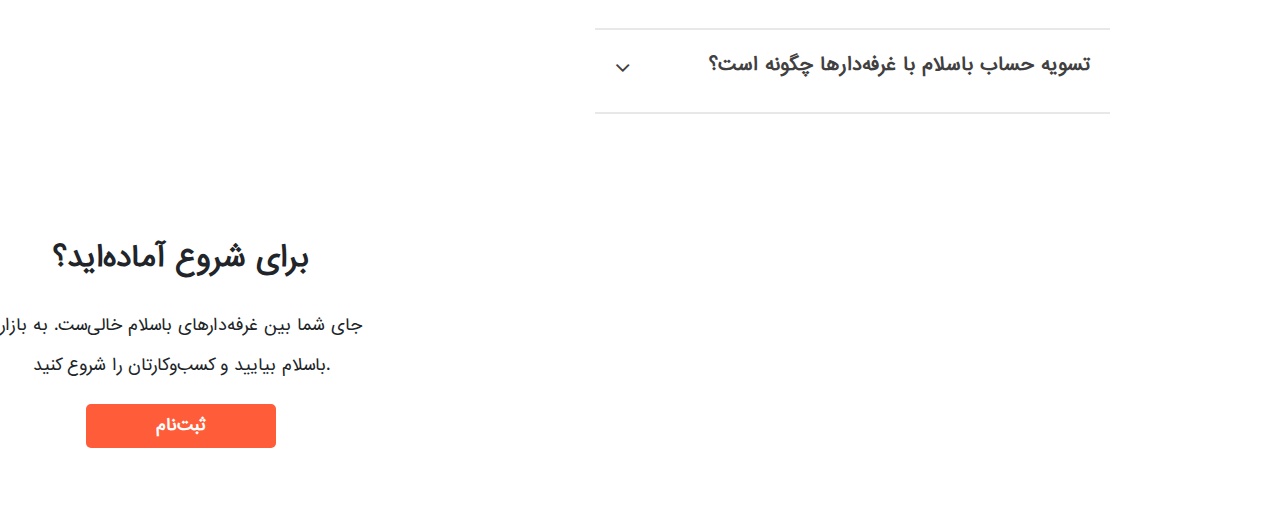
<file: landing.html>
<!DOCTYPE html>
<html lang="en">
  <head>
    <meta charset="UTF-8" />
    <meta http-equiv="X-UA-Compatible" content="IE=edge" />
    <meta name="viewport" content="width=device-width, initial-scale=1.0" />
    <link
      href="https://cdn.jsdelivr.net/npm/bootstrap@5.0.2/dist/css/bootstrap.min.css"
      rel="stylesheet"
      integrity="sha384-EVSTQN3/azprG1Anm3QDgpJLIm9Nao0Yz1ztcQTwFspd3yD65VohhpuuCOmLASjC"
      crossorigin="anonymous"
    />
    <link
      rel="stylesheet"
      href="https://cdn.jsdelivr.net/npm/bootstrap@4.0.0/dist/css/bootstrap.min.css"
      integrity="sha384-Gn5384xqQ1aoWXA+058RXPxPg6fy4IWvTNh0E263XmFcJlSAwiGgFAW/dAiS6JXm"
      crossorigin="anonymous"
    />
    <link
      rel="stylesheet"
      href="https://cdnjs.cloudflare.com/ajax/libs/font-awesome/4.7.0/css/font-awesome.min.css"
    />
    <link rel="stylesheet" href="landingstyle.css" />
    <title>غرفه دارشو</title>
  </head>
  <body>
    <!-- start navbar -->
    <div class="container-fluid head-line-content">
      <img
        class="img-head-line"
        src="./images/basalam-logotype.34a414e.svg"
        alt="logo"
      />
      <a href="#" class="btn-head-line">ثبت‌نام</a>
    </div>
    <!-- end navbar -->
    <!-- start slide one -->
    <div class="container carousel-style">
      <div id="demo" class="carousel1 slide" data-ride="carousel">
        <!-- Indicators -->

        <div class="carousel-inner">
          <div class="carousel-item active">
            <img
              src="./images/slider-desk-1.495574a.png"
              alt="Los Angeles"
              class="img-slide-head"
            />
          </div>
          <div class="carousel-item">
            <img
              src="./images/slider-desk-2.b64a08f.png"
              alt="Chicago"
              class="img-slide-head"
            />
          </div>
        </div>

        <!-- Left and right controls -->
      </div>
    </div>
    <!-- end slide one -->
    <div class="container content-cont">
      <div class="card-content">
        <p class="paragraph">
          باسلام؛ بازار بی‌مرزی‌ست که تمامی افراد از سراسر ایران مشتری این بازار
          هستند. فروشندگان در سراسر ایران نیز می‌توانند در باسلام غرفه ایجاد
          کرده و کسب‌و‌کار خود را رونق دهند.
        </p>
        <div class="link-content">
          <a href="#" class="btn-head-line">ثبت‌نام</a>
        </div>
      </div>
    </div>

    <!-- start gallery card -->
    <div class="container-fluid content-land-style">
      <h2 class="land-title">چرا کسب‌وکار در باسلام؟</h2>
      <div class="row">
        <div class="col-md-4 col-sm-6">
          <div class="col-style">
            <img
              class="img-land"
              src="./images/icon-land3.svg"
              alt="image..."
            />
            <h5 class="text-land">درگاه پرداخت امن</h5>
            <p class="land-paragraph">ﻣﺤﺼﻮﻟﺎﺗﺘﺎن را ﺳﺮﯾﻊ‌ﺗﺮ و آﺳﺎن‌ﺗﺮ</p>
            <p class="land-paragraph">ارﺳﺎل ﮐﻨﯿﺪ و ﻫﺰﯾﻨﻪ‌ ارﺳﺎل</p>
            <p class="land-paragraph">را ﮐﺎﻫﺶ دﻫﯿﺪ.</p>
          </div>
        </div>
        <div class="col-md-4 col-sm-6">
          <div class="col-style">
            <img
              class="img-land"
              src="./images/icon-land2.svg"
              alt="image..."
            />
            <h5 class="text-land">ﻃﺮح‌ﻫﺎی ﺗﺨﻔﯿﻔﯽ</h5>
            <p class="land-paragraph">ﻣﺤﺼﻮﻟﺎﺗﺘﺎن را ﺳﺮﯾﻊ‌ﺗﺮ و آﺳﺎن‌ﺗﺮ</p>
            <p class="land-paragraph">ارﺳﺎل ﮐﻨﯿﺪ و ﻫﺰﯾﻨﻪ‌ ارﺳﺎل</p>
            <p class="land-paragraph">را ﮐﺎﻫﺶ دﻫﯿﺪ.</p>
          </div>
        </div>
        <div class="col-md-4 col-sm-6">
          <div class="col-style">
            <img
              class="img-land"
              src="./images/icon-land1.svg"
              alt="image..."
            />
            <h5 class="text-land">ﺷﻔﺎﻓﯿﺖ ﻣﺎﻟﯽ</h5>
            <p class="land-paragraph">ﻣﺤﺼﻮﻟﺎﺗﺘﺎن را ﺳﺮﯾﻊ‌ﺗﺮ و آﺳﺎن‌ﺗﺮ</p>
            <p class="land-paragraph">ارﺳﺎل ﮐﻨﯿﺪ و ﻫﺰﯾﻨﻪ‌ ارﺳﺎل</p>
            <p class="land-paragraph">را ﮐﺎﻫﺶ دﻫﯿﺪ.</p>
          </div>
        </div>
      </div>
      <div class="row">
        <div class="col-md-4 col-sm-6">
          <div class="col-style">
            <img
              class="img-land"
              src="./images/icon-land1.svg"
              alt="image..."
            />
            <h5 class="text-land">ﮐﺎﻫﺶ ﻫﺰﯾﻨﻪ ﭘﺴﺘﯽ</h5>
            <p class="land-paragraph">ﻣﺤﺼﻮﻟﺎﺗﺘﺎن را ﺳﺮﯾﻊ‌ﺗﺮ و آﺳﺎن‌ﺗﺮ</p>
            <p class="land-paragraph">ارﺳﺎل ﮐﻨﯿﺪ و ﻫﺰﯾﻨﻪ‌ ارﺳﺎل</p>
            <p class="land-paragraph">را ﮐﺎﻫﺶ دﻫﯿﺪ.</p>
          </div>
        </div>
        <div class="col-md-4 col-sm-6">
          <div class="col-style">
            <img
              class="img-land"
              src="./images/icon-land2.svg"
              alt="image..."
            />
            <h5 class="text-land">ﺧﺪﻣﺎت مشتری‌ها</h5>
            <p class="land-paragraph">ﻣﺤﺼﻮﻟﺎﺗﺘﺎن را ﺳﺮﯾﻊ‌ﺗﺮ و آﺳﺎن‌ﺗﺮ</p>
            <p class="land-paragraph">ارﺳﺎل ﮐﻨﯿﺪ و ﻫﺰﯾﻨﻪ‌ ارﺳﺎل</p>
            <p class="land-paragraph">را ﮐﺎﻫﺶ دﻫﯿﺪ.</p>
          </div>
        </div>
        <div class="col-md-4 col-sm-6">
          <div class="col-style">
            <img
              class="img-land"
              src="./images/icon-land3.svg"
              alt="image..."
            />
            <h5 class="text-land">ﻓﻀﺎی آﻣﻮزﺷﯽ</h5>
            <p class="land-paragraph">ﻣﺤﺼﻮﻟﺎﺗﺘﺎن را ﺳﺮﯾﻊ‌ﺗﺮ و آﺳﺎن‌ﺗﺮ</p>
            <p class="land-paragraph">ارﺳﺎل ﮐﻨﯿﺪ و ﻫﺰﯾﻨﻪ‌ ارﺳﺎل</p>
            <p class="land-paragraph">را ﮐﺎﻫﺶ دﻫﯿﺪ.</p>
          </div>
        </div>
      </div>
    </div>
    <!-- end gallery card  -->

    <!-- start timeline -->
    <div class="container-fluid timeline-container-style">
      <div class="row text-center justify-content-center mb-5">
        <div class="col-xl-6 col-lg-8">
          <h2 class="font-weight-bold">مراحل فروش در باسلام</h2>
        </div>
      </div>

      <div class="row py-5">
        <div class="col">
          <div class="timeline-steps aos-init aos-animate" data-aos="fade-up">
            <div class="timeline-step">
              <div
                class="timeline-content"
                data-toggle="popover"
                data-trigger="hover"
                data-placement="top"
                title=""
                data-content="And here's some amazing content. It's very engaging. Right?"
                data-original-title="2003"
              >
                <div class="inner-circle"></div>
                <p class="text-timeline mt-3 mb-1">1</p>
                <p class="text-timeline text-muted mb-0 mb-lg-0">ثبت نام</p>
              </div>
            </div>
            <div class="timeline-step">
              <div
                class="timeline-content"
                data-toggle="popover"
                data-trigger="hover"
                data-placement="top"
                title=""
                data-content="And here's some amazing content. It's very engaging. Right?"
                data-original-title="2004"
              >
                <div class="inner-circle"></div>
                <p class="text-timeline mt-3 mb-1">2</p>
                <p class="text-timeline text-muted mb-0 mb-lg-0">
                  افزودن محصول
                </p>
              </div>
            </div>
            <div class="timeline-step">
              <div
                class="timeline-content"
                data-toggle="popover"
                data-trigger="hover"
                data-placement="top"
                title=""
                data-content="And here's some amazing content. It's very engaging. Right?"
                data-original-title="2005"
              >
                <div class="inner-circle"></div>
                <p class="text-timeline mt-3 mb-1">3</p>
                <p class="text-timeline text-muted mb-0 mb-lg-0">تایید غرفه</p>
              </div>
            </div>
            <div class="timeline-step">
              <div
                class="timeline-content"
                data-toggle="popover"
                data-trigger="hover"
                data-placement="top"
                title=""
                data-content="And here's some amazing content. It's very engaging. Right?"
                data-original-title="2010"
              >
                <div class="inner-circle"></div>
                <p class="text-timeline mt-3 mb-1">4</p>
                <p class="text-timeline text-muted mb-0 mb-lg-0">
                  دریافت سفارش
                </p>
              </div>
            </div>
            <div class="timeline-step mb-0">
              <div
                class="timeline-content"
                data-toggle="popover"
                data-trigger="hover"
                data-placement="top"
                title=""
                data-content="And here's some amazing content. It's very engaging. Right?"
                data-original-title="2020"
              >
                <div class="inner-circle"></div>
                <p class="text-timeline mt-3 mb-1">5</p>
                <p class="text-timeline text-muted mb-0 mb-lg-0">ارسال محصول</p>
              </div>
            </div>
            <div class="timeline-step mb-0">
              <div
                class="timeline-content"
                data-toggle="popover"
                data-trigger="hover"
                data-placement="top"
                title=""
                data-content="And here's some amazing content. It's very engaging. Right?"
                data-original-title="2020"
              >
                <div class="inner-circle"></div>
                <p class="text-timeline mt-3 mb-1">6</p>
                <p class="text-timeline text-muted mb-0 mb-lg-0">تسویه حساب</p>
              </div>
            </div>
          </div>
        </div>
      </div>
    </div>
    <!-- end timeline   -->

    <!-- start video slide  -->
    <div class="container-fluid content-video">
      <h2 class="text-head-video-slider">از زبان غرفه‌داران موفق</h2>
      <div class="row">
        <div class="container">
          <div id="myCarousel" class="carousel slide" data-ride="false">
            <!-- Carousel indicators -->
            <ol class="carousel-indicators">
              <li
                data-target="#myCarousel"
                data-slide-to="0"
                class="active"
              ></li>
              <li data-target="#myCarousel" data-slide-to="1"></li>
              <li data-target="#myCarousel" data-slide-to="2"></li>
              <li data-target="#myCarousel" data-slide-to="3"></li>
            </ol>
            <!-- Wrapper for carousel items -->
            <div class="carousel-inner">
              <div class="carousel-item active">
                <div class="row">
                  <div class="col-6">
                    <div class="content-slide-landing">
                      <h2 class="text-video-slid">عرقیات کاویان</h2>
                      <p>کار با گیاهان دارویی جذابیت خاصی دارد و با این وجود</p>
                      <p>
                        دقت بالایی هم لازم دارد. برای با گیاهان دارویی و تهیه‌ی
                      </p>
                      <p>عرقیات از آن‌ها، فقط باید عاشق بود.</p>
                    </div>
                  </div>
                  <div class="col-6">
                    <video controls class="carousel-video-style">
                      <source
                        src="./videos/a_sky_full_of_stars_preview.mp4"
                        type="video/mp4"
                        class=""
                      />
                    </video>
                  </div>
                </div>
              </div>
              <div class="carousel-item">
                <div class="row">
                  <div class="col-6">
                    <div class="content-slide-landing">
                      <h2 class="text-video-slid">سوسیس مهربانو</h2>
                      <p>کار با گیاهان دارویی جذابیت خاصی دارد و با این وجود</p>
                      <p>
                        دقت بالایی هم لازم دارد. برای با گیاهان دارویی و تهیه‌ی
                      </p>
                      <p>عرقیات از آن‌ها، فقط باید عاشق بود.</p>
                    </div>
                  </div>
                  <div class="col-6">
                    <video controls class="carousel-video-style">
                      <source
                        src="./videos/Setangibeach_preview.mp4"
                        type="video/mp4"
                      />
                    </video>
                  </div>
                </div>
              </div>
              <div class="carousel-item">
                <div class="row">
                  <div class="col-6">
                    <div class="content-slide-landing">
                      <h2 class="text-video-slid">خانه هفت هنر</h2>
                      <p>کار با گیاهان دارویی جذابیت خاصی دارد و با این وجود</p>
                      <p>
                        دقت بالایی هم لازم دارد. برای با گیاهان دارویی و تهیه‌ی
                      </p>
                      <p>عرقیات از آن‌ها، فقط باید عاشق بود.</p>
                    </div>
                  </div>
                  <div class="col-6">
                    <video controls class="carousel-video-style">
                      <source
                        src="./videos/Videvo_preview.mp4"
                        type="video/mp4"
                      />
                    </video>
                  </div>
                </div>
              </div>
              <div class="carousel-item">
                <div class="row">
                  <div class="col-6">
                    <div class="content-slide-landing">
                      <h2 class="text-video-slid">گشتاهنر</h2>
                      <p>کار با گیاهان دارویی جذابیت خاصی دارد و با این وجود</p>
                      <p>
                        دقت بالایی هم لازم دارد. برای با گیاهان دارویی و تهیه‌ی
                      </p>
                      <p>عرقیات از آن‌ها، فقط باید عاشق بود.</p>
                    </div>
                  </div>
                  <div class="col-6">
                    <video controls class="carousel-video-style">
                      <source
                        src="./videos/Dolphins-Whale_06_preview.mp4"
                        type="video/mp4"
                      />
                    </video>
                  </div>
                </div>
              </div>
            </div>
            <!-- Carousel controls -->
            <!-- <a
              class="carousel-control-prev"
              href="#myCarousel"
              data-slide="prev"
            >
              <span><i class="fa fa-angle-left"></i></span>
            </a>
            <a
              class="carousel-control-next"
              href="#myCarousel"
              data-slide="next"
            >
              <span><i class="fa fa-angle-right"></i></span>
            </a> -->
          </div>
        </div>
      </div>
    </div>
    <!-- end video slide -->

    <!-- start tab content -->
    <div class="container-fluid">
      <h1 class="text-center pt-5">ﺳﻮاﻟﺎت ﻣﺘﺪاول</h1>
      <div class="container">
        <div class="row accord-row-style" id="accord">
          <div class="accordion" id="accordionPanelsStayOpenExample">
            <div class="accordion-item accordion-item-style">
              <h2 class="accordion-header" id="panelsStayOpen-headingOne">
                <button
                  class="tab-angle-btn"
                  type="button"
                  data-bs-toggle="collapse"
                  data-bs-target="#panelsStayOpen-collapseOne"
                  aria-expanded="true"
                  aria-controls="panelsStayOpen-collapseOne"
                >
                  کارمزد باسلام چند درصد است؟
                  <i class="fa fa-angle-down" id="down"></i>
                  <!-- <i class="fa fa-angle-up" id="up"></i> -->
                </button>
              </h2>
              <div
                id="panelsStayOpen-collapseOne"
                class="accordion-collapse collapse show"
                aria-labelledby="panelsStayOpen-headingOne"
              >
                <div class="accordion-body tab-paragraph-end">
                  <p class="">
                    کارمزد باسلام از هر تراکنش موفق حداکثر ۹ درصد تا سقف ۳۹ هزار
                    تومان می‌باشد.
                  </p>
                </div>
              </div>
            </div>
            <div class="accordion-item accordion-item-style">
              <h2
                class="accordion-header bg-white"
                id="panelsStayOpen-headingTwo"
              >
                <button
                  class="tab-angle-btn collapsed"
                  type="button"
                  data-bs-toggle="collapse"
                  data-bs-target="#panelsStayOpen-collapseTwo"
                  aria-expanded="false"
                  aria-controls="panelsStayOpen-collapseTwo"
                >
                  برای ارسال سفارش چه کاری باید انجام دهم؟
                  <i class="fa fa-angle-down" id="down"></i>
                </button>
              </h2>
              <div
                id="panelsStayOpen-collapseTwo"
                class="accordion-collapse collapse"
                aria-labelledby="panelsStayOpen-headingTwo"
              >
                <div class="accordion-body tab-paragraph-end">
                  <p>
                    سفارش را تولید و بسته‌بندی کرده و از طریق پست ارسال کنید، و
                    تمامی این مراحل را در پنل مدیریت غرفه اعلام کنید.
                  </p>
                </div>
              </div>
            </div>
            <div class="accordion-item accordion-item-style">
              <h2 class="accordion-header" id="panelsStayOpen-headingThree">
                <button
                  class="tab-angle-btn collapsed"
                  type="button"
                  data-bs-toggle="collapse"
                  data-bs-target="#panelsStayOpen-collapseThree"
                  aria-expanded="false"
                  aria-controls="panelsStayOpen-collapseThree"
                >
                  هزینه‌های ارسال سفارش با چه کسی است؟
                  <i class="fa fa-angle-down" id="down"></i>
                </button>
              </h2>
              <div
                id="panelsStayOpen-collapseThree"
                class="accordion-collapse collapse"
                aria-labelledby="panelsStayOpen-headingThree"
              >
                <div class="accordion-body tab-paragraph-end">
                  <p>
                    مشتری هنگام خرید از غرفه هزینه ارسال را نیز پرداخت می‌کند،
                    اما مدیریت آن با غرفه‌دار است که در هنگام تسویه عین این مبلغ
                    به غرفه‌دار تعلق می‌گیرد.
                  </p>
                </div>
              </div>
            </div>
            <div class="accordion-item accordion-item-style">
              <h2 class="accordion-header" id="panelsStayOpen-headingThree">
                <button
                  class="tab-angle-btn collapsed"
                  type="button"
                  data-bs-toggle="collapse"
                  data-bs-target="#panelsStayOpen-collapseThree1"
                  aria-expanded="false"
                  aria-controls="panelsStayOpen-collapseThree1"
                >
                  تسویه حساب باسلام با غرفه‌دارها چگونه است؟
                  <i class="fa fa-angle-down" id="down"></i>
                </button>
              </h2>
              <div
                id="panelsStayOpen-collapseThree1"
                class="accordion-collapse collapse"
                aria-labelledby="panelsStayOpen-headingThree1"
              >
                <div class="accordion-body tab-paragraph-end">
                  <p>
                    تسویه حساب دو شرط دارد: ۱- مراحل سفارش تا انتها توسط
                    غرفه‌دار ثبت شده باشد - حتماً بارکد پستی برای سفارش درج شده
                    باشد ۲- رضایت مشتری روی سفارش ثبت شده باشد در این صورت
                    حداکثر 5 روز کاری بعد از درخواست شما، باسلام با شما تسویه
                    می‌کند.
                  </p>
                </div>
              </div>
            </div>
          </div>
        </div>
      </div>
    </div>

    <!-- end tab content -->

    <!-- start footer-->
    <div class="container-fluid my-5">
      <div class="row">
        <div class="footer-content">
          <h2 class="footer-head">ﺑﺮای ﺷﺮوع آﻣﺎده‌اﯾﺪ؟</h2>
          <p>ﺟﺎی ﺷﻤﺎ بین ﻏﺮﻓﻪ‌دارهای ﺑﺎﺳﻠﺎم ﺧﺎﻟﯽ‌ﺳﺖ. به بازار</p>
          <p>باسلام بیایید و کسب‌وکارتان را شروع ﮐﻨﯿﺪ.</p>
          <a href="#" class="btn-head-line">ثبت‌نام</a>
        </div>
      </div>
    </div>
    <!-- end footer -->

    <script
      src="https://cdn.jsdelivr.net/npm/bootstrap@5.0.2/dist/js/bootstrap.bundle.min.js"
      integrity="sha384-MrcW6ZMFYlzcLA8Nl+NtUVF0sA7MsXsP1UyJoMp4YLEuNSfAP+JcXn/tWtIaxVXM"
      crossorigin="anonymous"
    ></script>
    <script
      src="https://code.jquery.com/jquery-3.2.1.slim.min.js"
      integrity="sha384-KJ3o2DKtIkvYIK3UENzmM7KCkRr/rE9/Qpg6aAZGJwFDMVNA/GpGFF93hXpG5KkN"
      crossorigin="anonymous"
    ></script>
    <script
      src="https://cdn.jsdelivr.net/npm/popper.js@1.12.9/dist/umd/popper.min.js"
      integrity="sha384-ApNbgh9B+Y1QKtv3Rn7W3mgPxhU9K/ScQsAP7hUibX39j7fakFPskvXusvfa0b4Q"
      crossorigin="anonymous"
    ></script>
    <script
      src="https://cdn.jsdelivr.net/npm/bootstrap@4.0.0/dist/js/bootstrap.min.js"
      integrity="sha384-JZR6Spejh4U02d8jOt6vLEHfe/JQGiRRSQQxSfFWpi1MquVdAyjUar5+76PVCmYl"
      crossorigin="anonymous"
    ></script>
  </body>
</html>
</file>
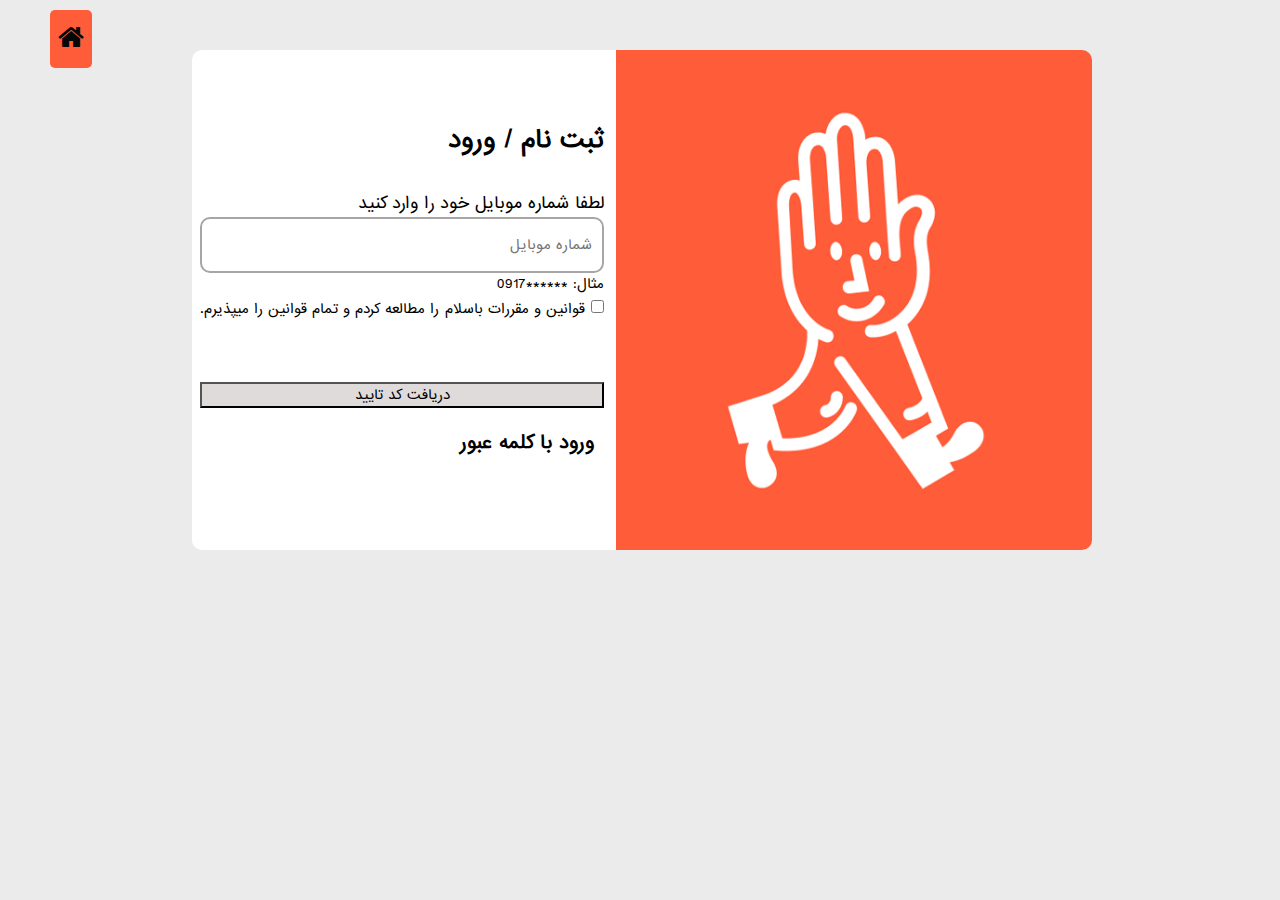
<file: login.html>
<!DOCTYPE html>
<html lang="en">
  <head>
    <meta charset="UTF-8" />
    <meta http-equiv="X-UA-Compatible" content="IE=edge" />
    <meta name="viewport" content="width=device-width, initial-scale=1.0" />
    <link
      href="https://cdn.jsdelivr.net/npm/bootstrap@5.0.2/dist/css/bootstrap.min.css"
      rel="stylesheet"
      integrity="sha384-EVSTQN3/azprG1Anm3QDgpJLIm9Nao0Yz1ztcQTwFspd3yD65VohhpuuCOmLASjC"
      crossorigin="anonymous"
    />
    <link
      rel="stylesheet"
      href="https://cdnjs.cloudflare.com/ajax/libs/font-awesome/4.7.0/css/font-awesome.min.css"
    />
    <link rel="stylesheet" href="loginstyle.css" />
    <title>ثبت‌نام و عضویت</title>
  </head>
  <body>
    <div class="container-fluid form-content-page">
      <a
        href="./index.html"
        class="home-btn"
        data-bs-toggle="tooltip"
        title="بازگشت به صفحه اصلی"
        ><i class="fa fa-home"></i
      ></a>
      <div class="row row-style">
        <div class="col-sm-4 background-right">
          <img
            class="form-img"
            src="./images/icon-basalam.png"
            alt="basalam..."
          />
        </div>
        <div class="col-12 col-sm-8 background-left">
          <h5 class="form-title">ثبت نام / ورود</h5>
          <p>لطفا شماره موبایل خود را وارد کنید</p>
          <input
            type="text"
            class="form-input-num"
            placeholder="شماره موبایل"
          />
          <small class="text-muted p-1">مثال: ******0917</small>
          <div class="mt-2">
            <input
              class="form-check-input bg-danger"
              type="checkbox"
              value=""
              id="flexCheckDefault"
            />
            <label class="form-check-label text-muted" for="flexCheckDefault">
              <small class="text-primary">قوانین و مقررات باسلام</small>
              <small> را مطالعه کردم و تمام قوانین را میپذیرم.</small>
            </label>
          </div>
          <button type="button" class="btn btn-block disabled btn-p">
            دریافت کد تایید
          </button>
          <a href="#" class="go-new-page">ورود با کلمه عبور</a>
        </div>
      </div>
      <div class="row row-style-two">
        <div class="col-sm-4 background-right">
          <img
            class="form-img-two"
            src="./images/basalam-oreng.svg"
            alt="basalam..."
          />
        </div>
        <div class="col-12 col-sm-8 background-left">
          <h5 class="form-title-two">ورود</h5>
          <p class="form-text-two">نام کاربری یا ایمیل خود را وارد کنید</p>
          <input
            type="text"
            class="form-input-num"
            placeholder="نام کاربری / ایمیل"
          />
          <p class="form-text-two">رمز عبور خود را وارد کنید</p>
          <input type="text" class="form-input-num" placeholder="رمز عبور" />
          <small class="text-muted p-1">مثال: ******0917</small>
          <div class="mt-2">
            <input
              class="form-check-input bg-danger"
              type="checkbox"
              value=""
              id="flexCheckDefault"
            />
            <label class="form-check-label text-muted" for="flexCheckDefault">
              <small>من ربات نیستم</small>
            </label>
          </div>
          <a href="#" class="btn-back-page">ورود</a>
          <a href="#" class="go-new-page-two">بازگشت</a>
        </div>
      </div>
    </div>

    <script
      src="https://cdn.jsdelivr.net/npm/bootstrap@5.0.2/dist/js/bootstrap.bundle.min.js"
      integrity="sha384-MrcW6ZMFYlzcLA8Nl+NtUVF0sA7MsXsP1UyJoMp4YLEuNSfAP+JcXn/tWtIaxVXM"
      crossorigin="anonymous"
    ></script>
    <script src="./login.js"></script>
  </body>
</html>
</file>
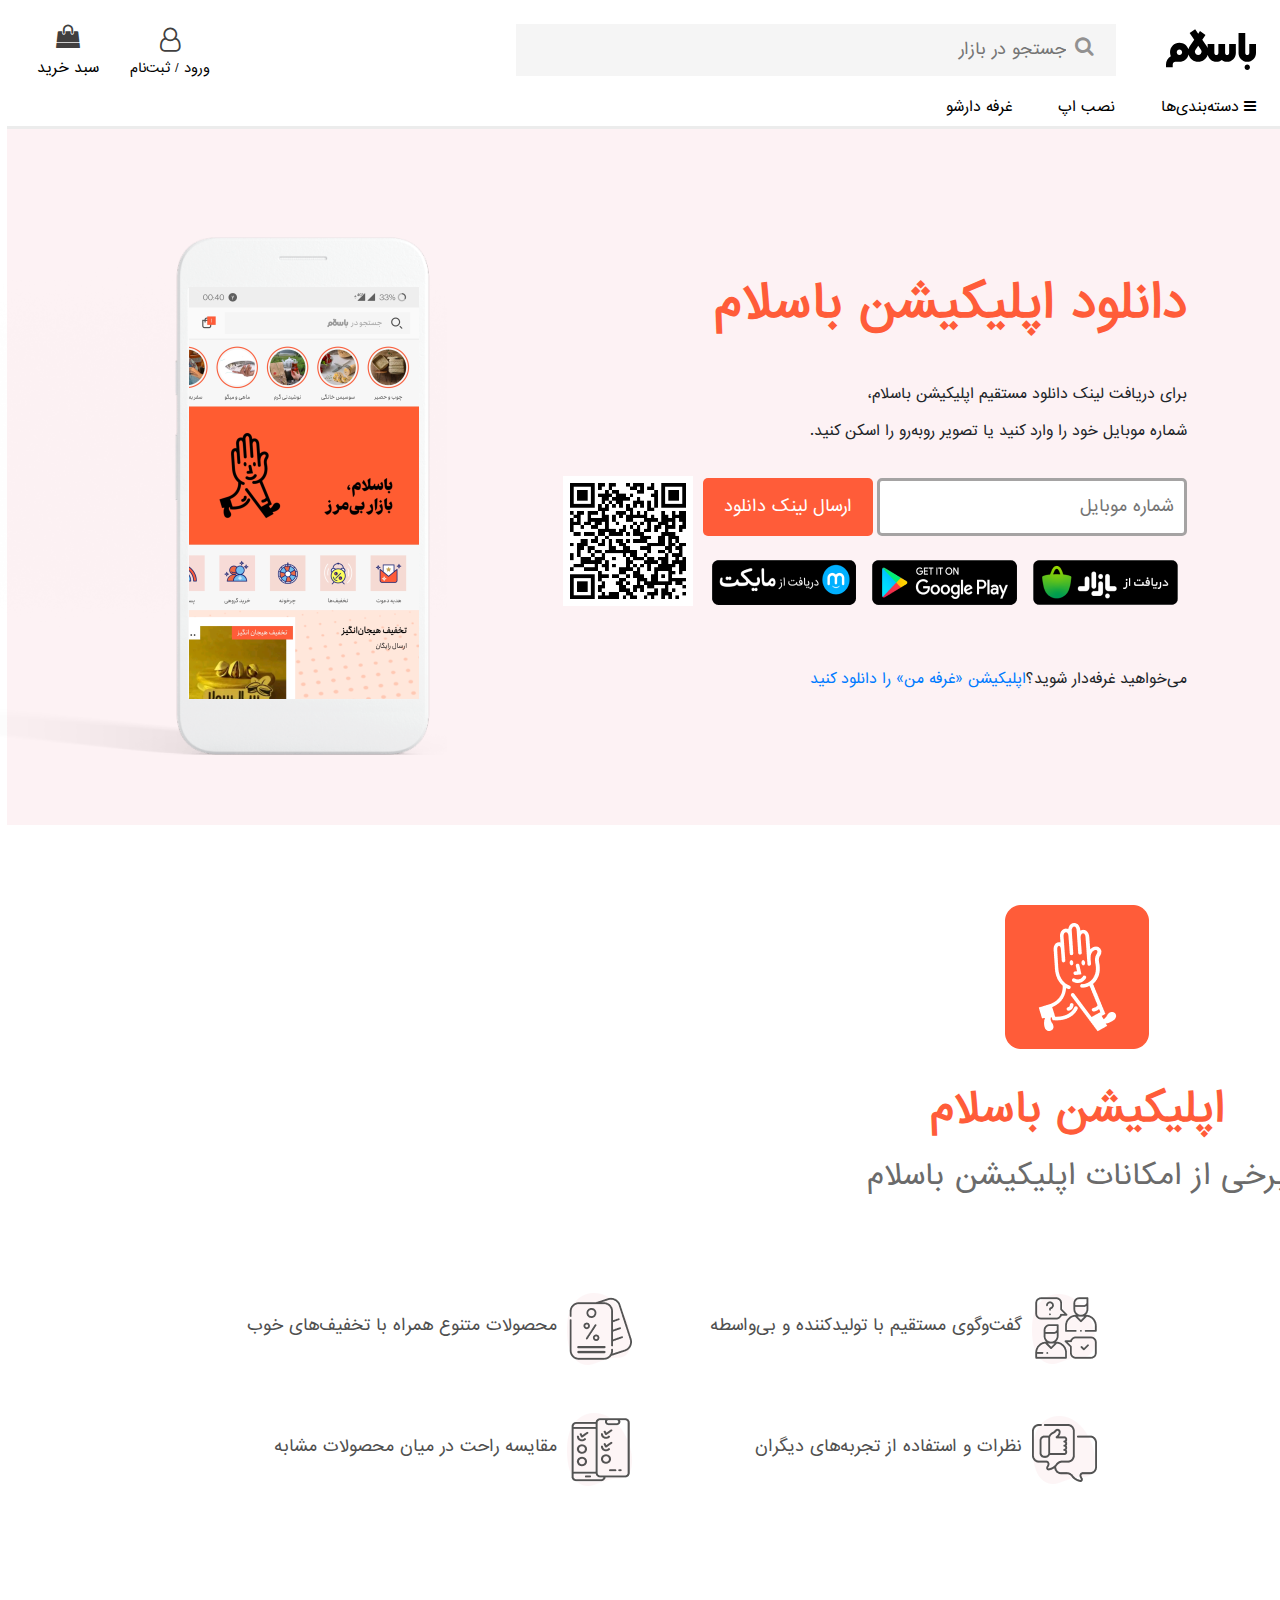
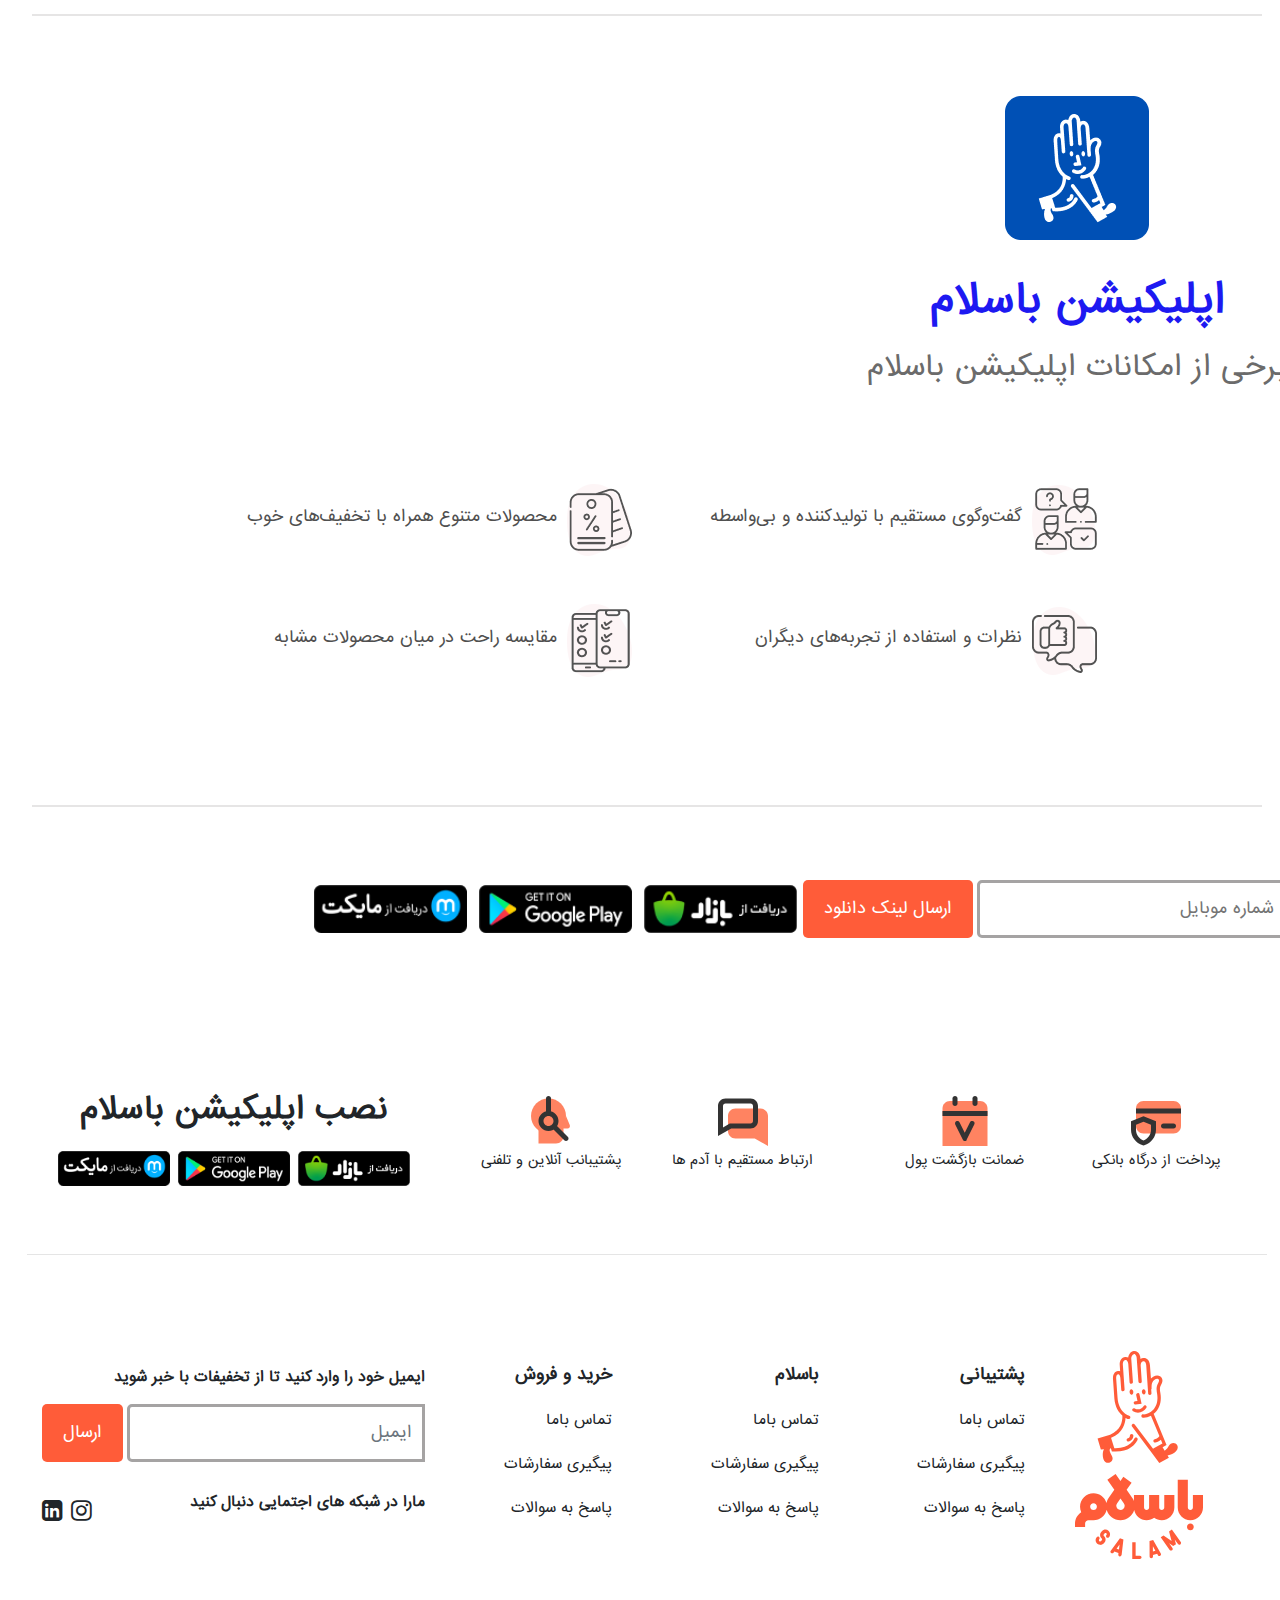
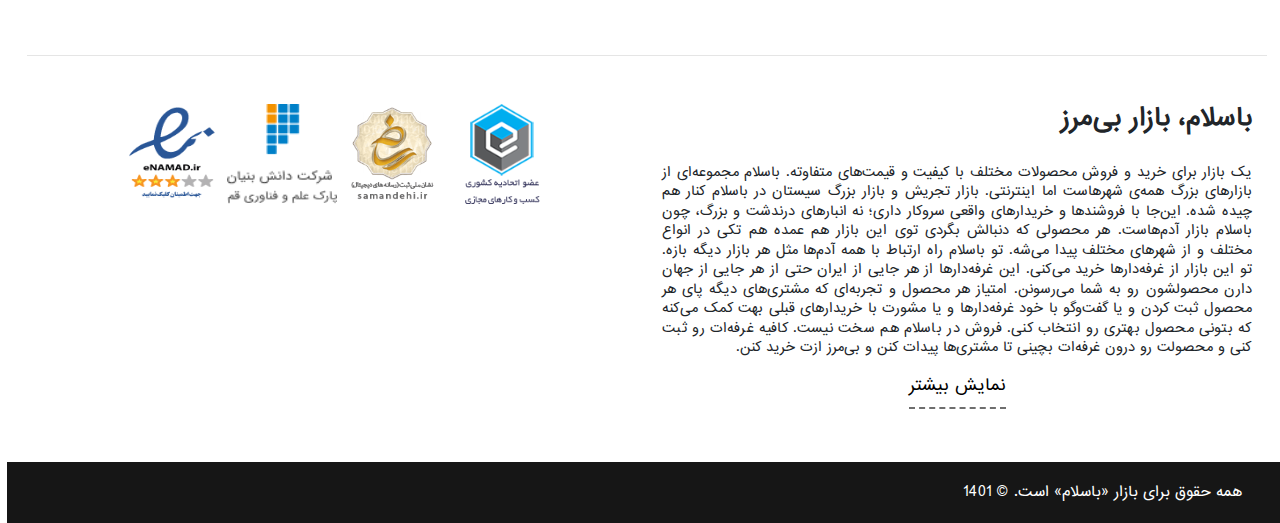
<file: pageApp.html>
<!DOCTYPE html>
<html lang="en">
  <head>
    <meta charset="UTF-8" />
    <meta http-equiv="X-UA-Compatible" content="IE=edge" />
    <meta name="viewport" content="width=device-width, initial-scale=1.0" />
    <link
      href="https://cdn.jsdelivr.net/npm/bootstrap@5.0.2/dist/css/bootstrap.min.css"
      rel="stylesheet"
      integrity="sha384-EVSTQN3/azprG1Anm3QDgpJLIm9Nao0Yz1ztcQTwFspd3yD65VohhpuuCOmLASjC"
      crossorigin="anonymous"
    />
    <link
      rel="stylesheet"
      href="https://cdn.jsdelivr.net/npm/bootstrap@4.0.0/dist/css/bootstrap.min.css"
      integrity="sha384-Gn5384xqQ1aoWXA+058RXPxPg6fy4IWvTNh0E263XmFcJlSAwiGgFAW/dAiS6JXm"
      crossorigin="anonymous"
    />
    <link
      rel="stylesheet"
      href="https://cdnjs.cloudflare.com/ajax/libs/font-awesome/4.7.0/css/font-awesome.min.css"
    />
    <link
      rel="stylesheet"
      href="https://cdn.jsdelivr.net/npm/swiper/swiper-bundle.min.css"
    />
    <link rel="stylesheet" href="./pageAppstyle.css" />
    <title>دانلوداپ | باسلام</title>
  </head>
  <body>
    <!-- start navbar -->
    <div class="container-fluid border-container">
      <ul class="nav pt-4">
        <a class="navbar-brand" href="#"
          ><img
            class="img-logo"
            src="./images/basalam-logotype.34a414e.svg"
            alt="logo..."
        /></a>
        <form class="form-content ml-auto">
          <button class="btn btn-search" type="submit">
            <i class="fa fa-search"></i>
          </button>
          <input
            class="input-search"
            type="text"
            placeholder="جستجو در بازار"
          />
        </form>
        <li class="nav-item link-menu-head">
          <i class="fa fa-user-o icon-nav-menu"></i>
          <a class="nav-link link-nav-style" href="login.html">
            ورود / ثبت‌نام</a
          >
        </li>
        <li class="nav-item link-menu-head">
          <i class="fa fa-shopping-bag icon-nav-menu"></i>
          <a onclick="openNav()" class="nav-link openbtn" href="#"> سبد خرید</a>
          <div id="mySidepanel" class="sidepanel">
            <a href="javascript:void(0)" class="closebtn" onclick="closeNav()"
              >×</a
            >
            <a class="sidebar-head-line" href="#"
              >شما این محصولات انتخاب کرده اید.</a
            >
            <div id="shopping-cart" class="px-2">
              <table id="cart-content" class="table table-style">
                <thead class="t-header">
                  <tr>
                    <th>تصویر</th>
                    <th>محصول</th>
                    <th>قیمت</th>
                    <th></th>
                  </tr>
                </thead>
                <tbody></tbody>
              </table>
              <a
                href="#"
                id="clear-cart"
                class="btn btn-danger btn-block none-btn-sidebar"
                >پاک کردن</a
              >
            </div>
          </div>
        </li>
      </ul>

      <ul class="nav">
        <li class="nav-item" id="content">
          <a class="nav-link link-nav-mega" href="#"
            ><i class="fa fa-navicon"></i> دسته‌بندی‌ها</a
          >
          <div class="container-fluid" id="content-list">
            <div class="row row-content-style">
              <div class="col-6 col-sm-3">
                <div
                  class="nav flex-column nav-pills"
                  id="v-pills-tab"
                  role="tablist"
                  aria-orientation="vertical"
                >
                  <a
                    class="tab-btn"
                    id="v-pills-home-tab"
                    data-toggle="pill"
                    href="#v-pills-home"
                    role="tab"
                    aria-controls="v-pills-home"
                    aria-selected="true"
                    ><img
                      class="img-icon"
                      src="./images/a1.svg"
                      alt="image..."
                    />
                    مواد غذایی
                    <i class="fa fa-angle-left"></i>
                  </a>
                  <a
                    class="tab-btn"
                    id="v-pills-profile-tab"
                    data-toggle="pill"
                    href="#v-pills-profile"
                    role="tab"
                    aria-controls="v-pills-profile"
                    aria-selected="false"
                    ><img
                      class="img-icon"
                      src="./images/a2.svg"
                      alt="image..." />
                    مد و پوشاک
                    <i class="fa fa-angle-left"></i
                  ></a>
                  <a
                    class="tab-btn"
                    id="v-pills-messages-tab"
                    data-toggle="pill"
                    href="#v-pills-messages"
                    role="tab"
                    aria-controls="v-pills-messages"
                    aria-selected="false"
                    ><img
                      class="img-icon"
                      src="./images/a3.svg"
                      alt="image..." />
                    خانه و آشپزخانه
                    <i class="fa fa-angle-left"></i
                  ></a>
                  <a
                    class="tab-btn"
                    id="v-pills-settings-tab"
                    data-toggle="pill"
                    href="#v-pills-settings"
                    role="tab"
                    aria-controls="v-pills-settings"
                    aria-selected="false"
                    ><img
                      class="img-icon"
                      src="./images/a4.svg"
                      alt="image..." />
                    صنایع دستی
                    <i class="fa fa-angle-left"></i
                  ></a>
                </div>
              </div>
              <div class="col-6 col-sm-9 tab-content" id="v-pills-tabContent">
                <div class="container-fluid">
                  <div
                    class="row tab-pane fade show active"
                    id="v-pills-home"
                    role="tabpanel"
                    aria-labelledby="v-pills-home-tab"
                  >
                    <div class="col-sm-3 border-right">
                      <ul>
                        <a href="#" class="head-tab-style"> خوار و بار </a>
                        <a href="#" class="list-group-item-style"> برنج </a>
                        <a href="#" class="list-group-item-style"
                          >حبوبات و سویا</a
                        >
                        <a href="#" class="list-group-item-style"
                          >روغن خوراکی</a
                        >
                        <a href="#" class="list-group-item-style">قند و شکر</a>
                        <a href="#" class="list-group-item-style">ماکارونی</a>
                        <a href="#" class="list-group-item-style">غلات</a>
                      </ul>
                      <ul>
                        <a href="#" class="head-tab-style"> خوار و بار </a>
                        <a href="#" class="list-group-item-style"> برنج </a>
                      </ul>
                    </div>
                    <div class="col-sm-3">
                      <ul>
                        <a href="#" class="head-tab-style">آجیل و خشکبار</a>
                        <a href="#" class="list-group-item-style"> برنج </a>
                        <a href="#" class="list-group-item-style"
                          >حبوبات و سویا</a
                        >
                        <a href="#" class="list-group-item-style"
                          >روغن خوراکی</a
                        >
                        <a href="#" class="list-group-item-style">قند و شکر</a>
                        <a href="#" class="list-group-item-style">ماکارونی</a>
                        <a href="#" class="list-group-item-style">غلات</a>
                      </ul>
                    </div>
                    <div class="col-sm-3">
                      <ul>
                        <a href="#" class="head-tab-style">تنقلات و شیرینی</a>
                        <a href="#" class="list-group-item-style"> برنج </a>
                        <a href="#" class="list-group-item-style"
                          >حبوبات و سویا</a
                        >
                        <a href="#" class="list-group-item-style"
                          >روغن خوراکی</a
                        >
                        <a href="#" class="list-group-item-style">قند و شکر</a>
                        <a href="#" class="list-group-item-style">ماکارونی</a>
                        <a href="#" class="list-group-item-style">غلات</a>
                      </ul>
                    </div>
                    <div class="col-sm-3">
                      <ul>
                        <a href="#" class="head-tab-style">ادویه و چاشنی</a>
                        <a href="#" class="list-group-item-style"> برنج </a>
                        <a href="#" class="list-group-item-style"
                          >حبوبات و سویا</a
                        >
                        <a href="#" class="list-group-item-style"
                          >روغن خوراکی</a
                        >
                        <a href="#" class="list-group-item-style">قند و شکر</a>
                        <a href="#" class="list-group-item-style">ماکارونی</a>
                        <a href="#" class="list-group-item-style">غلات</a>
                      </ul>
                    </div>
                  </div>
                  <div
                    class="row tab-pane fade top-style"
                    id="v-pills-profile"
                    role="tabpanel"
                    aria-labelledby="v-pills-profile-tab"
                  >
                    <div class="col-sm-3 border-right">
                      <ul>
                        <a href="#" class="head-tab-style">زنانه</a>
                        <a href="#" class="list-group-item-style"
                          >لوز، پیراهن و شومیز زنانه</a
                        >
                        <a href="#" class="list-group-item-style"
                          >تاپ و تیشرت زنانه</a
                        >
                        <a href="#" class="list-group-item-style"
                          >باس زیر زنانه</a
                        >
                        <a href="#" class="list-group-item-style"
                          >لباس راحتی و خواب زنانه</a
                        >
                        <a href="#" class="list-group-item-style"
                          >شلوار و سرهمی زنانه</a
                        >
                        <a href="#" class="list-group-item-style"
                          >مانتو و تونیک</a
                        >
                      </ul>
                    </div>
                    <div class="col-sm-3">
                      <ul>
                        <a href="#" class="head-tab-style">مردانه</a>
                        <a href="#" class="list-group-item-style"
                          >لوز، پیراهن و شومیز زنانه</a
                        >
                        <a href="#" class="list-group-item-style"
                          >تاپ و تیشرت زنانه</a
                        >
                        <a href="#" class="list-group-item-style"
                          >باس زیر زنانه</a
                        >
                        <a href="#" class="list-group-item-style"
                          >لباس راحتی و خواب زنانه</a
                        >
                        <a href="#" class="list-group-item-style"
                          >شلوار و سرهمی زنانه</a
                        >
                        <a href="#" class="list-group-item-style"
                          >مانتو و تونیک</a
                        >
                      </ul>
                    </div>
                    <div class="col-sm-3">
                      <ul>
                        <a href="#" class="head-tab-style">دخترانه</a>
                        <a href="#" class="list-group-item-style"
                          >لوز، پیراهن و شومیز زنانه</a
                        >
                        <a href="#" class="list-group-item-style"
                          >تاپ و تیشرت زنانه</a
                        >
                        <a href="#" class="list-group-item-style"
                          >باس زیر زنانه</a
                        >
                        <a href="#" class="list-group-item-style"
                          >لباس راحتی و خواب زنانه</a
                        >
                        <a href="#" class="list-group-item-style"
                          >شلوار و سرهمی زنانه</a
                        >
                        <a href="#" class="list-group-item-style"
                          >مانتو و تونیک</a
                        >
                      </ul>
                    </div>
                    <div class="col-sm-3">
                      <ul>
                        <a href="#" class="head-tab-style">پسرانه</a>
                        <a href="#" class="list-group-item-style"
                          >لوز، پیراهن و شومیز زنانه</a
                        >
                        <a href="#" class="list-group-item-style"
                          >تاپ و تیشرت زنانه</a
                        >
                        <a href="#" class="list-group-item-style"
                          >باس زیر زنانه</a
                        >
                        <a href="#" class="list-group-item-style"
                          >لباس راحتی و خواب زنانه</a
                        >
                        <a href="#" class="list-group-item-style"
                          >شلوار و سرهمی زنانه</a
                        >
                        <a href="#" class="list-group-item-style"
                          >مانتو و تونیک</a
                        >
                      </ul>
                    </div>
                  </div>
                  <div
                    class="row tab-pane fade top-style"
                    id="v-pills-messages"
                    role="tabpanel"
                    aria-labelledby="v-pills-messages-tab"
                  >
                    <div class="col-sm-3 border-right">
                      <ul>
                        <a href="#" class="head-tab-style">لوازم آشپزخانه</a>
                        <a href="#" class="list-group-item-style"
                          >لوازم پخت و پز</a
                        >
                        <a href="#" class="list-group-item-style"
                          >ظروف آشپزخانه</a
                        >
                        <a href="#" class="list-group-item-style"
                          >لوازم تهیه و سرو چای</a
                        >
                        <a href="#" class="list-group-item-style"
                          >ظروف سرو و پذیرایی</a
                        >
                        <a href="#" class="list-group-item-style"
                          >فلاسک، کلمن و ماگ</a
                        >
                        <a href="#" class="list-group-item-style"
                          >ابزار قنادی</a
                        >
                      </ul>
                    </div>
                    <div class="col-sm-3">
                      <ul>
                        <a href="#" class="head-tab-style">لوازم برقی</a>
                        <a href="#" class="list-group-item-style"
                          >لوازم پخت و پز</a
                        >
                        <a href="#" class="list-group-item-style"
                          >ظروف آشپزخانه</a
                        >
                        <a href="#" class="list-group-item-style"
                          >لوازم تهیه و سرو چای</a
                        >
                        <a href="#" class="list-group-item-style"
                          >ظروف سرو و پذیرایی</a
                        >
                        <a href="#" class="list-group-item-style"
                          >فلاسک، کلمن و ماگ</a
                        >
                        <a href="#" class="list-group-item-style"
                          >ابزار قنادی</a
                        >
                      </ul>
                    </div>
                    <div class="col-sm-3">
                      <ul>
                        <a href="#" class="head-tab-style">دکوری</a>
                        <a href="#" class="list-group-item-style"
                          >لوازم پخت و پز</a
                        >
                        <a href="#" class="list-group-item-style"
                          >ظروف آشپزخانه</a
                        >
                        <a href="#" class="list-group-item-style"
                          >لوازم تهیه و سرو چای</a
                        >
                        <a href="#" class="list-group-item-style"
                          >ظروف سرو و پذیرایی</a
                        >
                        <a href="#" class="list-group-item-style"
                          >فلاسک، کلمن و ماگ</a
                        >
                        <a href="#" class="list-group-item-style"
                          >ابزار قنادی</a
                        >
                      </ul>
                    </div>
                    <div class="col-sm-3">
                      <ul>
                        <a href="#" class="head-tab-style">میز و صندلی</a>
                        <a href="#" class="list-group-item-style"
                          >لوازم پخت و پز</a
                        >
                        <a href="#" class="list-group-item-style"
                          >ظروف آشپزخانه</a
                        >
                        <a href="#" class="list-group-item-style"
                          >لوازم تهیه و سرو چای</a
                        >
                        <a href="#" class="list-group-item-style"
                          >ظروف سرو و پذیرایی</a
                        >
                        <a href="#" class="list-group-item-style"
                          >فلاسک، کلمن و ماگ</a
                        >
                        <a href="#" class="list-group-item-style"
                          >ابزار قنادی</a
                        >
                      </ul>
                    </div>
                  </div>
                  <div
                    class="row tab-pane fade top-style"
                    id="v-pills-settings"
                    role="tabpanel"
                    aria-labelledby="v-pills-settings-tab"
                  >
                    <div class="col-sm-3 border-right">
                      <ul>
                        <a href="#" class="head-tab-style">سفال و کاشی</a>
                        <a href="#" class="list-group-item-style"
                          >ظروف سرامیکی</a
                        >
                        <a href="#" class="list-group-item-style">ظروف سفالی</a>
                        <a href="#" class="list-group-item-style"
                          >دکوراتیو سفالی و سرامیکی</a
                        >
                        <a href="#" class="list-group-item-style"
                          >کاشی و سرامیک</a
                        >
                        <a href="#" class="list-group-item-style">سرامیک</a>
                        <a href="#" class="list-group-item-style">کاشی</a>
                      </ul>
                    </div>
                    <div class="col-sm-3">
                      <ul>
                        <a href="#" class="head-tab-style"
                          >صنایع دستی پارچه ای</a
                        >
                        <a href="#" class="list-group-item-style"
                          >ظروف سرامیکی</a
                        >
                        <a href="#" class="list-group-item-style">ظروف سفالی</a>
                        <a href="#" class="list-group-item-style"
                          >دکوراتیو سفالی و سرامیکی</a
                        >
                        <a href="#" class="list-group-item-style"
                          >کاشی و سرامیک</a
                        >
                        <a href="#" class="list-group-item-style">سرامیک</a>
                        <a href="#" class="list-group-item-style">کاشی</a>
                      </ul>
                    </div>
                    <div class="col-sm-3">
                      <ul>
                        <a href="#" class="head-tab-style">صنایع دستی فلزی</a>
                        <a href="#" class="list-group-item-style"
                          >ظروف سرامیکی</a
                        >
                        <a href="#" class="list-group-item-style">ظروف سفالی</a>
                        <a href="#" class="list-group-item-style"
                          >دکوراتیو سفالی و سرامیکی</a
                        >
                        <a href="#" class="list-group-item-style"
                          >کاشی و سرامیک</a
                        >
                        <a href="#" class="list-group-item-style">سرامیک</a>
                        <a href="#" class="list-group-item-style">کاشی</a>
                      </ul>
                    </div>
                    <div class="col-sm-3">
                      <ul>
                        <a href="#" class="head-tab-style">صنایع دستی سنگی</a>
                        <a href="#" class="list-group-item-style"
                          >ظروف سرامیکی</a
                        >
                        <a href="#" class="list-group-item-style">ظروف سفالی</a>
                        <a href="#" class="list-group-item-style"
                          >دکوراتیو سفالی و سرامیکی</a
                        >
                        <a href="#" class="list-group-item-style"
                          >کاشی و سرامیک</a
                        >
                        <a href="#" class="list-group-item-style">سرامیک</a>
                        <a href="#" class="list-group-item-style">کاشی</a>
                      </ul>
                    </div>
                  </div>
                </div>
              </div>
            </div>
          </div>
        </li>
        <li class="nav-item">
          <a class="nav-link link-nav-mega" href="./pageApp.html">نصب اپ</a>
        </li>
        <li class="nav-item">
          <a class="nav-link link-nav-mega" href="./landing.html">غرفه دارشو</a>
        </li>
      </ul>
    </div>
    <!-- end navbar -->

    <!-- start content -->
    <div class="container-fluid" id="mobile">
      <div class="row">
        <div class="col-md-8">
          <div class="app-content-right">
            <p class="head-app-d">دانلود اپلیکیشن باسلام</p>
            <p class="app-text-p">
              برای دریافت لینک دانلود مستقیم اپلیکیشن باسلام،
            </p>
            <p class="app-text-p">
              شماره موبایل خود را وارد کنید یا تصویر روبه‌رو را اسکن کنید.
            </p>
            <div class="app-content-main">
              <div class="input-app">
                <div class="input-app-row">
                  <input
                    type="text"
                    class="footer-form-app"
                    placeholder="شماره موبایل"
                    aria-label="Recipient's username"
                    aria-describedby="basic-addon2"
                  />
                  <button class="btn btn-send-footer-app" type="button">
                    ارسال لینک دانلود
                  </button>
                </div>

                <div class="d-flex justify-content-center py-4">
                  <img class="px-2" src="./images/bazzar.png" alt="bazar..." />
                  <img class="px-2" src="./images/play.png" alt="bazar..." />
                  <img class="px-2" src="./images/myket.png" alt="bazar..." />
                </div>
              </div>
              <div class="app-code">
                <img class="qr-code" src="./images/yAcw276.png" alt="code..." />
              </div>
            </div>

            <p class="app-text-p">
              می‌خواهید غرفه‌دار شوید؟<a href="#"
                >اپلیکیشن «غرفه من» را دانلود کنید</a
              >
            </p>
          </div>
        </div>
        <div class="col-md-4">
          <div class="img-content-app">
            <img src="./images/wq-mobile.png" alt="app..." />
          </div>
        </div>
      </div>
    </div>

    <div class="container-fluid bg-white">
      <div class="row">
        <div class="main-app">
          <img class="main-app-img" src="./images/red-logo.png" alt="logo..." />
          <p class="head-app-main">اپلیکیشن باسلام</p>
          <p class="main-app-text">برخی از امکانات اپلیکیشن باسلام</p>
        </div>
      </div>
      <div class="row row-main-two">
        <div class="col-12 col-lg-6 column-style mb-5">
          <img src="./images/main-icon1.png" alt="image" />
          <p class="main-text-icon">
            گفت‌و‌گوی مستقیم با تولیدکننده و بی‌واسطه
          </p>
        </div>
        <div class="col-12 col-lg-6 column-style mb-5">
          <img src="./images/main-icon2.png" alt="image" />
          <p class="main-text-icon">محصولات متنوع همراه با تخفیف‌های خوب</p>
        </div>
        <div class="col-12 col-lg-6 column-style mb-5">
          <img src="./images/main-icon3.png" alt="image" />
          <p class="main-text-icon">نظرات و استفاده از تجربه‌های دیگران</p>
        </div>
        <div class="col-12 col-lg-6 column-style mb-5">
          <img src="./images/main-icon4.png" alt="image" />
          <p class="main-text-icon">مقایسه راحت در میان محصولات مشابه</p>
        </div>
      </div>
    </div>

    <div class="container-fluid bg-white">
      <div class="row">
        <div class="main-app">
          <img
            class="main-app-img"
            src="./images/blue-logo.png"
            alt="logo..."
          />
          <p class="head-app-main-blue">اپلیکیشن باسلام</p>
          <p class="main-app-text">برخی از امکانات اپلیکیشن باسلام</p>
        </div>
      </div>
      <div class="row row-main-two">
        <div class="col-12 col-lg-6 column-style mb-5">
          <img src="./images/main-icon1.png" alt="image" />
          <p class="main-text-icon">
            گفت‌و‌گوی مستقیم با تولیدکننده و بی‌واسطه
          </p>
        </div>
        <div class="col-12 col-lg-6 column-style mb-5">
          <img src="./images/main-icon2.png" alt="image" />
          <p class="main-text-icon">محصولات متنوع همراه با تخفیف‌های خوب</p>
        </div>
        <div class="col-12 col-lg-6 column-style mb-5">
          <img src="./images/main-icon3.png" alt="image" />
          <p class="main-text-icon">نظرات و استفاده از تجربه‌های دیگران</p>
        </div>
        <div class="col-12 col-lg-6 column-style mb-5">
          <img src="./images/main-icon4.png" alt="image" />
          <p class="main-text-icon">مقایسه راحت در میان محصولات مشابه</p>
        </div>
      </div>
    </div>

    <div class="container-fluid bg-white">
      <div class="row py-5">
        <div class="input-app-row-end">
          <input
            type="text"
            class="footer-form-app-end"
            placeholder="شماره موبایل"
            aria-label="Recipient's username"
            aria-describedby="basic-addon2"
          />
          <button class="btn btn-send-footer-app-end" type="button">
            ارسال لینک دانلود
          </button>
        </div>
        <div class="d-flex justify-content-center flex-wrap py-4">
          <img
            class="app-main-icon-end"
            src="./images/bazzar.png"
            alt="bazar..."
          />
          <img
            class="app-main-icon-end"
            src="./images/play.png"
            alt="bazar..."
          />
          <img
            class="app-main-icon-end"
            src="./images/myket.png"
            alt="bazar..."
          />
        </div>
      </div>
    </div>

    <!-- end content -->

    <!-- start footer -->
    <footer class="footer">
      <div class="container-fluid">
        <div class="row">
          <div class="col-lg-8 mb-5">
            <div class="row">
              <div class="col-md-6 d-flex flex-row">
                <div class="col-6 content-footer-icon">
                  <img
                    class="banner-img-footer"
                    src="./images/icon-footer4.svg"
                    alt="banner..."
                  />
                  <span class="text-icon-footer">پرداخت از درگاه بانکی</span>
                </div>
                <div class="col-6 content-footer-icon">
                  <img
                    class="banner-img-footer"
                    src="./images/icon-footer3.svg"
                    alt="banner..."
                  />
                  <span class="text-icon-footer"> ضمانت بازگشت پول</span>
                </div>
              </div>
              <div class="col-md-6 d-flex flex-row">
                <div class="col-6 content-footer-icon">
                  <img
                    class="banner-img-footer"
                    src="./images/icon-footer2.svg"
                    alt="banner..."
                  />
                  <span class="text-icon-footer">ارتباط مستقیم با آدم ها</span>
                </div>
                <div class="col-6 content-footer-icon">
                  <img
                    class="banner-img-footer"
                    src="./images/icon-footer1.svg"
                    alt="banner..."
                  />
                  <span class="text-icon-footer">پشتیبانب آنلاین و تلفنی</span>
                </div>
              </div>
            </div>
          </div>
          <div class="col-lg-4 mb-5">
            <h3 class="head-app">نصب اپلیکیشن باسلام</h3>
            <div class="img-head-app">
              <img class="img-app" src="./images/bazzar.png" alt="bazar..." />
              <img class="img-app" src="./images/play.png" alt="bazar..." />
              <img class="img-app" src="./images/myket.png" alt="bazar..." />
            </div>
          </div>
        </div>
      </div>
      <hr class="hr" />
      <div class="container-fluid my-5">
        <div class="row">
          <div class="col-lg-8 my-5">
            <div class="row" id="list">
              <div class="col-3">
                <img src="./images/basalam-oreng.svg" alt="basalam..." />
              </div>
              <div class="col-3">
                <ul class="list-group text-right">
                  <li class="list-group-item border-0 head-list-footer">
                    پشتیبانی
                  </li>
                  <li class="list-group-item text-footer-list border-0">
                    تماس باما
                  </li>
                  <li class="list-group-item text-footer-list border-0">
                    پیگیری سفارشات
                  </li>
                  <li class="list-group-item text-footer-list border-0">
                    پاسخ به سوالات
                  </li>
                </ul>
              </div>
              <div class="col-3">
                <ul class="list-group text-right">
                  <li class="list-group-item border-0 head-list-footer">
                    باسلام
                  </li>
                  <li
                    class="list-group-item text-footer-list text-footer-list border-0"
                  >
                    تماس باما
                  </li>
                  <li
                    class="list-group-item text-footer-list text-footer-list border-0"
                  >
                    پیگیری سفارشات
                  </li>
                  <li
                    class="list-group-item text-footer-list text-footer-list border-0"
                  >
                    پاسخ به سوالات
                  </li>
                </ul>
              </div>
              <div class="col-3">
                <ul class="list-group text-right">
                  <li class="list-group-item border-0 head-list-footer">
                    خرید و فروش
                  </li>
                  <li class="list-group-item text-footer-list border-0">
                    تماس باما
                  </li>
                  <li class="list-group-item text-footer-list border-0">
                    پیگیری سفارشات
                  </li>
                  <li class="list-group-item text-footer-list border-0">
                    پاسخ به سوالات
                  </li>
                </ul>
              </div>
            </div>
            <div class="row accord-row-style" id="accord">
              <div class="accordion" id="accordionPanelsStayOpenExample">
                <div class="accordion-item accordion-item-style">
                  <h2 class="accordion-header" id="panelsStayOpen-headingOne">
                    <button
                      class="tab-angle-btn"
                      type="button"
                      data-bs-toggle="collapse"
                      data-bs-target="#panelsStayOpen-collapseOne"
                      aria-expanded="true"
                      aria-controls="panelsStayOpen-collapseOne"
                    >
                      پشتیبانی
                      <i class="fa fa-angle-down" id="down"></i>
                    </button>
                  </h2>
                  <div
                    id="panelsStayOpen-collapseOne"
                    class="accordion-collapse collapse show"
                    aria-labelledby="panelsStayOpen-headingOne"
                  >
                    <div class="accordion-body">
                      <ul class="list-group text-right">
                        <li class="list-group-item text-footer-list border-0">
                          تماس باما
                        </li>
                        <li class="list-group-item text-footer-list border-0">
                          پیگیری سفارشات
                        </li>
                        <li class="list-group-item text-footer-list border-0">
                          پاسخ به سوالات
                        </li>
                      </ul>
                    </div>
                  </div>
                </div>
                <div class="accordion-item accordion-item-style">
                  <h2
                    class="accordion-header bg-white"
                    id="panelsStayOpen-headingTwo"
                  >
                    <button
                      class="tab-angle-btn collapsed"
                      type="button"
                      data-bs-toggle="collapse"
                      data-bs-target="#panelsStayOpen-collapseTwo"
                      aria-expanded="false"
                      aria-controls="panelsStayOpen-collapseTwo"
                    >
                      باسلام
                      <i class="fa fa-angle-down" id="down"></i>
                    </button>
                  </h2>
                  <div
                    id="panelsStayOpen-collapseTwo"
                    class="accordion-collapse collapse"
                    aria-labelledby="panelsStayOpen-headingTwo"
                  >
                    <div class="accordion-body">
                      <ul class="list-group text-right">
                        <li class="list-group-item text-footer-list border-0">
                          تماس باما
                        </li>
                        <li class="list-group-item text-footer-list border-0">
                          پیگیری سفارشات
                        </li>
                        <li class="list-group-item text-footer-list border-0">
                          پاسخ به سوالات
                        </li>
                      </ul>
                    </div>
                  </div>
                </div>
                <div class="accordion-item accordion-item-style">
                  <h2 class="accordion-header" id="panelsStayOpen-headingThree">
                    <button
                      class="tab-angle-btn collapsed"
                      type="button"
                      data-bs-toggle="collapse"
                      data-bs-target="#panelsStayOpen-collapseThree"
                      aria-expanded="false"
                      aria-controls="panelsStayOpen-collapseThree"
                    >
                      خرید و فروش
                      <i class="fa fa-angle-down" id="down"></i>
                    </button>
                  </h2>
                  <div
                    id="panelsStayOpen-collapseThree"
                    class="accordion-collapse collapse"
                    aria-labelledby="panelsStayOpen-headingThree"
                  >
                    <div class="accordion-body">
                      <ul class="list-group text-right">
                        <li class="list-group-item text-footer-list border-0">
                          تماس باما
                        </li>
                        <li class="list-group-item text-footer-list border-0">
                          پیگیری سفارشات
                        </li>
                        <li class="list-group-item text-footer-list border-0">
                          پاسخ به سوالات
                        </li>
                      </ul>
                    </div>
                  </div>
                </div>
              </div>
            </div>
          </div>
          <div class="col-lg-4 mt-5">
            <p class="head-form-footer text-right pt-3">
              ایمیل خود را وارد کنید تا از تخفیفات با خبر شوید
            </p>
            <div class="input-group mb-3">
              <input
                type="text"
                class="form-control footer-form"
                placeholder="ایمیل"
                aria-label="Recipient's username"
                aria-describedby="basic-addon2"
              />
              <button class="btn btn-send-footer" type="button">ارسال</button>
            </div>
            <div class="end-form">
              <p class="head-form-footer text-right">
                مارا در شبکه های اجتمایی دنبال کنید
              </p>
              <div class="icon-end-footer">
                <i class="fa fa-instagram ml-2"></i>
                <i class="fa fa-linkedin-square"></i>
              </div>
            </div>
          </div>
        </div>
      </div>
      <hr class="hr" />
      <div class="container-fluid mt-5">
        <div class="row">
          <div class="col-md-6 d-flex flex-column order-md-1 order-2 mb-5">
            <h5 class="title">باسلام، بازار بی‌مرز</h5>
            <p class="text">
              یک بازار برای خرید و فروش محصولات مختلف با کیفیت و قیمت‌های
              متفاوته. باسلام مجموعه‌ای از بازارهای بزرگ همه‌ی شهرهاست اما
              اینترنتی. بازار تجریش و بازار بزرگ سیستان در باسلام کنار هم چیده
              شده. این‌جا با فروشندها و خریدارهای واقعی سروکار داری؛ نه انبارهای
              درندشت و بزرگ، چون باسلام بازار آدم‌هاست. هر محصولی که دنبالش
              بگردی توی این بازار هم عمده هم تکی در انواع مختلف و از شهرهای
              مختلف پیدا می‌شه. تو باسلام راه ارتباط با همه آدم‌ها مثل هر بازار
              دیگه بازه. تو این بازار از غرفه‌دارها خرید می‌کنی. این غرفه‌دارها
              از هر جایی از ایران حتی از هر جایی از جهان دارن محصولشون رو به شما
              می‌رسونن. امتیاز هر محصول و تجربه‌ای که مشتری‌های دیگه پای هر
              محصول ثبت کردن و یا گفت‌وگو با خود غرفه‌دارها و یا مشورت با
              خریدارهای قبلی بهت کمک می‌کنه که بتونی محصول بهتری رو انتخاب کنی.
              فروش در باسلام هم سخت نیست. کافیه غرفه‌ات رو ثبت کنی و محصولت رو
              درون غرفه‌ات بچینی تا مشتری‌ها پیدات کنن و بی‌مرز ازت خرید کنن.
            </p>
            <div class="collapse" id="collapseExample">
              <div class="card card-body border-0">
                <h5 class="title">تو این بازار دنبال هر چی بگردی پیدا می‌شه</h5>
                <p class="text">
                  یک بازار برای خرید و فروش محصولات مختلف با کیفیت و قیمت‌های
                  متفاوته. باسلام مجموعه‌ای از بازارهای بزرگ همه‌ی شهرهاست اما
                  اینترنتی. بازار تجریش و بازار بزرگ سیستان در باسلام کنار هم
                  چیده شده. این‌جا با فروشندها و خریدارهای واقعی سروکار داری؛ نه
                  انبارهای درندشت و بزرگ، چون باسلام بازار آدم‌هاست. هر محصولی
                  که دنبالش بگردی توی این بازار هم عمده هم تکی در انواع مختلف و
                  از شهرهای مختلف پیدا می‌شه. تو باسلام راه ارتباط با همه آدم‌ها
                  مثل هر بازار دیگه بازه. تو این بازار از غرفه‌دارها خرید
                  می‌کنی. این غرفه‌دارها از هر جایی از ایران حتی از هر جایی از
                  جهان دارن محصولشون رو به شما می‌رسونن. امتیاز هر محصول و
                  تجربه‌ای که مشتری‌های دیگه پای هر محصول ثبت کردن و یا گفت‌وگو
                  با خود غرفه‌دارها و یا مشورت با خریدارهای قبلی بهت کمک می‌کنه
                  که بتونی محصول بهتری رو انتخاب کنی. فروش در باسلام هم سخت
                  نیست. کافیه غرفه‌ات رو ثبت کنی و محصولت رو درون غرفه‌ات بچینی
                  تا مشتری‌ها پیدات کنن و بی‌مرز ازت خرید کنن.
                </p>
                <h5 class="title">
                  از لوازم آرایشی تا صنایع دستی تو این بازار پیدا می‌شه
                </h5>
                <p class="text">
                  یک بازار برای خرید و فروش محصولات مختلف با کیفیت و قیمت‌های
                  متفاوته. باسلام مجموعه‌ای از بازارهای بزرگ همه‌ی شهرهاست اما
                  اینترنتی. بازار تجریش و بازار بزرگ سیستان در باسلام کنار هم
                  چیده شده. این‌جا با فروشندها و خریدارهای واقعی سروکار داری؛ نه
                  انبارهای درندشت و بزرگ، چون باسلام بازار آدم‌هاست. هر محصولی
                  که دنبالش بگردی توی این بازار هم عمده هم تکی در انواع مختلف و
                  از شهرهای مختلف پیدا می‌شه. تو باسلام راه ارتباط با همه آدم‌ها
                  مثل هر بازار دیگه بازه. تو این بازار از غرفه‌دارها خرید
                  می‌کنی. این غرفه‌دارها از هر جایی از ایران حتی از هر جایی از
                  جهان دارن محصولشون رو به شما می‌رسونن. امتیاز هر محصول و
                  تجربه‌ای که مشتری‌های دیگه پای هر محصول ثبت کردن و یا گفت‌وگو
                  با خود غرفه‌دارها و یا مشورت با خریدارهای قبلی بهت کمک می‌کنه
                  که بتونی محصول بهتری رو انتخاب کنی. فروش در باسلام هم سخت
                  نیست. کافیه غرفه‌ات رو ثبت کنی و محصولت رو درون غرفه‌ات بچینی
                  تا مشتری‌ها پیدات کنن و بی‌مرز ازت خرید کنن.
                </p>
                <h5 class="title">باسلام، بازار بی‌مرز</h5>
                <p class="text">
                  یک بازار برای خرید و فروش محصولات مختلف با کیفیت و قیمت‌های
                  متفاوته. باسلام مجموعه‌ای از بازارهای بزرگ همه‌ی شهرهاست اما
                  اینترنتی. بازار تجریش و بازار بزرگ سیستان در باسلام کنار هم
                  چیده شده. این‌جا با فروشندها و خریدارهای واقعی سروکار داری؛ نه
                  انبارهای درندشت و بزرگ، چون باسلام بازار آدم‌هاست. هر محصولی
                  که دنبالش بگردی توی این بازار هم عمده هم تکی در انواع مختلف و
                  از شهرهای مختلف پیدا می‌شه. تو باسلام راه ارتباط با همه آدم‌ها
                  مثل هر بازار دیگه بازه. تو این بازار از غرفه‌دارها خرید
                  می‌کنی. این غرفه‌دارها از هر جایی از ایران حتی از هر جایی از
                  جهان دارن محصولشون رو به شما می‌رسونن. امتیاز هر محصول و
                  تجربه‌ای که مشتری‌های دیگه پای هر محصول ثبت کردن و یا گفت‌وگو
                  با خود غرفه‌دارها و یا مشورت با خریدارهای قبلی بهت کمک می‌کنه
                  که بتونی محصول بهتری رو انتخاب کنی. فروش در باسلام هم سخت
                  نیست. کافیه غرفه‌ات رو ثبت کنی و محصولت رو درون غرفه‌ات بچینی
                  تا مشتری‌ها پیدات کنن و بی‌مرز ازت خرید کنن.
                </p>
              </div>
            </div>
            <p id="btnend" class="btnend">
              <a
                class="btn-text-end"
                data-bs-toggle="collapse"
                href="#collapseExample"
                role="button"
                aria-expanded="false"
                aria-controls="collapseExample"
              >
                نمایش بیشتر
              </a>
            </p>
          </div>
          <div class="col-md-6 nemad-content d-flex order-md-2 order-1 mb-5">
            <img class="nemad-logo" src="./images/jXX8Yz1.svg" alt="logo..." />
            <img class="nemad-logo" src="./images/Itxi.png" alt="logo..." />
            <img class="nemad-logo" src="./images/XQY.png" alt="logo..." />
            <img class="nemad-logo" src="./images/logo.png" alt="logo..." />
          </div>
        </div>
      </div>
    </footer>
    <div class="container-fluid content-copy">
      <p class="title-copy">همه‌ حقوق برای بازار «باسلام» است. © 1401</p>
    </div>
    <!-- end footer -->

    <script>
      function openNav() {
        document.getElementById("mySidepanel").style.width = "300px";
      }

      function closeNav() {
        document.getElementById("mySidepanel").style.width = "0";
      }
    </script>
    <script
      src="https://cdn.jsdelivr.net/npm/bootstrap@5.0.2/dist/js/bootstrap.bundle.min.js"
      integrity="sha384-MrcW6ZMFYlzcLA8Nl+NtUVF0sA7MsXsP1UyJoMp4YLEuNSfAP+JcXn/tWtIaxVXM"
      crossorigin="anonymous"
    ></script>
    <script
      src="https://code.jquery.com/jquery-3.2.1.slim.min.js"
      integrity="sha384-KJ3o2DKtIkvYIK3UENzmM7KCkRr/rE9/Qpg6aAZGJwFDMVNA/GpGFF93hXpG5KkN"
      crossorigin="anonymous"
    ></script>
    <script
      src="https://cdn.jsdelivr.net/npm/popper.js@1.12.9/dist/umd/popper.min.js"
      integrity="sha384-ApNbgh9B+Y1QKtv3Rn7W3mgPxhU9K/ScQsAP7hUibX39j7fakFPskvXusvfa0b4Q"
      crossorigin="anonymous"
    ></script>
    <script
      src="https://cdn.jsdelivr.net/npm/bootstrap@4.0.0/dist/js/bootstrap.min.js"
      integrity="sha384-JZR6Spejh4U02d8jOt6vLEHfe/JQGiRRSQQxSfFWpi1MquVdAyjUar5+76PVCmYl"
      crossorigin="anonymous"
    ></script>
    <script src="https://cdn.jsdelivr.net/npm/swiper/swiper-bundle.min.js"></script>
    <script src="./pageApp.js"></script>
  </body>
</html>
</file>
<file: homestyle.css>
* {
  margin: 0;
  padding: 0;
  box-sizing: border-box;
  direction: rtl;
  font-family: iranSans;
}

body {
  background-color: rgb(250, 245, 245);
}

@font-face {
  font-family: iranSans;
  src: url(../fonts/FontsFree-Net-ir_sans.ttf);
}

.border-container {
  background-color: #fff;
  border-bottom: 3px solid rgb(236, 236, 236);
}

.img-logo {
  width: 90px;
}

@media screen and (max-width: 462px) {
  .img-logo {
    width: 60px;
  }
}
@media screen and (max-width: 325px) {
  .img-logo {
    width: 40px;
  }
}

.form-content {
  padding-right: 50px;
}

@media screen and (max-width: 552px) {
  .form-content {
    padding-right: 20px;
  }
}

.btn-search {
  background-color: transparent;
  color: rgb(146, 145, 145);
  margin-left: -60px;
  z-index: 2;
  font-size: 20px;
}

@media screen and (max-width: 552px) {
  .btn-search {
    margin-left: -40px;
    font-size: 14px;
  }
}
@media screen and (max-width: 462px) {
  .btn-search {
    margin-left: -60px;
    font-size: 20px;
  }
}

.input-search {
  width: 600px;
  background-color: rgb(245, 245, 245);
  border: none;
  padding: 14px 50px;
}

@media screen and (max-width: 990px) {
  .input-search {
    width: 500px;
  }
}
@media screen and (max-width: 930px) {
  .input-search {
    width: 400px;
  }
}
@media screen and (max-width: 831px) {
  .input-search {
    width: 300px;
  }
}
@media screen and (max-width: 758px) {
  .input-search {
    width: 200px;
  }
}
@media screen and (max-width: 590px) {
  .input-search {
    width: 100px;
    padding: 14px 30px;
  }
}
@media screen and (max-width: 502px) {
  .input-search {
    width: 40px;
  }
}
@media screen and (max-width: 325px) {
  .input-search {
    width: 30px;
    padding: 10px 25px;
  }
}

.show-result {
  direction: rtl;
  list-style: none;
  width: 250px;
  background-color: #f3f3f3;
  z-index: 100;
  color: #ff5c39;
  border-radius: 5px;
  padding: 20px;
  margin-top: 4px;
  text-align: start;
  position: absolute;
}

.link-menu-head {
  display: flex;
  flex-direction: column;
  justify-content: center;
  align-items: center;
}

.icon-nav-menu {
  color: rgb(65, 63, 63);
  font-size: 24px;
}

@media screen and (max-width: 462px) {
  .icon-nav-menu {
    font-size: 20px;
  }
}
@media screen and (max-width: 346px) {
  .icon-nav-menu {
    font-size: 16px;
  }
}

.link-nav-style {
  color: #000;
  font-size: 13px;
}

@media screen and (max-width: 462px) {
  .link-nav-style {
    font-size: 10px;
  }
}
@media screen and (max-width: 346px) {
  .link-nav-style {
    font-size: 8px;
  }
}

.link-nav-style:hover {
  color: #000;
}

.link-nav-mega {
  color: #000;
  font-size: 14px;
  padding-left: 30px;
}

.link-nav-mega:hover {
  color: #ff5c39;
}

@media screen and (max-width: 600px) {
  .link-nav-mega {
    padding-left: 10px;
  }
}
@media screen and (max-width: 358px) {
  .link-nav-mega {
    font-size: 12px;
  }
}

.sidebar-head-line {
  text-decoration: none;
  color: #ff5c39;
  font-size: 14px;
  font-weight: 700;
  display: flex;
  justify-content: center;
  border-bottom: 2px solid #ebeaea;
  padding: 35px 0px 25px 0px;
}

.sidebar-head-line:hover {
  text-decoration: none;
  color: #ff5c39;
}

.sidepanel {
  width: 0;
  position: fixed;
  z-index: 100;
  height: 100%;
  top: 0;
  right: 0;
  background-color: #fff;
  overflow-x: hidden;
  transition: 0.5s;
  padding-top: 60px;
}

.sidepanel .closebtn {
  padding: 8px 8px 8px 32px;
  text-decoration: none;
  color: #818181;
  display: block;
  transition: 0.3s;
  position: absolute;
  top: 0;
  left: 0px;
  font-size: 36px;
}

.sidepanel .closebtn:hover {
  color: #f1f1f1;
}

.openbtn {
  font-size: 14px;
  cursor: pointer;
  background-color: #fff;
  color: #000;
  padding: 10px 15px;
  border: none;
}

.openbtn:hover {
  text-decoration: none;
  color: #000;
}

@media screen and (max-width: 462px) {
  .openbtn {
    font-size: 10px;
  }
}
@media screen and (max-width: 346px) {
  .openbtn {
    font-size: 8px;
  }
}

.table-style {
  font-size: 14px;
}

.remove {
  text-decoration: none;
  background-color: red;
  color: #fff;
  font-size: 18px;
  border-radius: 50%;
  padding: 4px 8px;
}

.remove:hover {
  text-decoration: none;
  color: rgb(75, 72, 72);
}

#content-list {
  width: 95%;
  height: auto;
  background-color: #fff;
  border: 1px solid #d4d2d2;
  display: none;
  z-index: 10;
  position: absolute;
  padding: 20px 0px;
  margin-right: 0;
  margin-left: 0;
  /* margin: 0px 100px; */
}

.tab-btn {
  text-decoration: none;
  background-color: #fff;
  color: #000;
  font-size: 16px;
  font-weight: 700;
  text-align: start;
  padding: 14px 30px;
  display: flex;
  justify-content: space-between;
  align-items: center;
}
.tab-btn:hover {
  text-decoration: none;
  background-color: rgb(252, 237, 240);
  color: #000;
}

.img-icon {
  width: 24px;
}

.fa-angle-left {
  color: #818181;
  font-size: 20px;
  float: right;
}

.head-tab-style {
  text-decoration: none;
  color: #000;
  font-size: 16px;
  font-weight: 700;
  display: flex;
  justify-content: start;
  border: 0;
  border-bottom: 1px solid #d4d2d2;
  padding: 15px 0px 10px 0px;
}
.head-tab-style:hover {
  text-decoration: none;
  color: #000;
}

.list-group-item-style {
  text-decoration: none;
  color: rgb(80, 80, 80);
  font-size: 14px;
  border: 0;
  display: flex;
  justify-content: start;
  padding: 10px 0px 12px 0px;
}

.list-group-item-style:hover {
  text-decoration: none;
  color: #ff5c39;
}

.top-style {
  width: 100%;
  height: 100%;
  position: absolute;
  top: 0;
}

.carousel-inner img {
  width: 100%;
  height: 100%;
  cursor: pointer;
}

.carousel-style {
  background-color: rgb(250, 245, 245);
  padding: 20px 40px;
}

.img-icon-baner {
  display: flex;
  flex-direction: column;
  justify-content: center;
  align-items: center;
  cursor: pointer;
}

.img-icon-style {
  width: 90px;
}

@media screen and (max-width: 768px) {
  .img-icon-style {
    width: 60px;
  }
}

.text-icon {
  font-size: 12px;
}

@media screen and (max-width: 768px) {
  .text-icon {
    font-size: 8px;
  }
}

.banner-img {
  width: 100%;
  padding: 10px 20px;
  cursor: pointer;
}

.img-icon-style-two {
  width: 30px;
}

.text-icon-two {
  font-size: 10px;
  padding-top: 10px;
}

.nav-tabs-style {
  width: 100%;
  border: 0;
  border-bottom: 2px solid #818181;
  padding: 20px 0px;
}

.btn-tab-style {
  color: rgb(43, 42, 42);
  font-size: 14px;
  font-weight: 700;
}

@media screen and (max-width: 493px) {
  .btn-tab-style {
    font-size: 10px;
  }
}
@media screen and (max-width: 493px) {
  .btn-tab-style {
    font-size: 8px;
  }
}

.btn-tab-style:hover {
  color: #ff5c39;
}

.btn-text-end-product {
  background-color: #818181;
  text-decoration: none;
  border-radius: 5px;
  color: #fff;
  margin-top: 10px;
  padding: 10px 14px;
}

.btn-text-end-product:hover {
  text-decoration: none;
  background-color: #9b9999;
  color: rgb(228, 227, 227);
}

.tab-content-style {
  height: 580px;
}

#shop-icon {
  width: 0px;
}

.icon-shop {
  background-color: #070707dc;
  color: #fff;
  display: flex;
  flex-direction: column;
  justify-content: center;
  align-items: center;
  font-size: 22px;
  padding: 10px 0px;
  margin-top: 8px;
  margin-right: 4px;
  position: absolute;
  cursor: pointer;
  transition: width 0.5s ease-in-out;
  z-index: -10;
}

.card:hover #shop-icon {
  width: 50px;
  z-index: 1;
}

#hover-text {
  height: 1px;
  transition: height 0.5s ease-in-out;
}

.hover-text {
  font-size: 14px;
  color: #fff;
  padding-top: 10px;
  text-align: justify;
  z-index: -10;
  transition: all 0.3s ease-in-out;
}

.card:hover #hover-text {
  color: #727272;
  height: 100px;
  z-index: 1;
  transition: all 0.5s ease-in-out;
}

.btn-hover {
  display: none;
  font-size: 12px;
  padding-right: 6px;
}

.card:hover .btn-hover {
  display: flex;
  transition: all 0.5s ease-in-out;
}

.add-to-cart {
  color: #fff;
}
.add-to-cart:hover {
  color: #a1a1a1;
}

.tik {
  color: #fff;
  padding: 6px 0px;
}
.tik:hover {
  color: #a1a1a1;
}

.info-card {
  border-top: 1px solid #b6b6b6;
  text-align: start;
}

.card-title-style {
  font-size: 14px;
  font-weight: 700;
}

.star-icon {
  color: rgb(255, 217, 0);
  font-size: 14px;
  padding: 4px 0px;
}

.text-red {
  color: #ff5c39;
  font-size: 12px;
  font-weight: 700;
}

.swiper {
  width: 100%;
  height: auto;
  padding: 10px 20px;
}

.swiper-slide {
  text-align: center;

  background: #fff;

  /* Center slide text vertically */
  display: -webkit-box;
  display: -ms-flexbox;
  display: -webkit-flex;
  display: flex;
  -webkit-box-pack: center;
  -ms-flex-pack: center;
  -webkit-justify-content: center;
  justify-content: center;
  -webkit-box-align: center;
  -ms-flex-align: center;
  -webkit-align-items: center;
  align-items: center;
  cursor: pointer;
}

.hr {
  color: #b6b6b6;
}

.footer {
  width: 100%;
  background-color: #fff;
  padding: 80px 20px 0px 20px;
}

.content-footer-icon {
  display: flex;
  flex-direction: column;
  justify-content: center;
  align-items: center;
}

.banner-img-footer {
  width: 60px;
  cursor: pointer;
}

.text-icon-footer {
  text-align-last: center;
  font-size: 13px;
}

.head-app {
  font-size: 30px;
  font-weight: 700;
  text-align: center;
  margin-bottom: 20px;
}

.img-head-app {
  display: flex;
  flex-direction: row;
  flex-wrap: wrap;
  justify-content: center;
  align-items: center;
}

.img-app {
  width: 120px;
  padding: 4px;
}

#list {
  display: flex;
}

@media screen and (max-width: 992px) {
  #list {
    display: none;
  }
}

#accord {
  display: none;
}

@media screen and (max-width: 992px) {
  #accord {
    display: flex;
  }
}

.accord-row-style {
  padding: 50px 100px;
  direction: rtl;
}

.accordion-item {
  direction: rtl;
}

.accordion-item-style {
  border: none;
  border-bottom: 2px solid rgb(233, 232, 232);
}

.tab-angle-btn {
  width: 100%;
  background-color: #fff;
  color: rgb(65, 64, 64);
  font-size: 18px;
  font-weight: 700;
  border: none;

  padding: 25px 20px;
  display: flex;
  justify-content: space-between;
  /* position: absolute;
  top: 15px;
  left: 20px; */
}

#down {
  font-size: 24px;
}

.tab-paragraph-end {
  text-align: start;
  font-size: 14px;
}

.head-list-footer {
  font-size: 16px;
  font-weight: 700;
}

.head-form-footer {
  font-size: 14px;
  font-weight: 700;
}

.text-footer-list {
  font-size: 14px;
}

.btn-send-footer {
  color: #fff;
  background-color: #ff5c39;
  border-radius: 5px;
  padding: 14px 20px;
  margin-right: 4px;
}

.footer-form {
  border: 0;
  border: 3px solid rgb(165, 163, 163);
  border-radius: 0;
  border-radius: 5px;
  padding: 14px 10px;
}

.end-form {
  display: flex;
  flex-direction: row;
  margin-top: 30px;
}

.icon-end-footer {
  display: flex;
  justify-content: start;
  align-items: center;
  font-size: 24px;
  margin-right: auto;
}

.title {
  font-size: 24px;
  font-weight: 700;
  text-align: start;
  margin-bottom: 30px;
}

.text {
  font-size: 13px;
  text-align: justify;
}

.nemad-content {
  display: flex;
  flex-direction: row;
  justify-content: center;
  align-items: flex-start;
}

.nemad-logo {
  width: 110px;
  height: 100px;
}
.btnend {
  text-align: center;
}

.btn-text-end {
  text-decoration: none;
  border-bottom: 2px dashed rgb(110, 110, 110);
  color: #000;
  margin-top: 10px;
  padding: 8px 0px;
}

.btn-text-end:hover {
  text-decoration: none;
  color: #000;
}

.content-copy {
  background-color: rgb(22, 22, 22);
}

.title-copy {
  color: #fff;
  text-align: start;
  font-size: 14px;
  padding: 20px 30px;
  margin-bottom: 0;
}
</file>
<file: landingstyle.css>
* {
  margin: 0;
  padding: 0;
  box-sizing: border-box;

  font-family: iranSans;
}

@font-face {
  font-family: iranSans;
  src: url(../fonts/FontsFree-Net-ir_sans.ttf);
}

.head-line-content {
  width: 100%;
  direction: rtl;
  background-color: #fff;
  display: flex;
  flex-direction: row;
  justify-content: space-around;
  align-self: center;
  box-shadow: 3px 5px 5px rgba(241, 240, 240, 0.466);
  position: fixed;
  top: 0;
  left: 0;
  z-index: 10;
}

.img-head-line {
  width: 80px;
  margin: 10px 0px;
  cursor: pointer;
}

.btn-head-line {
  text-decoration: none;
  background-color: #ff5c39;
  color: #fff;
  font-size: 16px;
  font-weight: 900;
  border-radius: 5px;
  padding: 10px 70px;
  margin: 10px 0px;
}

.btn-head-line:hover {
  opacity: 0.8;
  text-decoration: none;
  color: #fff;
}

@media screen and (max-width: 400px) {
  .btn-head-line {
    padding: 10px 30px;
  }
}

.carousel-style {
  margin-top: 150px;
  margin-bottom: 75px;
}

.img-slide-head {
  width: 100%;
  height: 400px;
  padding: 0px 70px;
}

.content-cont {
  padding: 20px 80px;
}

.card-content {
  direction: rtl;
  display: flex;
  flex-direction: column;
  justify-content: center;
  align-items: center;

  border: 1px solid rgb(212, 211, 211);
}

.paragraph {
  font-size: 16px;
  font-weight: 700;
  text-align: center;
  line-height: 32px;
  margin-top: 20px;
}

.link-content {
  display: flex;
  justify-content: center;
  margin-top: 6px;
}

.content-land-style {
  background-color: rgb(232, 234, 235);
  display: flex;
  flex-direction: column;
  padding: 0px 150px;
  margin-top: 50px;
}

@media screen and (max-width: 992px) {
  .content-land-style {
    padding: 0px 50px;
  }
}
@media screen and (max-width: 768px) {
  .content-land-style {
    padding: 0px 10px;
  }
}

/* .row-land-style{

} */

.land-title {
  text-align: center;
  padding: 50px 0px;
  font-weight: 900;
}

.col-style {
  direction: rtl;
  background-color: #fff;
  display: flex;
  flex-direction: column;
  justify-content: center;
  align-items: center;
  margin: 10px 6px;
  border-radius: 5px;
}

.img-land {
  width: 60px;
  padding-top: 30px;
}

.text-land {
  padding: 40px 0px 30px 0px;
  font-weight: 700;
}

.land-paragraph {
  text-align: center;
}

.timeline-container-style {
  direction: ltr;
  margin-top: 70px;
}

.timeline-steps {
  display: flex;
  justify-content: center;
  flex-wrap: wrap;
}

.timeline-steps .timeline-step {
  align-items: center;
  display: flex;
  flex-direction: column;
  position: relative;
  margin: 1rem;
}

@media (min-width: 768px) {
  .timeline-steps .timeline-step:not(:last-child):after {
    content: "";
    display: block;
    border-top: 0.25rem dotted #ff5c39;
    width: 3.46rem;
    position: absolute;
    left: 7.5rem;
    top: 0.3125rem;
  }
  .timeline-steps .timeline-step:not(:first-child):before {
    content: "";
    display: block;
    border-top: 0.25rem dotted #ff5c39;
    width: 3.8125rem;
    position: absolute;
    right: 7.5rem;
    top: 0.3125rem;
  }
}

.timeline-steps .timeline-content {
  width: 10rem;
  text-align: center;
}

.timeline-steps .timeline-content .inner-circle {
  border-radius: 1.5rem;
  height: 1rem;
  width: 1rem;
  display: inline-flex;
  align-items: center;
  justify-content: center;
  background-color: #ff5c39;
}

.timeline-steps .timeline-content .inner-circle:before {
  content: "";
  background-color: #ff5c39;
  display: inline-block;
  height: 3rem;
  width: 3rem;
  min-width: 3rem;
  border-radius: 6.25rem;
  opacity: 0.5;
}

.text-timeline {
  color: #ff5c39;
  font-size: 20px;
}

.content-video {
  background-color: rgb(232, 234, 235);
  padding-top: 70px;
  direction: rtl;
}

.text-head-video-slider {
  text-align: center;
  font-weight: 900;
  margin-bottom: 40px;
}

.content-slide-landing {
  width: 800px;
  height: 300px;
  background-color: #fff;
  display: flex;
  flex-direction: column;
  justify-content: center;
  align-items: flex-start;
  text-align: justify;
  border-radius: 10px;
  margin-top: 80px;
  padding: 0px 60px 0px 50px;
}

.text-video-slid {
  font-size: 28px;
  font-weight: 700;
  padding-bottom: 20px;
}

.carousel-video-style {
  width: 100%;
  height: 300px;
  border-radius: 10px;
  margin-top: 0;
}

.carousel {
  background: transparent;
  position: relative;
  padding: 8px;
}
.carousel:before,
.carousel:after {
  z-index: -1;
  position: absolute;
  content: "";
  bottom: 15px;
  left: 10px;
  width: 50%;
  top: 80%;
  max-width: 400px;

  transform: rotate(-3deg);
}
.carousel:after {
  transform: rotate(3deg);
  right: 10px;
  left: auto;
}
.carousel .carousel-item {
  text-align: center;
  min-height: 500px;
}
/* .carousel .carousel-item img {
  max-width: 100%;
  margin: 0 auto; 
} */
/* .carousel-control-prev,
.carousel-control-next {
  width: 27px;
  height: 54px;
  overflow: hidden;
  opacity: 1;
  margin: auto 0;
  background: none;
  text-shadow: none;
}
.carousel-control-prev span,
.carousel-control-next span {
  width: 54px;
  height: 54px;
  display: inline-block;
  background: #ff5c39;
  border-radius: 50%;
  box-shadow: 0 0 1px rgba(0, 0, 0, 0.3);
}
.carousel-control-prev span {
  margin-right: -27px;
}
.carousel-control-next span {
  margin-left: -27px;
}
.carousel-control-prev:hover span,
.carousel-control-next:hover span {
  background: #3b3b3b;
}
.carousel-control-prev i,
.carousel-control-next i {
  font-size: 24px;
  margin-top: 13px;
}
.carousel-control-prev {
  margin-left: -28px;
}
.carousel-control-next {
  margin-right: -28px;
}
.carousel-control-prev i {
  margin-left: -24px;
}
.carousel-control-next i {
  margin-right: -24px;
} */
.carousel-indicators {
  bottom: -2px;
}
.carousel-indicators li,
.carousel-indicators li.active {
  width: 11px;
  height: 11px;
  border-radius: 50%;
  margin: 1px 4px;
}
.carousel-indicators li {
  border: 1px solid #f80606;
}
.carousel-indicators li.active {
  background: #ff5c39;
  border-color: #ff5c39;
}

.accord-row-style {
  padding: 50px 100px;
  direction: rtl;
}

.accordion-item {
  direction: rtl;
}

.accordion-item-style {
  border: none;
  border-bottom: 2px solid rgb(233, 232, 232);
}

.tab-angle-btn {
  width: 100%;
  background-color: #fff;
  color: rgb(65, 64, 64);
  font-size: 18px;
  font-weight: 700;
  border: none;

  padding: 25px 20px;
  display: flex;
  justify-content: space-between;
  /* position: absolute;
  top: 15px;
  left: 20px; */
}

#down {
  font-size: 24px;
}

.tab-paragraph-end {
  text-align: start;
  font-size: 14px;
}

.footer-content {
  display: flex;
  flex-direction: column;
  justify-content: center;
  align-items: center;
}

.footer-head {
  font-size: 28px;
  font-weight: 900;
  padding: 30px 0px;
}
</file>
<file: loginstyle.css>
* {
  margin: 0;
  padding: 0;
  box-sizing: border-box;
  direction: rtl;
  font-family: iranSans;
}

body {
  background-color: rgb(236, 235, 235);
}

@font-face {
  font-family: iranSans;
  src: url(../fonts/FontsFree-Net-ir_sans.ttf);
}

.form-content-page {
  display: flex;
  justify-content: center;
  align-items: center;
}

.home-btn {
  text-decoration: none;
  background-color: #ff5c39;
  color: rgb(7, 7, 7);
  font-size: 28px;
  font-weight: 900;
  border-radius: 5px;
  padding: 6px 8px;
  position: absolute;
  top: 10px;
  left: 50px;
}

.home-btn:hover {
  opacity: 0.8;
  background-color: #ff5c39;
  color: #fff;
}

@media screen and (max-width: 576px) {
  .home-btn {
    top: 10px;
    left: 10px;
  }
}

.row-style {
  background-color: #fff;
  width: 70%;
  height: 500px;
  display: flex;
  justify-content: center;
  align-items: flex-start;
  margin-top: 50px;
  border-radius: 10px;
}

.row-style-two {
  background-color: #fff;
  width: 70%;
  height: 550px;
  display: none;
  justify-content: center;
  align-items: flex-start;
  margin-top: 30px;
  border-radius: 10px;
}

.background-right {
  display: flex;
  justify-content: center;
  align-items: center;
}

@media screen and (max-width: 768px) {
  .background-right {
    display: none;
  }
}

.form-img {
  width: 100%;
  height: 500px;
  margin-right: -24px;
  border-top-right-radius: 10px;
  border-bottom-right-radius: 10px;
}
.form-img-two {
  width: 80%;
  height: 500px;
}

.background-left {
  display: flex;
  flex-direction: column;
}

.form-title {
  font-size: 24px;
  font-weight: 900;
  padding: 70px 0px 30px 0px;
  cursor: pointer;
}

@media screen and (max-width: 768px) {
  .form-title {
    padding: 30px 0px 10px 0px;
  }
}

.form-title-two {
  font-size: 24px;
  font-weight: 900;
  margin-right: 10px;
  padding: 20px 0px 10px 0px;
  cursor: pointer;
}

.form-text-two {
  font-size: 12px;
  padding-top: 30px;
}

.form-input-num {
  padding: 15px 10px;
  border: 0;
  border: 2px solid #a7a5a5;
  border-radius: 10px;
}

.btn-p {
  background-color: rgb(224, 219, 219);
  margin: 60px 0px 20px 0px;
}

@media screen and (max-width: 768px) {
  .btn-p {
    margin: 20px 0px 20px 0px;
  }
}

.go-new-page {
  text-decoration: none;
  color: #000;
  font-size: 18px;
  font-weight: 700;
  margin-right: 10px;
}

.go-new-page:hover {
  color: #ff5c39;
}

.btn-back-page {
  text-decoration: none;
  background-color: #ff5c39;
  color: #fff;
  font-size: 20px;
  font-weight: 700;
  border-radius: 10px;
  margin: 20px 10px 0px 0px;
  padding: 8px 0px;
  text-align: center;
}

.btn-back-page:hover {
  opacity: 0.8;
  color: #fff;
}

.go-new-page-two {
  text-decoration: none;
  background-color: #615654;
  color: #fff;
  font-size: 20px;
  font-weight: 700;
  border-radius: 10px;
  margin: 20px 10px 0px 0px;
  padding: 8px 0px;
  text-align: center;
}

.go-new-page-two:hover {
  opacity: 0.8;
  color: #fff;
}
</file>
<file: pageAppstyle.css>
* {
  margin: 0;
  padding: 0;
  box-sizing: border-box;
  direction: rtl;
  font-family: iranSans;
}

body {
  background-color: #fff;
}

@font-face {
  font-family: iranSans;
  src: url(../fonts/FontsFree-Net-ir_sans.ttf);
}

.border-container {
  background-color: #fff;
  border-bottom: 3px solid rgb(236, 236, 236);
}

.img-logo {
  width: 90px;
}

@media screen and (max-width: 462px) {
  .img-logo {
    width: 60px;
  }
}
@media screen and (max-width: 325px) {
  .img-logo {
    width: 40px;
  }
}

.form-content {
  padding-right: 50px;
}

@media screen and (max-width: 552px) {
  .form-content {
    padding-right: 20px;
  }
}

.btn-search {
  background-color: transparent;
  color: rgb(146, 145, 145);
  margin-left: -60px;
  z-index: 2;
  font-size: 20px;
}

@media screen and (max-width: 552px) {
  .btn-search {
    margin-left: -40px;
    font-size: 14px;
  }
}
@media screen and (max-width: 462px) {
  .btn-search {
    margin-left: -60px;
    font-size: 20px;
  }
}

.input-search {
  width: 600px;
  background-color: rgb(245, 245, 245);
  border: none;
  padding: 14px 50px;
}

@media screen and (max-width: 990px) {
  .input-search {
    width: 500px;
  }
}
@media screen and (max-width: 930px) {
  .input-search {
    width: 400px;
  }
}
@media screen and (max-width: 831px) {
  .input-search {
    width: 300px;
  }
}
@media screen and (max-width: 758px) {
  .input-search {
    width: 200px;
  }
}
@media screen and (max-width: 590px) {
  .input-search {
    width: 100px;
    padding: 14px 30px;
  }
}
@media screen and (max-width: 502px) {
  .input-search {
    width: 40px;
  }
}
@media screen and (max-width: 325px) {
  .input-search {
    width: 30px;
    padding: 10px 25px;
  }
}

.link-menu-head {
  display: flex;
  flex-direction: column;
  justify-content: center;
  align-items: center;
}

.icon-nav-menu {
  color: rgb(65, 63, 63);
  font-size: 24px;
}

@media screen and (max-width: 462px) {
  .icon-nav-menu {
    font-size: 20px;
  }
}
@media screen and (max-width: 346px) {
  .icon-nav-menu {
    font-size: 16px;
  }
}

.link-nav-style {
  color: #000;
  font-size: 13px;
}

@media screen and (max-width: 462px) {
  .link-nav-style {
    font-size: 10px;
  }
}
@media screen and (max-width: 346px) {
  .link-nav-style {
    font-size: 8px;
  }
}

.link-nav-style:hover {
  color: #000;
}

.link-nav-mega {
  color: #000;
  font-size: 14px;
  padding-left: 30px;
}

.link-nav-mega:hover {
  color: #ff5c39;
}

@media screen and (max-width: 600px) {
  .link-nav-mega {
    padding-left: 10px;
  }
}
@media screen and (max-width: 358px) {
  .link-nav-mega {
    font-size: 12px;
  }
}

.sidebar-head-line {
  text-decoration: none;
  color: #ff5c39;
  font-size: 14px;
  font-weight: 700;
  display: flex;
  justify-content: center;
  border-bottom: 2px solid #ebeaea;
  padding: 35px 0px 25px 0px;
}

.sidebar-head-line:hover {
  text-decoration: none;
  color: #ff5c39;
}

.sidepanel {
  width: 0;
  position: fixed;
  z-index: 100;
  height: 100%;
  top: 0;
  right: 0;
  background-color: #fff;
  overflow-x: hidden;
  transition: 0.5s;
  padding-top: 60px;
}

.sidepanel .closebtn {
  padding: 8px 8px 8px 32px;
  text-decoration: none;
  color: #818181;
  display: block;
  transition: 0.3s;
  position: absolute;
  top: 0;
  left: 0px;
  font-size: 36px;
}

.sidepanel .closebtn:hover {
  color: #f1f1f1;
}

.openbtn {
  font-size: 14px;
  cursor: pointer;
  background-color: #fff;
  color: #000;
  padding: 10px 15px;
  border: none;
}

.openbtn:hover {
  text-decoration: none;
  color: #000;
}

@media screen and (max-width: 462px) {
  .openbtn {
    font-size: 10px;
  }
}
@media screen and (max-width: 346px) {
  .openbtn {
    font-size: 8px;
  }
}

.table-style {
  font-size: 14px;
}

.t-header {
  display: none;
}

.none-btn-sidebar {
  display: none;
}

.remove {
  text-decoration: none;
  background-color: red;
  color: #fff;
  font-size: 18px;
  border-radius: 50%;
  padding: 4px 8px;
}

.remove:hover {
  text-decoration: none;
  color: rgb(75, 72, 72);
}

#content-list {
  width: 95%;
  height: auto;
  background-color: #fff;
  border: 1px solid #d4d2d2;
  display: none;
  z-index: 10;
  position: absolute;
  padding: 20px 0px;
  margin-right: 0;
  margin-left: 0;
  /* margin: 0px 100px; */
}

.tab-btn {
  text-decoration: none;
  background-color: #fff;
  color: #000;
  font-size: 16px;
  font-weight: 700;
  text-align: start;
  padding: 14px 30px;
  display: flex;
  justify-content: space-between;
  align-items: center;
}
.tab-btn:hover {
  text-decoration: none;
  background-color: rgb(252, 237, 240);
  color: #000;
}

.img-icon {
  width: 24px;
}

.fa-angle-left {
  color: #818181;
  font-size: 20px;
  float: right;
}

.head-tab-style {
  text-decoration: none;
  color: #000;
  font-size: 16px;
  font-weight: 700;
  display: flex;
  justify-content: start;
  border: 0;
  border-bottom: 1px solid #d4d2d2;
  padding: 15px 0px 10px 0px;
}
.head-tab-style:hover {
  text-decoration: none;
  color: #000;
}

.list-group-item-style {
  text-decoration: none;
  color: rgb(80, 80, 80);
  font-size: 14px;
  border: 0;
  display: flex;
  justify-content: start;
  padding: 10px 0px 12px 0px;
}

.list-group-item-style:hover {
  text-decoration: none;
  color: #ff5c39;
}

.top-style {
  width: 100%;
  height: 100%;
  position: absolute;
  top: 0;
}

#mobile {
  display: flex;
  background-color: rgb(253, 242, 244);
  padding: 70px 100px;
}

@media screen and (max-width: 1100px) {
  #mobile {
    padding: 70px 50px;
  }
}
@media screen and (max-width: 992px) {
  #mobile {
    display: none;
  }
}

.app-content-right {
  width: 100%;
  display: flex;
  flex-direction: column;
  align-items: flex-start;
}

.head-app-d {
  color: #ff5c39;
  font-size: 46px;
  font-weight: 700;
  padding: 70px 0px 30px 0px;
}

.app-text-p {
  font-size: 14px;
}

.app-content-main {
  display: flex;
  flex-direction: row;
}

.qr-code {
  width: 130px;
  margin: 18px 10px 0px 0px;
}

.img-content-app {
  display: flex;
  justify-content: start;
}

.input-app {
  display: flex;
  flex-direction: column;
  margin: 20px 0px 40px 0px;
}

.input-app-row {
  display: flex;
  flex-direction: row;
}

.footer-form-app {
  width: 310px;
  border: 0;
  border: 3px solid rgb(165, 163, 163);
  border-radius: 0;
  border-radius: 5px;
  padding: 14px 10px;
}

.btn-send-footer-app {
  color: #fff;
  background-color: #ff5c39;
  border-radius: 5px;
  padding: 16px 20px;
  margin-right: 4px;
}

.main-app {
  display: flex;
  flex-direction: column;
  justify-content: center;
  align-items: center;
  margin-top: 80px;
}

.head-app-main {
  color: #ff5c39;
  font-size: 40px;
  font-weight: 700;
  padding: 30px 0px 0px 0px;
}

@media screen and (max-width: 480px) {
  .head-app-main {
    font-size: 30px;
  }
}

.head-app-main-blue {
  color: #1d19f1;
  font-size: 40px;
  font-weight: 700;
  padding: 30px 0px 0px 0px;
}

@media screen and (max-width: 480px) {
  .head-app-main-blue {
    font-size: 30px;
  }
}

.main-app-text {
  font-size: 28px;
  color: #6b6b6b;
}

@media screen and (max-width: 480px) {
  .main-app-text {
    font-size: 20px;
  }
}
@media screen and (max-width: 320px) {
  .main-app-text {
    font-size: 16px;
  }
}

.row-main-two {
  padding: 80px 150px;
  border-bottom: 2px solid #e6e5e5;
  margin: 0px 10px;
}

@media screen and (max-width: 992px) {
  .row-main-two {
    padding: 80px 50px;
  }
}
@media screen and (max-width: 576px) {
  .row-main-two {
    padding: 50px 10px;
  }
}

.column-style {
  display: flex;
  flex-direction: row;
  justify-content: start;
  align-items: center;
}

@media screen and (max-width: 1140px) {
  .column-style {
    flex-direction: column;
  }
}

@media screen and (max-width: 992px) {
  .column-style {
    justify-content: center;
  }
}

.main-text-icon {
  color: #505050;
  display: flex;
  align-items: center;
  font-size: 16px;
  padding: 10px 10px 0px 0px;
}

@media screen and (max-width: 380px) {
  .main-text-icon {
    font-size: 12px;
  }
}

.footer-form-app-end {
  width: 310px;
  border: 0;
  border: 3px solid rgb(165, 163, 163);
  border-radius: 0;
  border-radius: 5px;
  padding: 14px 10px;
  margin-bottom: 0;
}

@media screen and (max-width: 400px) {
  .footer-form-app-end {
    width: 250px;
    margin-bottom: 10px;
  }
}

.btn-send-footer-app-end {
  color: #fff;
  background-color: #ff5c39;
  border-radius: 5px;
  padding: 16px 20px;
  margin-right: 4px;
}

/* @media screen and (max-width: 400px) {
  .btn-send-footer-app-end {
    padding: 16px 10px;
  }
} */

.input-app-row-end {
  display: flex;
  flex-direction: row;
  justify-content: center;
  align-items: center;
}

@media screen and (max-width: 400px) {
  .input-app-row-end {
    flex-direction: column;
  }
}

.app-main-icon-end {
  width: 165px;
  padding: 6px;
}

.hr {
  color: #b6b6b6;
}

.footer {
  width: 100%;
  background-color: #fff;
  padding: 80px 20px 0px 20px;
}

.content-footer-icon {
  display: flex;
  flex-direction: column;
  justify-content: center;
  align-items: center;
}

.banner-img-footer {
  width: 60px;
  cursor: pointer;
}

.text-icon-footer {
  text-align-last: center;
  font-size: 13px;
}

.head-app {
  font-size: 30px;
  font-weight: 700;
  text-align: center;
  margin-bottom: 20px;
}

.img-head-app {
  display: flex;
  flex-direction: row;
  flex-wrap: wrap;
  justify-content: center;
  align-items: center;
}

.img-app {
  width: 120px;
  padding: 4px;
}

#list {
  display: flex;
}

@media screen and (max-width: 992px) {
  #list {
    display: none;
  }
}

#accord {
  display: none;
}

@media screen and (max-width: 992px) {
  #accord {
    display: flex;
  }
}

.accord-row-style {
  padding: 50px 100px;
  direction: rtl;
}

.accordion-item {
  direction: rtl;
}

.accordion-item-style {
  border: none;
  border-bottom: 2px solid rgb(233, 232, 232);
}

.tab-angle-btn {
  width: 100%;
  background-color: #fff;
  color: rgb(65, 64, 64);
  font-size: 18px;
  font-weight: 700;
  border: none;

  padding: 25px 20px;
  display: flex;
  justify-content: space-between;
  /* position: absolute;
    top: 15px;
    left: 20px; */
}

#down {
  font-size: 24px;
}

.tab-paragraph-end {
  text-align: start;
  font-size: 14px;
}

.head-list-footer {
  font-size: 16px;
  font-weight: 700;
}

.head-form-footer {
  font-size: 14px;
  font-weight: 700;
}

.text-footer-list {
  font-size: 14px;
}

.btn-send-footer {
  color: #fff;
  background-color: #ff5c39;
  border-radius: 5px;
  padding: 14px 20px;
  margin-right: 4px;
}

.footer-form {
  border: 0;
  border: 3px solid rgb(165, 163, 163);
  border-radius: 0;
  border-radius: 5px;
  padding: 14px 10px;
}

.end-form {
  display: flex;
  flex-direction: row;
  margin-top: 30px;
}

.icon-end-footer {
  display: flex;
  justify-content: start;
  align-items: center;
  font-size: 24px;
  margin-right: auto;
}

.title {
  font-size: 24px;
  font-weight: 700;
  text-align: start;
  margin-bottom: 30px;
}

.text {
  font-size: 13px;
  text-align: justify;
}

.nemad-content {
  display: flex;
  flex-direction: row;
  justify-content: center;
  align-items: flex-start;
}

.nemad-logo {
  width: 110px;
  height: 100px;
}
.btnend {
  text-align: center;
}

.btn-text-end {
  text-decoration: none;
  border-bottom: 2px dashed rgb(110, 110, 110);
  color: #000;
  margin-top: 10px;
  padding: 8px 0px;
}

.btn-text-end:hover {
  text-decoration: none;
  color: #000;
}

.content-copy {
  background-color: rgb(22, 22, 22);
}

.title-copy {
  color: #fff;
  text-align: start;
  font-size: 14px;
  padding: 20px 30px;
  margin-bottom: 0;
}
</file>
